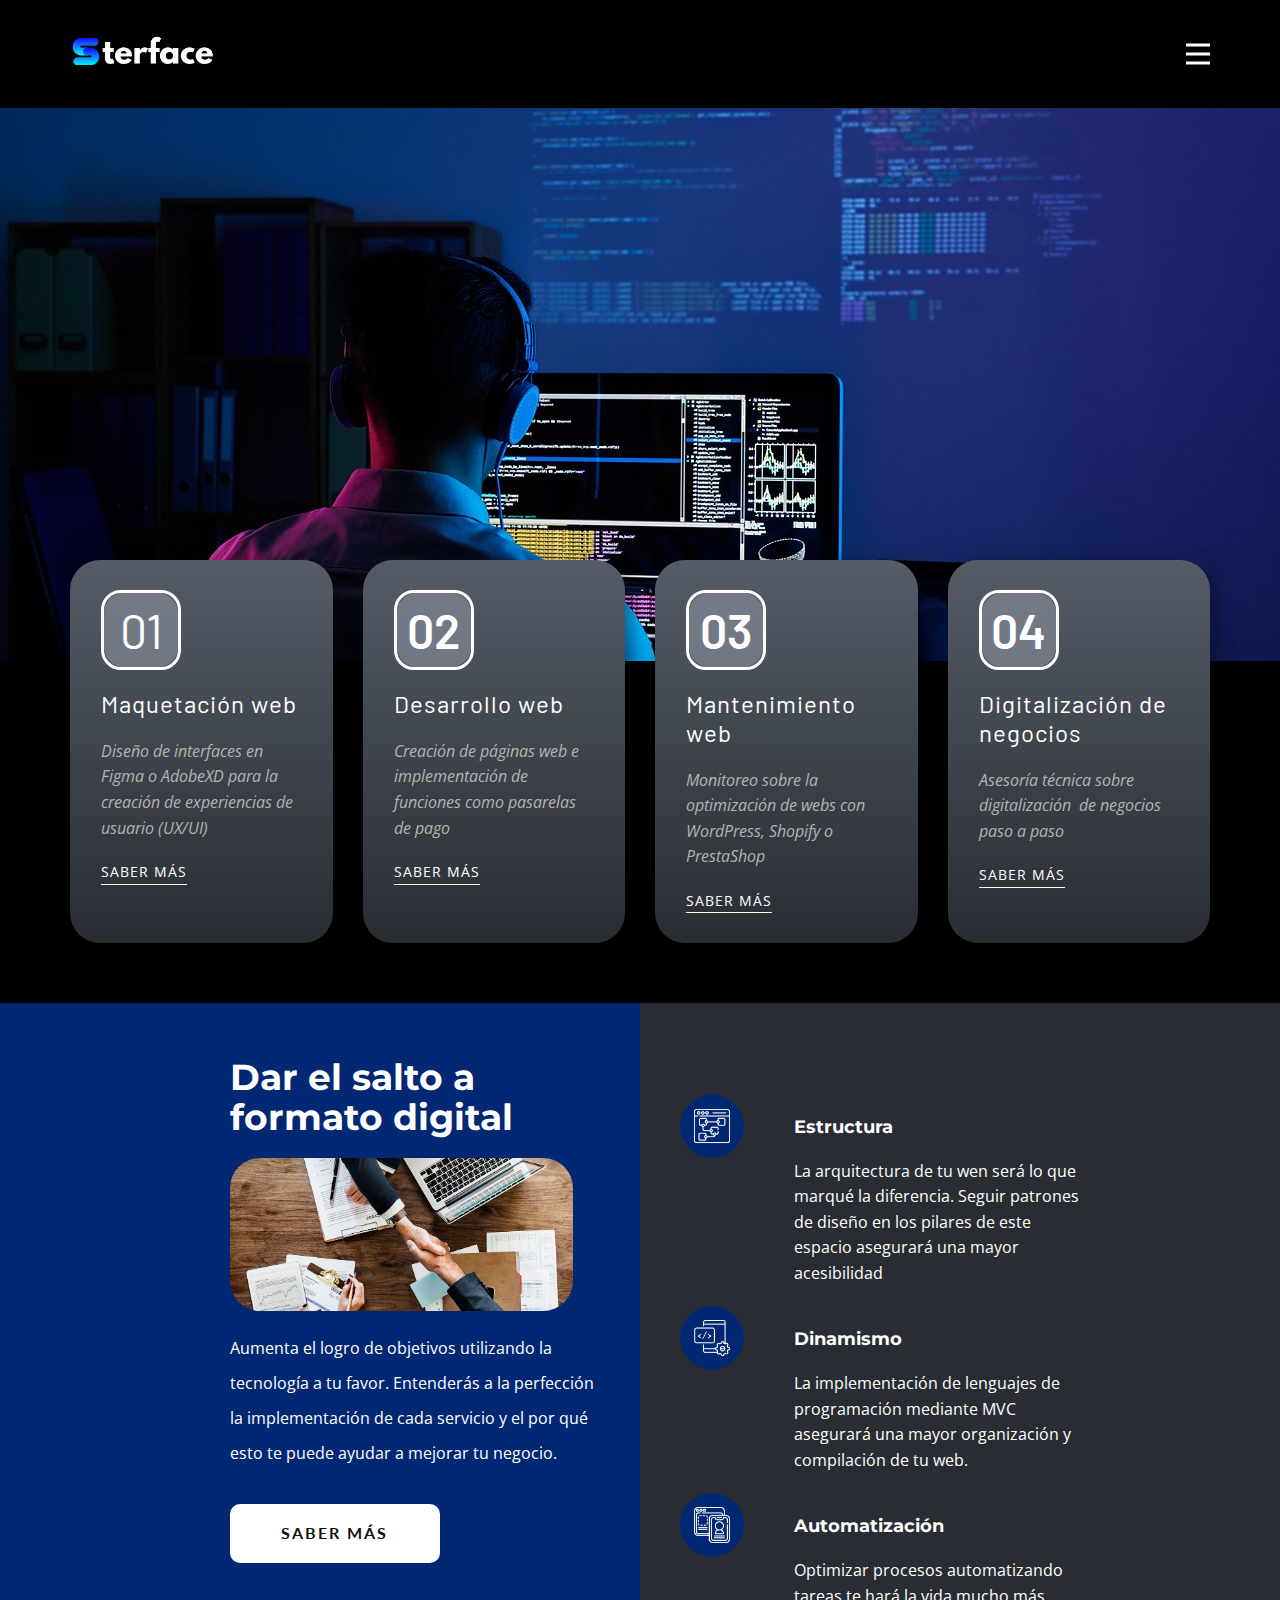
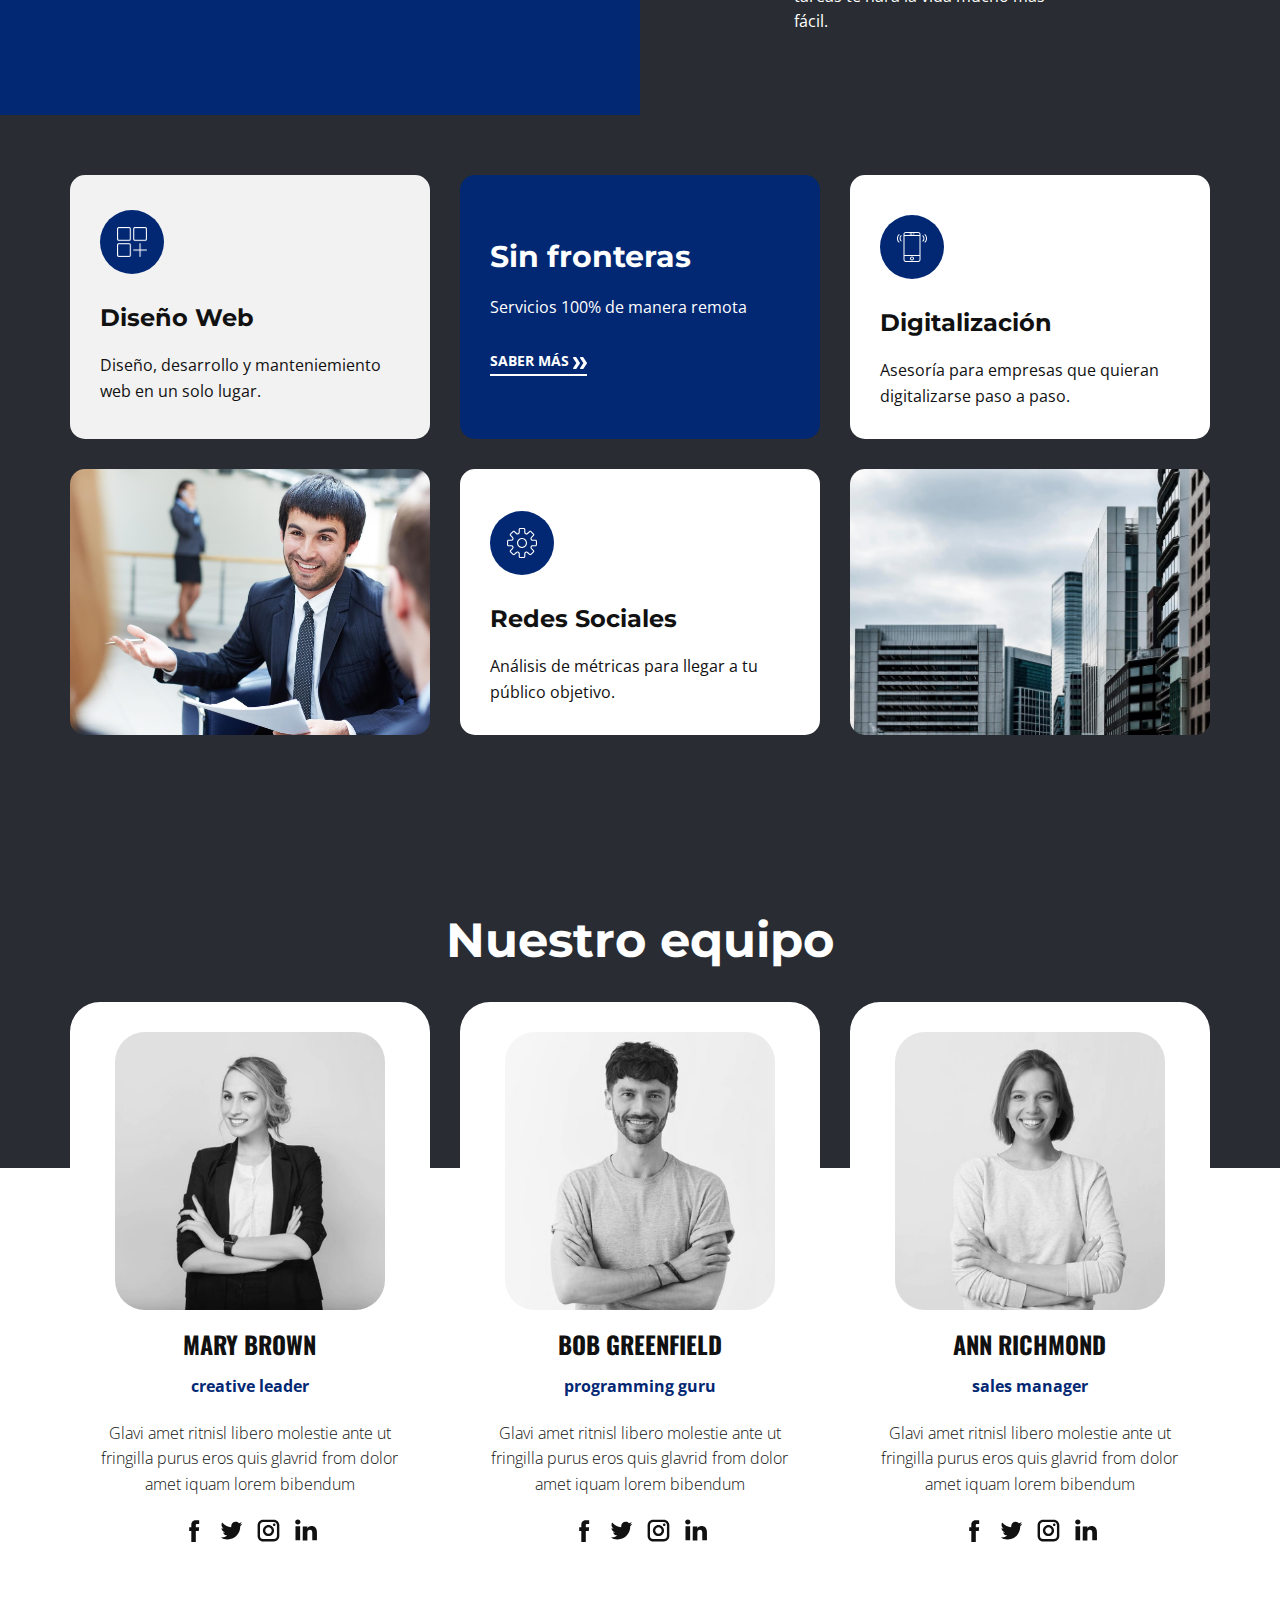
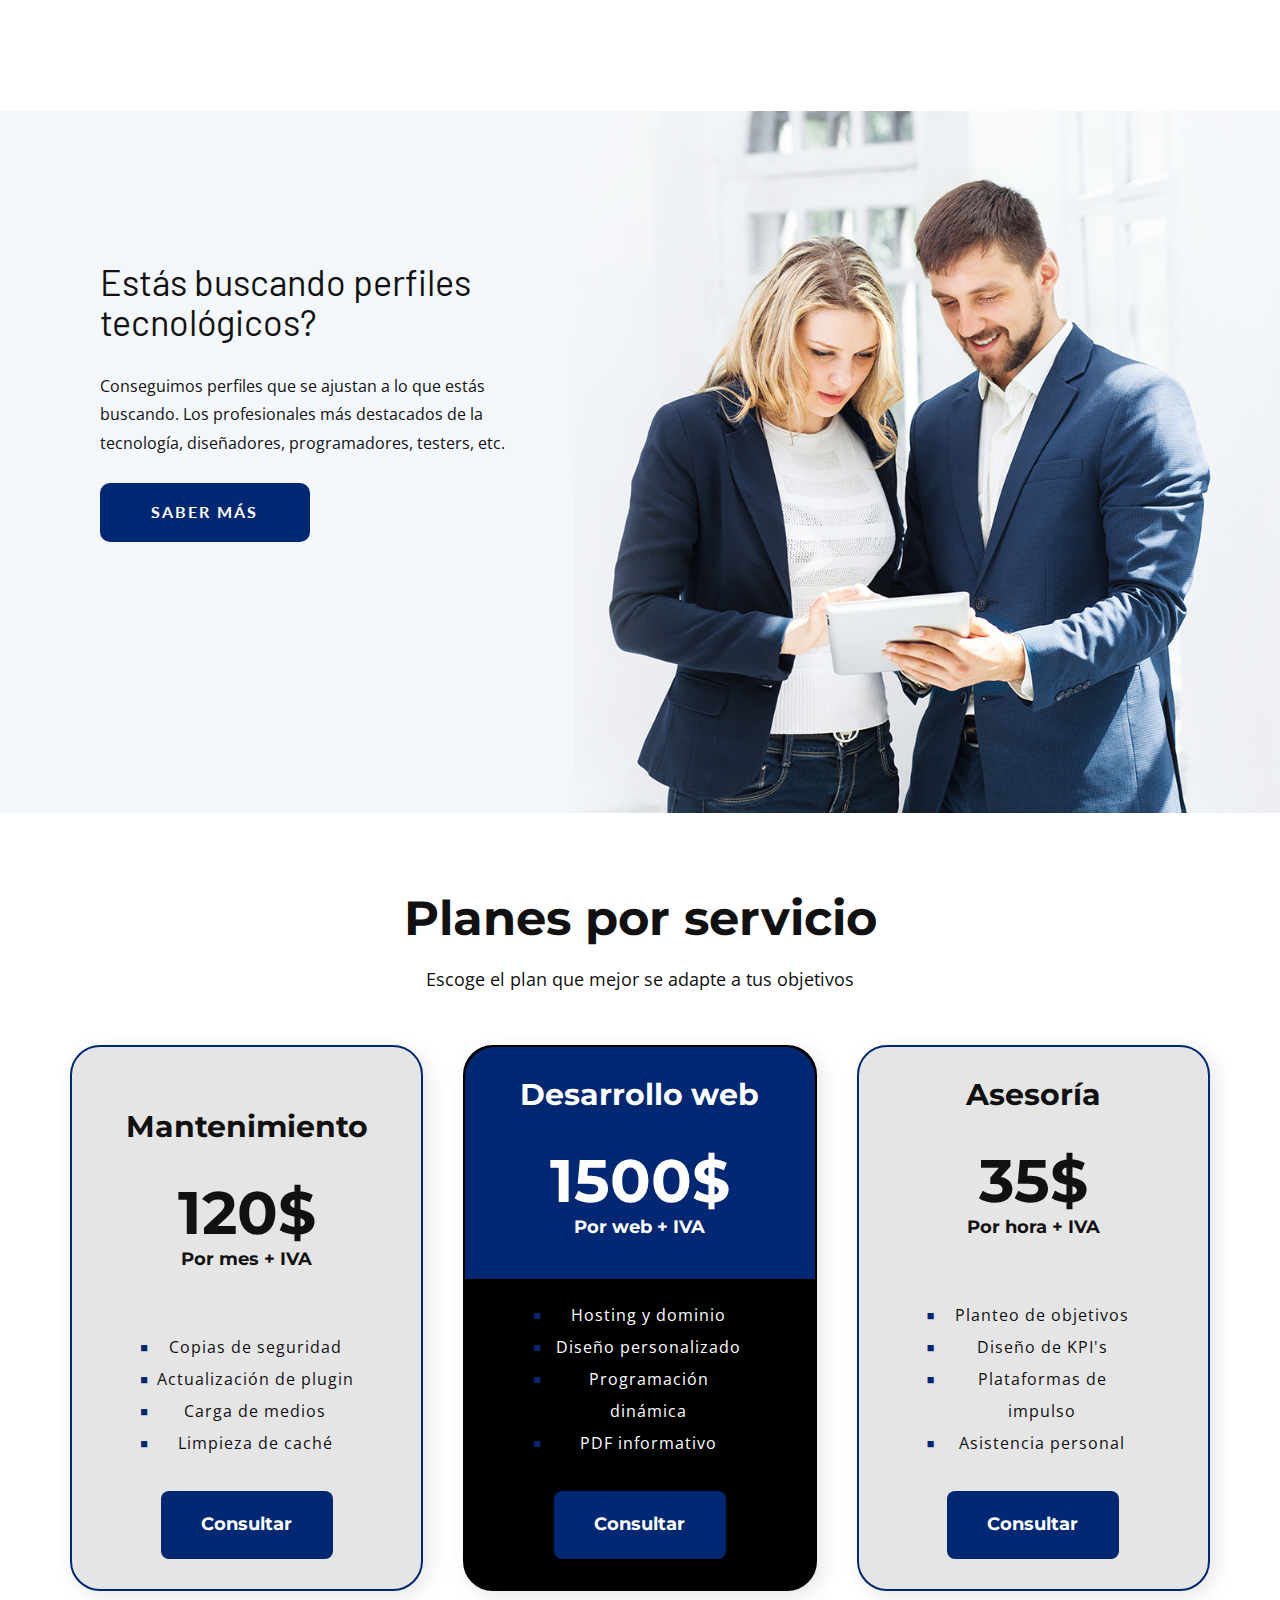
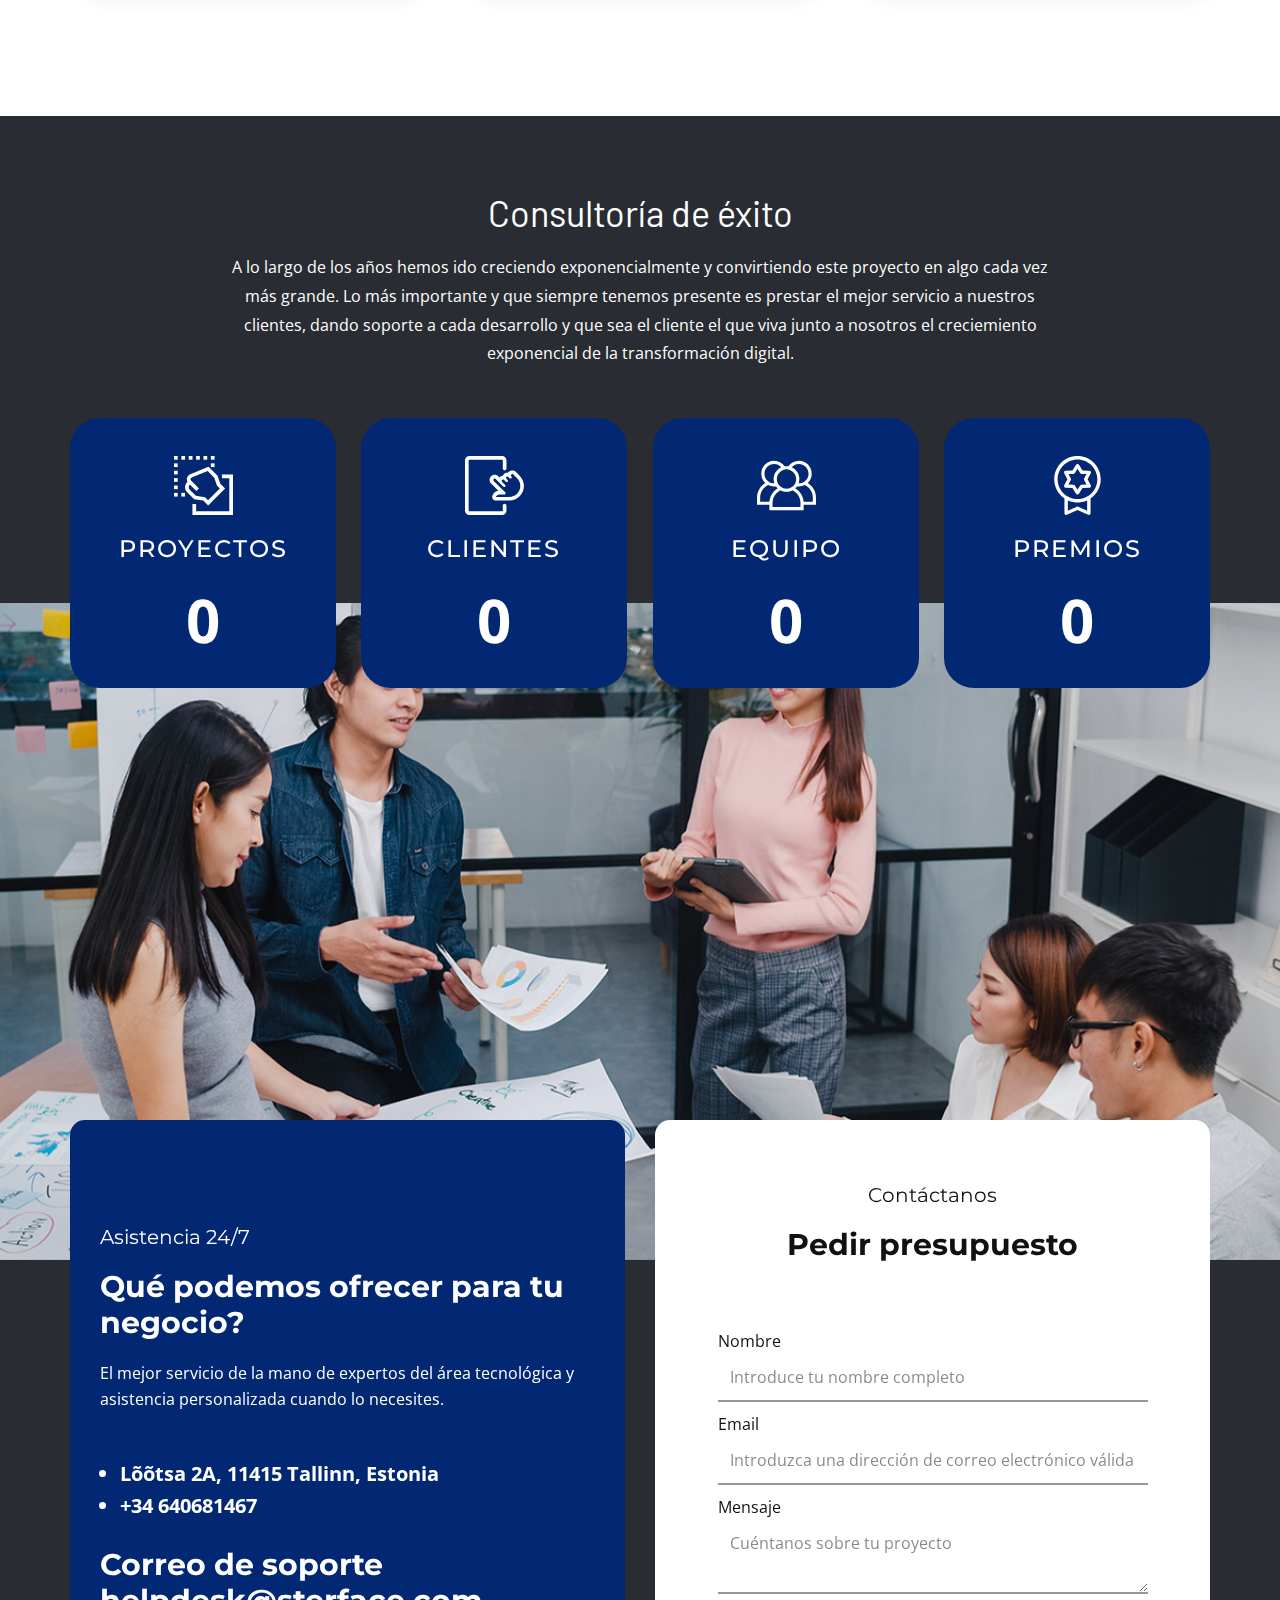
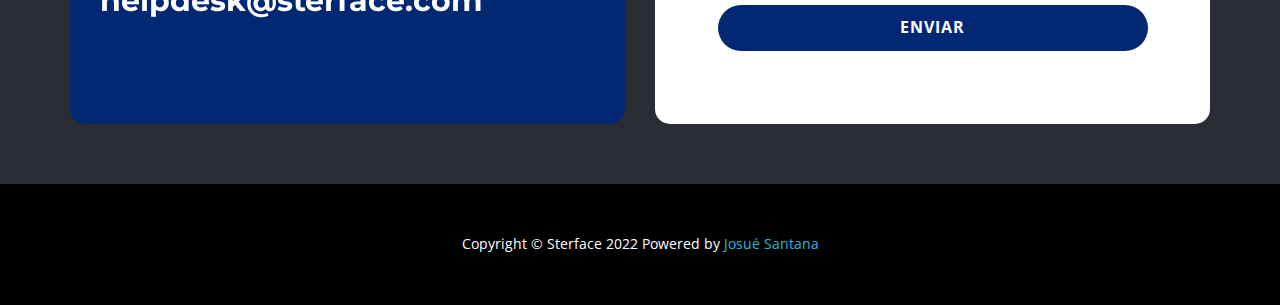
<file: index.html>
<!DOCTYPE html>
<html style="font-size: 16px;" lang="es"><head>
    <meta name="viewport" content="width=device-width, initial-scale=1.0">
    <meta charset="utf-8">
    <meta name="keywords" content="01, 02, 03, 04, ​A Founder Branding Agency, Meet The Team
Our Professionals, ​How does startup funding work?, ​Your vision plus our expertise, ​Small Pricing Plan For Your Creative Business, ​Consulting Successes">
    <meta name="description" content="">
    <title>Sterface</title>
    <link rel="stylesheet" href="nicepage.css" media="screen">
<link rel="stylesheet" href="Sterface.css" media="screen">
    <script class="u-script" type="text/javascript" src="jquery.js" defer=""></script>
    <script class="u-script" type="text/javascript" src="nicepage.js" defer=""></script>
    <meta name="generator" content="Nicepage 5.1.5, nicepage.com">
    <meta name="referrer" content="origin">
    <link id="u-theme-google-font" rel="stylesheet" href="https://fonts.googleapis.com/css?family=Open+Sans:300,300i,400,400i,500,500i,600,600i,700,700i,800,800i|Barlow:100,100i,200,200i,300,300i,400,400i,500,500i,600,600i,700,700i,800,800i,900,900i">
    <link id="u-page-google-font" rel="stylesheet" href="https://fonts.googleapis.com/css?family=Montserrat:100,100i,200,200i,300,300i,400,400i,500,500i,600,600i,700,700i,800,800i,900,900i|Lato:100,100i,300,300i,400,400i,700,700i,900,900i|Oswald:200,300,400,500,600,700">
    
    
    
    
    
    
    
    
    
    <script type="application/ld+json">{
		"@context": "http://schema.org",
		"@type": "Organization",
		"name": "",
		"logo": "images/sterface3.png"
}</script>
    <meta name="theme-color" content="#29b7dd">
    <meta property="og:title" content="Sterface">
    <meta property="og:type" content="website">
  </head>
  <body data-home-page="Sterface.html" data-home-page-title="Sterface" class="u-body u-xl-mode" data-lang="es"><header class="u-clearfix u-custom-color-1 u-header u-header" id="sec-2485"><a href="https://josuesmoody.github.io/sterface.github.io/" class="u-image u-logo u-image-1" data-image-width="500" data-image-height="500">
        <img src="images/sterface3.png" class="u-logo-image u-logo-image-1">
      </a><nav class="u-menu u-menu-hamburger u-offcanvas u-menu-1" data-responsive-from="XL">
        <div class="menu-collapse" style="font-size: 1rem; letter-spacing: 0px; font-weight: 700; text-transform: uppercase;">
          <a class="u-button-style u-custom-active-border-color u-custom-border u-custom-border-color u-custom-borders u-custom-hover-border-color u-custom-left-right-menu-spacing u-custom-padding-bottom u-custom-text-color u-custom-text-hover-color u-custom-top-bottom-menu-spacing u-nav-link u-text-active-palette-1-base u-text-hover-palette-2-base u-text-white" href="#" data-lang-en="{&quot;content&quot;:&quot;<svg class=\&quot;u-svg-link\&quot; viewBox=\&quot;0 0 24 24\&quot;><use xmlns:xlink=\&quot;http://www.w3.org/1999/xlink\&quot; xlink:href=\&quot;#menu-hamburger\&quot;></use></svg><svg class=\&quot;u-svg-content\&quot; version=\&quot;1.1\&quot; id=\&quot;menu-hamburger\&quot; viewBox=\&quot;0 0 16 16\&quot; x=\&quot;0px\&quot; y=\&quot;0px\&quot; xmlns:xlink=\&quot;http://www.w3.org/1999/xlink\&quot; xmlns=\&quot;http://www.w3.org/2000/svg\&quot;>    <g>        <rect y=\&quot;1\&quot; width=\&quot;16\&quot; height=\&quot;2\&quot;></rect>        <rect y=\&quot;7\&quot; width=\&quot;16\&quot; height=\&quot;2\&quot;></rect>        <rect y=\&quot;13\&quot; width=\&quot;16\&quot; height=\&quot;2\&quot;></rect>    </g></svg>&quot;,&quot;href&quot;:&quot;#&quot;}">
            <svg class="u-svg-link" viewBox="0 0 24 24"><use xmlns:xlink="http://www.w3.org/1999/xlink" xlink:href="#menu-hamburger"></use></svg>
            <svg class="u-svg-content" version="1.1" id="menu-hamburger" viewBox="0 0 16 16" x="0px" y="0px" xmlns:xlink="http://www.w3.org/1999/xlink" xmlns="http://www.w3.org/2000/svg"><g><rect y="1" width="16" height="2"></rect><rect y="7" width="16" height="2"></rect><rect y="13" width="16" height="2"></rect>
</g></svg>
          </a>
        </div>
        <div class="u-nav-container" wfd-invisible="true">
          <ul class="u-nav u-spacing-30 u-unstyled u-nav-1"><li class="u-nav-item"><a class="u-border-2 u-border-active-palette-1-base u-border-hover-palette-1-base u-border-no-left u-border-no-right u-border-no-top u-button-style u-nav-link u-text-active-palette-1-base u-text-grey-90 u-text-hover-grey-90" href="Contacto.html" style="padding: 10px 0px;">Contacto</a>
</li><li class="u-nav-item"><a class="u-border-2 u-border-active-palette-1-base u-border-hover-palette-1-base u-border-no-left u-border-no-right u-border-no-top u-button-style u-nav-link u-text-active-palette-1-base u-text-grey-90 u-text-hover-grey-90" href="Sterface.html" style="padding: 10px 0px;">Sterface</a>
</li></ul>
        </div>
        <div class="u-nav-container-collapse">
          <div class="u-black u-container-style u-inner-container-layout u-opacity u-opacity-95 u-sidenav">
            <div class="u-inner-container-layout u-sidenav-overflow">
              <div class="u-menu-close"></div>
              <ul class="u-align-center u-nav u-popupmenu-items u-unstyled u-nav-2"><li class="u-nav-item"><a class="u-button-style u-nav-link" href="Contacto.html" style="padding: 10px 20px;">Contacto</a>
</li><li class="u-nav-item"><a class="u-button-style u-nav-link" href="Sterface.html" style="padding: 10px 20px;">Sterface</a>
</li></ul>
            </div>
          </div>
          <div class="u-black u-menu-overlay u-opacity u-opacity-70" wfd-invisible="true"></div>
        </div>
      </nav></header> 
    <section class="u-align-center u-black u-clearfix u-section-1" id="sec-039a">
      <img class="u-expanded-width u-image u-image-1" src="images/a2a622021c74b4054a7c911afc9f2363124c20e4a64864563269fb0104331847424209d29eeb4605c434a5d0b5a604b1b323ccc79b0091b1987b99_1280.jpg" data-image-width="1280" data-image-height="854">
      <div class="u-list u-list-1">
        <div class="u-repeater u-repeater-1">
          <div class="u-align-left u-container-style u-gradient u-list-item u-radius-30 u-repeater-item u-shape-round u-list-item-1">
            <div class="u-container-layout u-similar-container u-valign-top u-container-layout-1">
              <div class="u-align-center u-border-radius-50 u-container-style u-group u-opacity u-opacity-65 u-palette-5-dark-1 u-radius-20 u-shape-round u-group-1">
                <div class="u-container-layout u-valign-middle u-container-layout-2">
                  <h2 class="u-text u-text-1" data-lang-en="01">01</h2>
                </div>
              </div>
              <h5 class="u-text u-text-body-alt-color u-text-2" data-lang-en="Logo design">Maquetación web</h5>
              <p class="u-text u-text-default u-text-grey-30 u-text-3" data-lang-en="Sample text. Click to select the text box. Click again or double click to start editing the text.">Diseño de interfaces en Figma o AdobeXD para la creación de experiencias de usuario (UX/UI)</p>
              <a href="#" class="u-border-1 u-border-hover-palette-1-base u-border-no-left u-border-no-right u-border-no-top u-border-white u-bottom-left-radius-0 u-bottom-right-radius-0 u-btn u-button-style u-none u-radius-0 u-text-body-alt-color u-top-left-radius-0 u-top-right-radius-0 u-btn-1" data-lang-en="{&quot;content&quot;:&quot;learn more&quot;,&quot;href&quot;:&quot;https://nicepage.com/k/arabic-style-html-templates&quot;}">SABER MÁS</a>
            </div>
          </div>
          <div class="u-align-left u-container-style u-gradient u-list-item u-radius-30 u-repeater-item u-shape-round u-list-item-2">
            <div class="u-container-layout u-similar-container u-valign-top u-container-layout-3">
              <div class="u-align-center u-border-radius-50 u-container-style u-group u-opacity u-opacity-65 u-palette-5-dark-1 u-radius-20 u-shape-round u-video-cover u-group-2">
                <div class="u-container-layout u-valign-middle u-container-layout-4">
                  <h2 class="u-text u-text-default u-text-4" data-lang-en="02">02</h2>
                </div>
              </div>
              <h5 class="u-text u-text-body-alt-color u-text-5" data-lang-en="Your Strategy">Desarrollo web</h5>
              <p class="u-text u-text-default u-text-grey-30 u-text-6" data-lang-en="Sample text. Click to select the text box. Click again or double click to start editing the text.">Creación de páginas web e implementación de funciones como pasarelas de pago</p>
              <a href="#" class="u-border-1 u-border-hover-palette-1-base u-border-no-left u-border-no-right u-border-no-top u-border-white u-bottom-left-radius-0 u-bottom-right-radius-0 u-btn u-button-style u-none u-radius-0 u-text-body-alt-color u-top-left-radius-0 u-top-right-radius-0 u-btn-2" data-lang-en="{&quot;content&quot;:&quot;learn more&quot;,&quot;href&quot;:&quot;https://nicepage.com/c/about-us-html-templates&quot;}">SABER MÁS</a>
            </div>
          </div>
          <div class="u-align-left u-container-style u-gradient u-list-item u-radius-30 u-repeater-item u-shape-round u-list-item-3">
            <div class="u-container-layout u-similar-container u-valign-top u-container-layout-5">
              <div class="u-align-center u-border-radius-50 u-container-style u-group u-opacity u-opacity-65 u-palette-5-dark-1 u-radius-20 u-shape-round u-video-cover u-group-3">
                <div class="u-container-layout u-valign-middle u-container-layout-6">
                  <h2 class="u-text u-text-default u-text-7" data-lang-en="03">03</h2>
                </div>
              </div>
              <h5 class="u-text u-text-body-alt-color u-text-8" data-lang-en="Guidelines">Mantenimiento web</h5>
              <p class="u-text u-text-default u-text-grey-30 u-text-9" data-lang-en="Sample text. Click to select the text box. Click again or double click to start editing the text.">Monitoreo sobre la optimización de webs con WordPress, Shopify o PrestaShop</p>
              <a href="#" class="u-border-1 u-border-hover-palette-1-base u-border-no-left u-border-no-right u-border-no-top u-border-white u-bottom-left-radius-0 u-bottom-right-radius-0 u-btn u-button-style u-none u-radius-0 u-text-body-alt-color u-top-left-radius-0 u-top-right-radius-0 u-btn-3" data-lang-en="{&quot;content&quot;:&quot;learn more&quot;,&quot;href&quot;:&quot;https://nicepage.com/k/dog-website-templates&quot;}">SABER MÁS</a>
            </div>
          </div>
          <div class="u-align-left u-container-style u-gradient u-list-item u-radius-30 u-repeater-item u-shape-round u-list-item-3">
            <div class="u-container-layout u-similar-container u-valign-top u-container-layout-5">
              <div class="u-align-center u-border-radius-50 u-container-style u-group u-opacity u-opacity-65 u-palette-5-dark-1 u-radius-20 u-shape-round u-video-cover u-group-3">
                <div class="u-container-layout u-valign-middle u-container-layout-6">
                  <h2 class="u-text u-text-default u-text-7" data-lang-en="04">04</h2>
                </div>
              </div>
              <h5 class="u-text u-text-body-alt-color u-text-8" data-lang-en="Style Guide">Digitalización de negocios</h5>
              <p class="u-text u-text-default u-text-grey-30 u-text-12" data-lang-en="Sample text. Click to select the text box. Click again or double click to start editing the text.">Asesoría técnica sobre digitalización&nbsp; de negocios paso a paso</p>
              <a href="#" class="u-border-1 u-border-hover-palette-1-base u-border-no-left u-border-no-right u-border-no-top u-border-white u-bottom-left-radius-0 u-bottom-right-radius-0 u-btn u-button-style u-none u-radius-0 u-text-body-alt-color u-top-left-radius-0 u-top-right-radius-0 u-btn-3" data-lang-en="{&quot;content&quot;:&quot;learn more&quot;,&quot;href&quot;:&quot;https://nicepage.best&quot;}">SABER MÁS</a>
            </div>
          </div>
        </div>
      </div>
    </section>
    <section class="u-align-center u-clearfix u-section-2" id="sec-cb4e">
      <div class="u-clearfix u-expanded-width u-layout-wrap u-layout-wrap-1">
        <div class="u-gutter-0 u-layout">
          <div class="u-layout-row">
            <div class="u-align-left u-container-style u-custom-color-3 u-layout-cell u-size-30 u-layout-cell-1">
              <div class="u-container-layout u-container-layout-1">
                <h2 class="u-custom-font u-font-montserrat u-text u-text-1" data-lang-en="​A Founder Branding Agency"> Dar el salto a formato digital</h2>
                <img class="u-image u-image-round u-radius-30 u-image-1" src="images/hgghgh.jpg" alt="" data-image-width="1000" data-image-height="722">
                <p class="u-text u-text-2" data-lang-en="​Pulvinar pellentesque habitant morbi tristique senectus et netus et. Venenatis tellus in metus vulputate. Aliquet nec ullamcorper sit amet risus nullam eget.">Aumenta el logro de objetivos utilizando la tecnología a tu favor. Entenderás a la perfección la implementación de cada servicio y el por qué esto te puede ayudar a mejorar tu negocio.</p>
                <a href="#" class="u-active-black u-border-none u-btn u-btn-round u-button-style u-custom-font u-font-lato u-hover-black u-radius-10 u-white u-btn-1" data-lang-en="{&quot;content&quot;:&quot;read more&quot;,&quot;href&quot;:&quot;https://nicepage.dev&quot;}">SABER MÁS</a>
              </div>
            </div>
            <div class="u-align-left u-container-style u-layout-cell u-palette-5-dark-3 u-shape-rectangle u-size-30 u-layout-cell-2">
              <div class="u-container-layout u-valign-middle u-container-layout-2">
                <div class="u-expanded-width u-list u-list-1">
                  <div class="u-repeater u-repeater-1">
                    <div class="u-align-left u-container-style u-list-item u-repeater-item u-shape-rectangle u-list-item-1">
                      <div class="u-container-layout u-similar-container u-container-layout-3"><span class="u-custom-color-3 u-file-icon u-icon u-icon-circle u-icon-1"><img src="images/1548686-7d654094.png" alt=""></span>
                        <h6 class="u-custom-font u-font-montserrat u-text u-text-3" data-lang-en="​UI/UX Development">Estructura</h6>
                        <p class="u-text u-text-4" data-lang-en="Sample text. Click to select the text box. Click again or double click to start editing the text.">La arquitectura de tu wen será lo que marqué la diferencia. Seguir patrones de diseño en los pilares de este espacio asegurará una mayor acesibilidad</p>
                      </div>
                    </div>
                    <div class="u-align-left u-container-style u-list-item u-repeater-item u-shape-rectangle u-list-item-2">
                      <div class="u-container-layout u-similar-container u-container-layout-4"><span class="u-custom-color-3 u-file-icon u-icon u-icon-circle u-icon-2"><img src="images/1688519-4be21838.png" alt=""></span>
                        <h6 class="u-custom-font u-font-montserrat u-text u-text-5" data-lang-en="​Databass Planning"> Dinamismo</h6>
                        <p class="u-text u-text-6" data-lang-en="Sample text. Click to select the text box. Click again or double click to start editing the text.">La implementación de lenguajes de programación mediante MVC asegurará una mayor organización y compilación de tu web.</p>
                      </div>
                    </div>
                    <div class="u-align-left u-container-style u-list-item u-repeater-item u-shape-rectangle u-list-item-3">
                      <div class="u-container-layout u-similar-container u-container-layout-5"><span class="u-custom-color-3 u-file-icon u-icon u-icon-circle u-icon-3"><img src="images/4365874-4e9396a9.png" alt=""></span>
                        <h6 class="u-custom-font u-font-montserrat u-text u-text-7" data-lang-en="​World Business"> Automatización</h6>
                        <p class="u-text u-text-8" data-lang-en="Sample text. Click to select the text box. Click again or double click to start editing the text.">Optimizar procesos automatizando tareas te hará la vida mucho más fácil.</p>
                      </div>
                    </div>
                  </div>
                </div>
              </div>
            </div>
          </div>
        </div>
      </div>
    </section>
    <section class="u-clearfix u-palette-5-dark-3 u-section-3" id="carousel_8250">
      <div class="u-clearfix u-sheet u-sheet-1">
        <div class="u-clearfix u-expanded-width u-gutter-30 u-layout-wrap u-layout-wrap-1">
          <div class="u-layout">
            <div class="u-layout-col">
              <div class="u-size-30">
                <div class="u-layout-row">
                  <div class="u-align-left u-container-style u-grey-5 u-layout-cell u-radius-30 u-size-20 u-layout-cell-1">
                    <div class="u-container-layout u-valign-middle u-container-layout-1"><span class="u-custom-color-3 u-file-icon u-icon u-icon-circle u-icon-1"><img src="images/16.png" alt=""></span>
                      <h4 class="u-custom-font u-font-montserrat u-text u-text-default u-text-1" data-lang-en="​Website Design"> Diseño Web</h4>
                      <p class="u-text u-text-default u-text-2" data-lang-en="Sample text. Click to select the Text Element.">Diseño, desarrollo y manteniemiento web en un solo lugar.</p>
                    </div>
                  </div>
                  <div class="u-align-left u-container-style u-custom-color-3 u-layout-cell u-radius-30 u-shape-round u-size-20 u-layout-cell-2">
                    <div class="u-container-layout u-valign-middle u-container-layout-2">
                      <h3 class="u-custom-font u-font-montserrat u-text u-text-default u-text-3" data-lang-en="​Our call service world quality">Sin fronteras</h3>
                      <p class="u-text u-text-default u-text-4" data-lang-en="Sample text. Click to select the Text Element.">Servicios 100% de manera remota</p>
                      <a href="#" class="u-border-2 u-border-active-palette-1-light-2 u-border-hover-palette-1-light-2 u-border-no-left u-border-no-right u-border-no-top u-border-white u-bottom-left-radius-0 u-bottom-right-radius-0 u-btn u-button-style u-none u-radius-0 u-text-active-palette-1-light-2 u-text-body-alt-color u-text-hover-palette-1-light-2 u-top-left-radius-0 u-top-right-radius-0 u-btn-1" data-lang-en="{&quot;content&quot;:&quot;Read More&amp;nbsp;<span class=\&quot;u-icon u-text-white\&quot; style=\&quot;\&quot;><svg xmlns=\&quot;http://www.w3.org/2000/svg\&quot; xmlns:xlink=\&quot;http://www.w3.org/1999/xlink\&quot; version=\&quot;1.1\&quot; xml:space=\&quot;preserve\&quot; class=\&quot;u-svg-content\&quot; viewBox=\&quot;0 -32 426.66667 426\&quot; data-color=\&quot;#000000\&quot; style=\&quot;width: 1em; height: 1em;\&quot;><path d=\&quot;m213.332031 181.667969c0 4.265625-1.277343 8.53125-3.625 11.730469l-106.667969 160c-3.839843 5.761718-10.238281 9.601562-17.707031 9.601562h-64c-11.730469 0-21.332031-9.601562-21.332031-21.332031 0-4.269531 1.28125-8.535157 3.625-11.734375l98.773438-148.265625-98.773438-148.269531c-2.34375-3.199219-3.625-7.464844-3.625-11.730469 0-11.734375 9.601562-21.335938 21.332031-21.335938h64c7.46875 0 13.867188 3.839844 17.707031 9.601563l106.667969 160c2.347657 3.199218 3.625 7.464844 3.625 11.734375zm0 0\&quot;></path><path d=\&quot;m426.667969 181.667969c0 4.265625-1.28125 8.53125-3.628907 11.730469l-106.664062 160c-3.839844 5.761718-10.242188 9.601562-17.707031 9.601562h-64c-11.734375 0-21.335938-9.601562-21.335938-21.332031 0-4.269531 1.28125-8.535157 3.628907-11.734375l98.773437-148.265625-98.773437-148.269531c-2.347657-3.199219-3.628907-7.464844-3.628907-11.730469 0-11.734375 9.601563-21.335938 21.335938-21.335938h64c7.464843 0 13.867187 3.839844 17.707031 9.601563l106.664062 160c2.347657 3.199218 3.628907 7.464844 3.628907 11.734375zm0 0\&quot;></path></svg><img></span>​&quot;,&quot;href&quot;:&quot;https://nicepage.site&quot;}">SABER MÁS&nbsp;<span class="u-icon u-text-white"><svg class="u-svg-content" viewBox="0 -32 426.66667 426" style="width: 1em; height: 1em;"><path d="m213.332031 181.667969c0 4.265625-1.277343 8.53125-3.625 11.730469l-106.667969 160c-3.839843 5.761718-10.238281 9.601562-17.707031 9.601562h-64c-11.730469 0-21.332031-9.601562-21.332031-21.332031 0-4.269531 1.28125-8.535157 3.625-11.734375l98.773438-148.265625-98.773438-148.269531c-2.34375-3.199219-3.625-7.464844-3.625-11.730469 0-11.734375 9.601562-21.335938 21.332031-21.335938h64c7.46875 0 13.867188 3.839844 17.707031 9.601563l106.667969 160c2.347657 3.199218 3.625 7.464844 3.625 11.734375zm0 0"></path><path d="m426.667969 181.667969c0 4.265625-1.28125 8.53125-3.628907 11.730469l-106.664062 160c-3.839844 5.761718-10.242188 9.601562-17.707031 9.601562h-64c-11.734375 0-21.335938-9.601562-21.335938-21.332031 0-4.269531 1.28125-8.535157 3.628907-11.734375l98.773437-148.265625-98.773437-148.269531c-2.347657-3.199219-3.628907-7.464844-3.628907-11.730469 0-11.734375 9.601563-21.335938 21.335938-21.335938h64c7.464843 0 13.867187 3.839844 17.707031 9.601563l106.664062 160c2.347657 3.199218 3.628907 7.464844 3.628907 11.734375zm0 0"></path></svg><img></span>
                      </a>
                    </div>
                  </div>
                  <div class="u-align-left u-container-style u-layout-cell u-radius-30 u-shape-round u-size-20 u-white u-layout-cell-3">
                    <div class="u-container-layout u-container-layout-3"><span class="u-custom-color-3 u-icon u-icon-circle u-text-white u-icon-3"><svg class="u-svg-link" preserveAspectRatio="xMidYMin slice" viewBox="0 0 60 60" style=""><use xmlns:xlink="http://www.w3.org/1999/xlink" xlink:href="#svg-78ad"></use></svg><svg class="u-svg-content" viewBox="0 0 60 60" x="0px" y="0px" id="svg-78ad" style="enable-background:new 0 0 60 60;"><g><path d="M42.595,0H17.405C14.977,0,13,1.977,13,4.405v51.189C13,58.023,14.977,60,17.405,60h25.189C45.023,60,47,58.023,47,55.595
		V4.405C47,1.977,45.023,0,42.595,0z M15,8h30v38H15V8z M17.405,2h25.189C43.921,2,45,3.079,45,4.405V6H15V4.405
		C15,3.079,16.079,2,17.405,2z M42.595,58H17.405C16.079,58,15,56.921,15,55.595V48h30v7.595C45,56.921,43.921,58,42.595,58z"></path><path d="M30,49c-2.206,0-4,1.794-4,4s1.794,4,4,4s4-1.794,4-4S32.206,49,30,49z M30,55c-1.103,0-2-0.897-2-2s0.897-2,2-2
		s2,0.897,2,2S31.103,55,30,55z"></path><path d="M26,5h4c0.553,0,1-0.447,1-1s-0.447-1-1-1h-4c-0.553,0-1,0.447-1,1S25.447,5,26,5z"></path><path d="M33,5h1c0.553,0,1-0.447,1-1s-0.447-1-1-1h-1c-0.553,0-1,0.447-1,1S32.447,5,33,5z"></path><path d="M56.612,4.569c-0.391-0.391-1.023-0.391-1.414,0s-0.391,1.023,0,1.414c3.736,3.736,3.736,9.815,0,13.552
		c-0.391,0.391-0.391,1.023,0,1.414c0.195,0.195,0.451,0.293,0.707,0.293s0.512-0.098,0.707-0.293
		C61.128,16.434,61.128,9.085,56.612,4.569z"></path><path d="M52.401,6.845c-0.391-0.391-1.023-0.391-1.414,0s-0.391,1.023,0,1.414c1.237,1.237,1.918,2.885,1.918,4.639
		s-0.681,3.401-1.918,4.638c-0.391,0.391-0.391,1.023,0,1.414c0.195,0.195,0.451,0.293,0.707,0.293s0.512-0.098,0.707-0.293
		c1.615-1.614,2.504-3.764,2.504-6.052S54.017,8.459,52.401,6.845z"></path><path d="M4.802,5.983c0.391-0.391,0.391-1.023,0-1.414s-1.023-0.391-1.414,0c-4.516,4.516-4.516,11.864,0,16.38
		c0.195,0.195,0.451,0.293,0.707,0.293s0.512-0.098,0.707-0.293c0.391-0.391,0.391-1.023,0-1.414
		C1.065,15.799,1.065,9.72,4.802,5.983z"></path><path d="M9.013,6.569c-0.391-0.391-1.023-0.391-1.414,0c-1.615,1.614-2.504,3.764-2.504,6.052s0.889,4.438,2.504,6.053
		c0.195,0.195,0.451,0.293,0.707,0.293s0.512-0.098,0.707-0.293c0.391-0.391,0.391-1.023,0-1.414
		c-1.237-1.237-1.918-2.885-1.918-4.639S7.775,9.22,9.013,7.983C9.403,7.593,9.403,6.96,9.013,6.569z"></path>
</g></svg></span>
                      <h4 class="u-custom-font u-font-montserrat u-text u-text-default u-text-5" data-lang-en="​Online Research"> Digitalización</h4>
                      <p class="u-text u-text-default u-text-6" data-lang-en="Sample text. Click to select the Text Element.">Asesoría para empresas que quieran digitalizarse paso a paso.</p>
                    </div>
                  </div>
                </div>
              </div>
              <div class="u-size-30">
                <div class="u-layout-row">
                  <div class="u-align-left u-container-style u-image u-image-round u-layout-cell u-radius-30 u-size-20 u-image-1" data-image-width="1405" data-image-height="1080">
                    <div class="u-container-layout u-container-layout-4"></div>
                  </div>
                  <div class="u-align-left u-container-style u-layout-cell u-radius-30 u-shape-round u-size-20 u-white u-layout-cell-5">
                    <div class="u-container-layout u-container-layout-5"><span class="u-custom-color-3 u-icon u-icon-circle u-text-white u-icon-4"><svg class="u-svg-link" preserveAspectRatio="xMidYMin slice" viewBox="0 0 54 54" style=""><use xmlns:xlink="http://www.w3.org/1999/xlink" xlink:href="#svg-21ff"></use></svg><svg class="u-svg-content" viewBox="0 0 54 54" x="0px" y="0px" id="svg-21ff" style="enable-background:new 0 0 54 54;"><g><path d="M51.22,21h-5.052c-0.812,0-1.481-0.447-1.792-1.197s-0.153-1.54,0.42-2.114l3.572-3.571
		c0.525-0.525,0.814-1.224,0.814-1.966c0-0.743-0.289-1.441-0.814-1.967l-4.553-4.553c-1.05-1.05-2.881-1.052-3.933,0l-3.571,3.571
		c-0.574,0.573-1.366,0.733-2.114,0.421C33.447,9.313,33,8.644,33,7.832V2.78C33,1.247,31.753,0,30.22,0H23.78
		C22.247,0,21,1.247,21,2.78v5.052c0,0.812-0.447,1.481-1.197,1.792c-0.748,0.313-1.54,0.152-2.114-0.421l-3.571-3.571
		c-1.052-1.052-2.883-1.05-3.933,0l-4.553,4.553c-0.525,0.525-0.814,1.224-0.814,1.967c0,0.742,0.289,1.44,0.814,1.966l3.572,3.571
		c0.573,0.574,0.73,1.364,0.42,2.114S8.644,21,7.832,21H2.78C1.247,21,0,22.247,0,23.78v6.439C0,31.753,1.247,33,2.78,33h5.052
		c0.812,0,1.481,0.447,1.792,1.197s0.153,1.54-0.42,2.114l-3.572,3.571c-0.525,0.525-0.814,1.224-0.814,1.966
		c0,0.743,0.289,1.441,0.814,1.967l4.553,4.553c1.051,1.051,2.881,1.053,3.933,0l3.571-3.572c0.574-0.573,1.363-0.731,2.114-0.42
		c0.75,0.311,1.197,0.98,1.197,1.792v5.052c0,1.533,1.247,2.78,2.78,2.78h6.439c1.533,0,2.78-1.247,2.78-2.78v-5.052
		c0-0.812,0.447-1.481,1.197-1.792c0.751-0.312,1.54-0.153,2.114,0.42l3.571,3.572c1.052,1.052,2.883,1.05,3.933,0l4.553-4.553
		c0.525-0.525,0.814-1.224,0.814-1.967c0-0.742-0.289-1.44-0.814-1.966l-3.572-3.571c-0.573-0.574-0.73-1.364-0.42-2.114
		S45.356,33,46.168,33h5.052c1.533,0,2.78-1.247,2.78-2.78V23.78C54,22.247,52.753,21,51.22,21z M52,30.22
		C52,30.65,51.65,31,51.22,31h-5.052c-1.624,0-3.019,0.932-3.64,2.432c-0.622,1.5-0.295,3.146,0.854,4.294l3.572,3.571
		c0.305,0.305,0.305,0.8,0,1.104l-4.553,4.553c-0.304,0.304-0.799,0.306-1.104,0l-3.571-3.572c-1.149-1.149-2.794-1.474-4.294-0.854
		c-1.5,0.621-2.432,2.016-2.432,3.64v5.052C31,51.65,30.65,52,30.22,52H23.78C23.35,52,23,51.65,23,51.22v-5.052
		c0-1.624-0.932-3.019-2.432-3.64c-0.503-0.209-1.021-0.311-1.533-0.311c-1.014,0-1.997,0.4-2.761,1.164l-3.571,3.572
		c-0.306,0.306-0.801,0.304-1.104,0l-4.553-4.553c-0.305-0.305-0.305-0.8,0-1.104l3.572-3.571c1.148-1.148,1.476-2.794,0.854-4.294
		C10.851,31.932,9.456,31,7.832,31H2.78C2.35,31,2,30.65,2,30.22V23.78C2,23.35,2.35,23,2.78,23h5.052
		c1.624,0,3.019-0.932,3.64-2.432c0.622-1.5,0.295-3.146-0.854-4.294l-3.572-3.571c-0.305-0.305-0.305-0.8,0-1.104l4.553-4.553
		c0.304-0.305,0.799-0.305,1.104,0l3.571,3.571c1.147,1.147,2.792,1.476,4.294,0.854C22.068,10.851,23,9.456,23,7.832V2.78
		C23,2.35,23.35,2,23.78,2h6.439C30.65,2,31,2.35,31,2.78v5.052c0,1.624,0.932,3.019,2.432,3.64
		c1.502,0.622,3.146,0.294,4.294-0.854l3.571-3.571c0.306-0.305,0.801-0.305,1.104,0l4.553,4.553c0.305,0.305,0.305,0.8,0,1.104
		l-3.572,3.571c-1.148,1.148-1.476,2.794-0.854,4.294c0.621,1.5,2.016,2.432,3.64,2.432h5.052C51.65,23,52,23.35,52,23.78V30.22z"></path><path d="M27,18c-4.963,0-9,4.037-9,9s4.037,9,9,9s9-4.037,9-9S31.963,18,27,18z M27,34c-3.859,0-7-3.141-7-7s3.141-7,7-7
		s7,3.141,7,7S30.859,34,27,34z"></path>
</g></svg></span>
                      <h4 class="u-custom-font u-font-montserrat u-text u-text-default u-text-7" data-lang-en="​Social Media"> Redes Sociales</h4>
                      <p class="u-text u-text-default u-text-8" data-lang-en="Sample text. Click to select the Text Element.">Análisis de métricas para llegar a tu público objetivo.</p>
                    </div>
                  </div>
                  <div class="u-align-left u-container-style u-image u-image-round u-layout-cell u-radius-30 u-shape-round u-size-20 u-image-2" data-image-width="1920" data-image-height="1080">
                    <div class="u-container-layout u-valign-top u-container-layout-6"></div>
                  </div>
                </div>
              </div>
            </div>
          </div>
        </div>
      </div>
    </section>
    <section class="u-align-center u-clearfix u-section-4" id="carousel_2aaf">
      <div class="u-expanded-width u-palette-5-dark-3 u-shape u-shape-rectangle u-shape-1"></div>
      <h2 class="u-custom-font u-font-montserrat u-text u-text-body-alt-color u-text-default u-text-1" data-lang-en="Meet The Team
<br>Our Professionals">Nuestro equipo</h2>
      <div class="u-list u-list-1">
        <div class="u-repeater u-repeater-1">
          <div class="u-align-center u-container-style u-list-item u-radius-30 u-repeater-item u-shape-round u-white u-list-item-1">
            <div class="u-container-layout u-similar-container u-container-layout-1">
              <img alt="" class="u-image u-image-round u-radius-30 u-image-1" data-image-width="404" data-image-height="404" src="images/2.jpg">
              <h3 class="u-custom-font u-font-oswald u-text u-text-2" data-lang-en="mary Brown">mary Brown</h3>
              <p class="u-text u-text-custom-color-3 u-text-3" data-lang-en="creative leader">creative leader</p>
              <p class="u-text u-text-4" data-lang-en="Glavi amet ritnisl libero molestie ante ut fringilla purus eros quis glavrid from dolor amet iquam lorem bibendum">Glavi amet ritnisl libero molestie ante ut fringilla purus eros quis glavrid from dolor amet iquam lorem bibendum</p>
              <div class="u-social-icons u-spacing-10 u-social-icons-1">
                <a class="u-social-url" target="_blank" href=""><span class="u-icon u-icon-circle u-social-facebook u-social-icon u-icon-1"><svg class="u-svg-link" preserveAspectRatio="xMidYMin slice" viewBox="0 0 112 112" style=""><use xmlns:xlink="http://www.w3.org/1999/xlink" xlink:href="#svg-ad72"></use></svg><svg x="0px" y="0px" viewBox="0 0 112 112" id="svg-ad72" class="u-svg-content"><path d="M75.5,28.8H65.4c-1.5,0-4,0.9-4,4.3v9.4h13.9l-1.5,15.8H61.4v45.1H42.8V58.3h-8.8V42.4h8.8V32.2 c0-7.4,3.4-18.8,18.8-18.8h13.8v15.4H75.5z"></path></svg></span>
                </a>
                <a class="u-social-url" target="_blank" href=""><span class="u-icon u-icon-circle u-social-icon u-social-twitter u-icon-2"><svg class="u-svg-link" preserveAspectRatio="xMidYMin slice" viewBox="0 0 112 112" style=""><use xmlns:xlink="http://www.w3.org/1999/xlink" xlink:href="#svg-f916"></use></svg><svg x="0px" y="0px" viewBox="0 0 112 112" id="svg-f916" class="u-svg-content"><path d="M92.2,38.2c0,0.8,0,1.6,0,2.3c0,24.3-18.6,52.4-52.6,52.4c-10.6,0.1-20.2-2.9-28.5-8.2 c1.4,0.2,2.9,0.2,4.4,0.2c8.7,0,16.7-2.9,23-7.9c-8.1-0.2-14.9-5.5-17.3-12.8c1.1,0.2,2.4,0.2,3.4,0.2c1.6,0,3.3-0.2,4.8-0.7 c-8.4-1.6-14.9-9.2-14.9-18c0-0.2,0-0.2,0-0.2c2.5,1.4,5.4,2.2,8.4,2.3c-5-3.3-8.3-8.9-8.3-15.4c0-3.4,1-6.5,2.5-9.2 c9.1,11.1,22.7,18.5,38,19.2c-0.2-1.4-0.4-2.8-0.4-4.3c0.1-10,8.3-18.2,18.5-18.2c5.4,0,10.1,2.2,13.5,5.7c4.3-0.8,8.1-2.3,11.7-4.5 c-1.4,4.3-4.3,7.9-8.1,10.1c3.7-0.4,7.3-1.4,10.6-2.9C98.9,32.3,95.7,35.5,92.2,38.2z"></path></svg></span>
                </a>
                <a class="u-social-url" target="_blank" href=""><span class="u-icon u-icon-circle u-social-icon u-social-instagram u-icon-3"><svg class="u-svg-link" preserveAspectRatio="xMidYMin slice" viewBox="0 0 112 112" style=""><use xmlns:xlink="http://www.w3.org/1999/xlink" xlink:href="#svg-a0a0"></use></svg><svg x="0px" y="0px" viewBox="0 0 112 112" id="svg-a0a0" class="u-svg-content"><path d="M55.9,32.9c-12.8,0-23.2,10.4-23.2,23.2s10.4,23.2,23.2,23.2s23.2-10.4,23.2-23.2S68.7,32.9,55.9,32.9z M55.9,69.4c-7.4,0-13.3-6-13.3-13.3c-0.1-7.4,6-13.3,13.3-13.3s13.3,6,13.3,13.3C69.3,63.5,63.3,69.4,55.9,69.4z"></path><path d="M79.7,26.8c-3,0-5.4,2.5-5.4,5.4s2.5,5.4,5.4,5.4c3,0,5.4-2.5,5.4-5.4S82.7,26.8,79.7,26.8z"></path><path d="M78.2,11H33.5C21,11,10.8,21.3,10.8,33.7v44.7c0,12.6,10.2,22.8,22.7,22.8h44.7c12.6,0,22.7-10.2,22.7-22.7 V33.7C100.8,21.1,90.6,11,78.2,11z M91,78.4c0,7.1-5.8,12.8-12.8,12.8H33.5c-7.1,0-12.8-5.8-12.8-12.8V33.7 c0-7.1,5.8-12.8,12.8-12.8h44.7c7.1,0,12.8,5.8,12.8,12.8V78.4z"></path></svg></span>
                </a>
                <a class="u-social-url" target="_blank" href="#"><span class="u-icon u-icon-circle u-social-icon u-social-linkedin u-icon-4"><svg class="u-svg-link" preserveAspectRatio="xMidYMin slice" viewBox="0 0 112 112" style=""><use xmlns:xlink="http://www.w3.org/1999/xlink" xlink:href="#svg-78e1"></use></svg><svg x="0px" y="0px" viewBox="0 0 112 112" id="svg-78e1" class="u-svg-content"><path d="M33.8,96.8H14.5v-58h19.3V96.8z M24.1,30.9L24.1,30.9c-6.6,0-10.8-4.5-10.8-10.1c0-5.8,4.3-10.1,10.9-10.1 S34.9,15,35.1,20.8C35.1,26.4,30.8,30.9,24.1,30.9z M103.3,96.8H84.1v-31c0-7.8-2.7-13.1-9.8-13.1c-5.3,0-8.5,3.6-9.9,7.1 c-0.6,1.3-0.6,3-0.6,4.8V97H44.5c0,0,0.3-52.6,0-58h19.3v8.2c2.6-3.9,7.2-9.6,17.4-9.6c12.7,0,22.2,8.4,22.2,26.1V96.8z"></path></svg></span>
                </a>
              </div>
            </div>
          </div>
          <div class="u-align-center u-container-style u-list-item u-radius-30 u-repeater-item u-shape-round u-white u-list-item-2">
            <div class="u-container-layout u-similar-container u-container-layout-2">
              <img alt="" class="u-image u-image-round u-radius-30 u-image-2" src="images/fggf.jpg" data-image-width="404" data-image-height="404">
              <h3 class="u-custom-font u-font-oswald u-text u-text-5" data-lang-en="Bob Greenfield">Bob Greenfield</h3>
              <p class="u-text u-text-custom-color-3 u-text-6" data-lang-en="programming guru">programming guru</p>
              <p class="u-text u-text-7" data-lang-en="Glavi amet ritnisl libero molestie ante ut fringilla purus eros quis glavrid from dolor amet iquam lorem bibendum">Glavi amet ritnisl libero molestie ante ut fringilla purus eros quis glavrid from dolor amet iquam lorem bibendum</p>
              <div class="u-social-icons u-spacing-10 u-social-icons-2">
                <a class="u-social-url" target="_blank" href=""><span class="u-icon u-icon-circle u-social-facebook u-social-icon u-icon-5"><svg class="u-svg-link" preserveAspectRatio="xMidYMin slice" viewBox="0 0 112 112" style=""><use xmlns:xlink="http://www.w3.org/1999/xlink" xlink:href="#svg-ad72"></use></svg><svg x="0px" y="0px" viewBox="0 0 112 112" id="svg-ad72" class="u-svg-content"><path d="M75.5,28.8H65.4c-1.5,0-4,0.9-4,4.3v9.4h13.9l-1.5,15.8H61.4v45.1H42.8V58.3h-8.8V42.4h8.8V32.2 c0-7.4,3.4-18.8,18.8-18.8h13.8v15.4H75.5z"></path></svg></span>
                </a>
                <a class="u-social-url" target="_blank" href=""><span class="u-icon u-icon-circle u-social-icon u-social-twitter u-icon-6"><svg class="u-svg-link" preserveAspectRatio="xMidYMin slice" viewBox="0 0 112 112" style=""><use xmlns:xlink="http://www.w3.org/1999/xlink" xlink:href="#svg-f916"></use></svg><svg x="0px" y="0px" viewBox="0 0 112 112" id="svg-f916" class="u-svg-content"><path d="M92.2,38.2c0,0.8,0,1.6,0,2.3c0,24.3-18.6,52.4-52.6,52.4c-10.6,0.1-20.2-2.9-28.5-8.2 c1.4,0.2,2.9,0.2,4.4,0.2c8.7,0,16.7-2.9,23-7.9c-8.1-0.2-14.9-5.5-17.3-12.8c1.1,0.2,2.4,0.2,3.4,0.2c1.6,0,3.3-0.2,4.8-0.7 c-8.4-1.6-14.9-9.2-14.9-18c0-0.2,0-0.2,0-0.2c2.5,1.4,5.4,2.2,8.4,2.3c-5-3.3-8.3-8.9-8.3-15.4c0-3.4,1-6.5,2.5-9.2 c9.1,11.1,22.7,18.5,38,19.2c-0.2-1.4-0.4-2.8-0.4-4.3c0.1-10,8.3-18.2,18.5-18.2c5.4,0,10.1,2.2,13.5,5.7c4.3-0.8,8.1-2.3,11.7-4.5 c-1.4,4.3-4.3,7.9-8.1,10.1c3.7-0.4,7.3-1.4,10.6-2.9C98.9,32.3,95.7,35.5,92.2,38.2z"></path></svg></span>
                </a>
                <a class="u-social-url" target="_blank" href=""><span class="u-icon u-icon-circle u-social-icon u-social-instagram u-icon-7"><svg class="u-svg-link" preserveAspectRatio="xMidYMin slice" viewBox="0 0 112 112" style=""><use xmlns:xlink="http://www.w3.org/1999/xlink" xlink:href="#svg-a0a0"></use></svg><svg x="0px" y="0px" viewBox="0 0 112 112" id="svg-a0a0" class="u-svg-content"><path d="M55.9,32.9c-12.8,0-23.2,10.4-23.2,23.2s10.4,23.2,23.2,23.2s23.2-10.4,23.2-23.2S68.7,32.9,55.9,32.9z M55.9,69.4c-7.4,0-13.3-6-13.3-13.3c-0.1-7.4,6-13.3,13.3-13.3s13.3,6,13.3,13.3C69.3,63.5,63.3,69.4,55.9,69.4z"></path><path d="M79.7,26.8c-3,0-5.4,2.5-5.4,5.4s2.5,5.4,5.4,5.4c3,0,5.4-2.5,5.4-5.4S82.7,26.8,79.7,26.8z"></path><path d="M78.2,11H33.5C21,11,10.8,21.3,10.8,33.7v44.7c0,12.6,10.2,22.8,22.7,22.8h44.7c12.6,0,22.7-10.2,22.7-22.7 V33.7C100.8,21.1,90.6,11,78.2,11z M91,78.4c0,7.1-5.8,12.8-12.8,12.8H33.5c-7.1,0-12.8-5.8-12.8-12.8V33.7 c0-7.1,5.8-12.8,12.8-12.8h44.7c7.1,0,12.8,5.8,12.8,12.8V78.4z"></path></svg></span>
                </a>
                <a class="u-social-url" target="_blank" href="#"><span class="u-icon u-icon-circle u-social-icon u-social-linkedin u-icon-8"><svg class="u-svg-link" preserveAspectRatio="xMidYMin slice" viewBox="0 0 112 112" style=""><use xmlns:xlink="http://www.w3.org/1999/xlink" xlink:href="#svg-78e1"></use></svg><svg x="0px" y="0px" viewBox="0 0 112 112" id="svg-78e1" class="u-svg-content"><path d="M33.8,96.8H14.5v-58h19.3V96.8z M24.1,30.9L24.1,30.9c-6.6,0-10.8-4.5-10.8-10.1c0-5.8,4.3-10.1,10.9-10.1 S34.9,15,35.1,20.8C35.1,26.4,30.8,30.9,24.1,30.9z M103.3,96.8H84.1v-31c0-7.8-2.7-13.1-9.8-13.1c-5.3,0-8.5,3.6-9.9,7.1 c-0.6,1.3-0.6,3-0.6,4.8V97H44.5c0,0,0.3-52.6,0-58h19.3v8.2c2.6-3.9,7.2-9.6,17.4-9.6c12.7,0,22.2,8.4,22.2,26.1V96.8z"></path></svg></span>
                </a>
              </div>
            </div>
          </div>
          <div class="u-align-center u-container-style u-list-item u-radius-30 u-repeater-item u-shape-round u-white u-list-item-3">
            <div class="u-container-layout u-similar-container u-container-layout-3">
              <img alt="" class="u-image u-image-round u-radius-30 u-image-3" src="images/fff1.jpg" data-image-width="404" data-image-height="404">
              <h3 class="u-custom-font u-font-oswald u-text u-text-8" data-lang-en="Ann Richmond">Ann Richmond</h3>
              <p class="u-text u-text-custom-color-3 u-text-9" data-lang-en="sales manager">sales manager</p>
              <p class="u-text u-text-10" data-lang-en="Glavi amet ritnisl libero molestie ante ut fringilla purus eros quis glavrid from dolor amet iquam lorem bibendum">Glavi amet ritnisl libero molestie ante ut fringilla purus eros quis glavrid from dolor amet iquam lorem bibendum</p>
              <div class="u-social-icons u-spacing-10 u-social-icons-3">
                <a class="u-social-url" target="_blank" href=""><span class="u-icon u-icon-circle u-social-facebook u-social-icon u-icon-9"><svg class="u-svg-link" preserveAspectRatio="xMidYMin slice" viewBox="0 0 112 112" style=""><use xmlns:xlink="http://www.w3.org/1999/xlink" xlink:href="#svg-ad72"></use></svg><svg x="0px" y="0px" viewBox="0 0 112 112" id="svg-ad72" class="u-svg-content"><path d="M75.5,28.8H65.4c-1.5,0-4,0.9-4,4.3v9.4h13.9l-1.5,15.8H61.4v45.1H42.8V58.3h-8.8V42.4h8.8V32.2 c0-7.4,3.4-18.8,18.8-18.8h13.8v15.4H75.5z"></path></svg></span>
                </a>
                <a class="u-social-url" target="_blank" href=""><span class="u-icon u-icon-circle u-social-icon u-social-twitter u-icon-10"><svg class="u-svg-link" preserveAspectRatio="xMidYMin slice" viewBox="0 0 112 112" style=""><use xmlns:xlink="http://www.w3.org/1999/xlink" xlink:href="#svg-f916"></use></svg><svg x="0px" y="0px" viewBox="0 0 112 112" id="svg-f916" class="u-svg-content"><path d="M92.2,38.2c0,0.8,0,1.6,0,2.3c0,24.3-18.6,52.4-52.6,52.4c-10.6,0.1-20.2-2.9-28.5-8.2 c1.4,0.2,2.9,0.2,4.4,0.2c8.7,0,16.7-2.9,23-7.9c-8.1-0.2-14.9-5.5-17.3-12.8c1.1,0.2,2.4,0.2,3.4,0.2c1.6,0,3.3-0.2,4.8-0.7 c-8.4-1.6-14.9-9.2-14.9-18c0-0.2,0-0.2,0-0.2c2.5,1.4,5.4,2.2,8.4,2.3c-5-3.3-8.3-8.9-8.3-15.4c0-3.4,1-6.5,2.5-9.2 c9.1,11.1,22.7,18.5,38,19.2c-0.2-1.4-0.4-2.8-0.4-4.3c0.1-10,8.3-18.2,18.5-18.2c5.4,0,10.1,2.2,13.5,5.7c4.3-0.8,8.1-2.3,11.7-4.5 c-1.4,4.3-4.3,7.9-8.1,10.1c3.7-0.4,7.3-1.4,10.6-2.9C98.9,32.3,95.7,35.5,92.2,38.2z"></path></svg></span>
                </a>
                <a class="u-social-url" target="_blank" href=""><span class="u-icon u-icon-circle u-social-icon u-social-instagram u-icon-11"><svg class="u-svg-link" preserveAspectRatio="xMidYMin slice" viewBox="0 0 112 112" style=""><use xmlns:xlink="http://www.w3.org/1999/xlink" xlink:href="#svg-a0a0"></use></svg><svg x="0px" y="0px" viewBox="0 0 112 112" id="svg-a0a0" class="u-svg-content"><path d="M55.9,32.9c-12.8,0-23.2,10.4-23.2,23.2s10.4,23.2,23.2,23.2s23.2-10.4,23.2-23.2S68.7,32.9,55.9,32.9z M55.9,69.4c-7.4,0-13.3-6-13.3-13.3c-0.1-7.4,6-13.3,13.3-13.3s13.3,6,13.3,13.3C69.3,63.5,63.3,69.4,55.9,69.4z"></path><path d="M79.7,26.8c-3,0-5.4,2.5-5.4,5.4s2.5,5.4,5.4,5.4c3,0,5.4-2.5,5.4-5.4S82.7,26.8,79.7,26.8z"></path><path d="M78.2,11H33.5C21,11,10.8,21.3,10.8,33.7v44.7c0,12.6,10.2,22.8,22.7,22.8h44.7c12.6,0,22.7-10.2,22.7-22.7 V33.7C100.8,21.1,90.6,11,78.2,11z M91,78.4c0,7.1-5.8,12.8-12.8,12.8H33.5c-7.1,0-12.8-5.8-12.8-12.8V33.7 c0-7.1,5.8-12.8,12.8-12.8h44.7c7.1,0,12.8,5.8,12.8,12.8V78.4z"></path></svg></span>
                </a>
                <a class="u-social-url" target="_blank" href="#"><span class="u-icon u-icon-circle u-social-icon u-social-linkedin u-icon-12"><svg class="u-svg-link" preserveAspectRatio="xMidYMin slice" viewBox="0 0 112 112" style=""><use xmlns:xlink="http://www.w3.org/1999/xlink" xlink:href="#svg-78e1"></use></svg><svg x="0px" y="0px" viewBox="0 0 112 112" id="svg-78e1" class="u-svg-content"><path d="M33.8,96.8H14.5v-58h19.3V96.8z M24.1,30.9L24.1,30.9c-6.6,0-10.8-4.5-10.8-10.1c0-5.8,4.3-10.1,10.9-10.1 S34.9,15,35.1,20.8C35.1,26.4,30.8,30.9,24.1,30.9z M103.3,96.8H84.1v-31c0-7.8-2.7-13.1-9.8-13.1c-5.3,0-8.5,3.6-9.9,7.1 c-0.6,1.3-0.6,3-0.6,4.8V97H44.5c0,0,0.3-52.6,0-58h19.3v8.2c2.6-3.9,7.2-9.6,17.4-9.6c12.7,0,22.2,8.4,22.2,26.1V96.8z"></path></svg></span>
                </a>
              </div>
            </div>
          </div>
        </div>
      </div>
    </section>
    <section class="u-clearfix u-image u-section-5" id="carousel_9b75" data-image-width="1980" data-image-height="1141">
      <div class="u-clearfix u-layout-wrap u-layout-wrap-1">
        <div class="u-layout">
          <div class="u-layout-row">
            <div class="u-align-left u-container-style u-layout-cell u-shape-rectangle u-size-25-lg u-size-25-xl u-size-60-md u-size-60-sm u-size-60-xs u-layout-cell-1">
              <div class="u-container-layout u-container-layout-1">
                <h2 class="u-text u-text-1" data-lang-en="<span style=&quot;font-weight: 700;&quot;>​</span>How does startup funding work?">
                  <span style="font-weight: 700;"></span>Estás buscando pe​rfiles tecnológicos?
                </h2>
                <p class="u-text u-text-2" data-lang-en="Vivamus arcu felis bibendum ut tristique et. Habitant morbi tristique senectus et netus et malesuada fames. Sapien eget mi proin sed libero enim sed.">Conseguimos perfiles que se ajustan a lo que estás buscando. Los profesionales más destacados de la tecnología, diseñadores, programadores, testers, etc.&nbsp;</p>
                <a href="#" class="u-active-black u-border-none u-btn u-btn-round u-button-style u-custom-color-3 u-custom-font u-font-lato u-hover-black u-radius-10 u-btn-1" data-lang-en="{&quot;content&quot;:&quot;read more&quot;,&quot;href&quot;:&quot;https://nicepage.dev&quot;}">saber más</a>
              </div>
            </div>
            <div class="u-container-style u-image u-layout-cell u-size-35-lg u-size-35-xl u-size-60-md u-size-60-sm u-size-60-xs u-image-1" data-image-width="1000" data-image-height="877">
              <div class="u-container-layout u-container-layout-2"></div>
            </div>
          </div>
        </div>
      </div>
    </section>
    <section class="u-align-center u-clearfix u-section-6" id="carousel_f8b3">
      <div class="u-clearfix u-sheet u-sheet-1">
        <h2 class="u-custom-font u-font-montserrat u-text u-text-1" data-lang-en="​Small Pricing Plan For Your Creative Business"> Planes por servicio</h2>
        <p class="u-text u-text-2" data-lang-en="​Start using static.app as a hosting for your websites today to get the best features to buck ratio on the market.">Escoge el plan que mejor se adapte a tus objetivos</p>
        <div class="u-expanded-width u-list u-list-1">
          <div class="u-repeater u-repeater-1">
            <div class="u-align-center u-border-2 u-border-custom-color-3 u-container-style u-custom-item u-grey-10 u-list-item u-radius-30 u-repeater-item u-shape-round u-list-item-1">
              <div class="u-container-layout u-similar-container u-valign-bottom u-container-layout-1">
                <div class="u-align-center u-container-style u-custom-item u-expanded-width u-group u-shape-round u-top-left-radius-20 u-top-right-radius-20 u-group-1">
                  <div class="u-container-layout u-container-layout-2">
                    <h3 class="u-custom-font u-font-montserrat u-text u-text-3" data-lang-en="For Team">Mantenimiento</h3>
                    <h4 class="u-custom-font u-font-montserrat u-text u-text-4" data-lang-en="$0">120$</h4>
                    <h6 class="u-custom-font u-font-montserrat u-text u-text-5" data-lang-en="​Per Month"> Por mes + IVA</h6>
                  </div>
                </div>
                <ul class="u-align-center u-custom-list u-text u-text-6" data-lang-en="<li><div class=&quot;u-list-icon u-text-palette-1-base&quot; style=&quot;&quot;><div xmlns=&quot;http://www.w3.org/2000/svg&quot; xmlns:xlink=&quot;http://www.w3.org/1999/xlink&quot; version=&quot;1.1&quot; xml:space=&quot;preserve&quot; class=&quot;u-svg-content&quot;>■</div></div>15 Users</li><li><div class=&quot;u-list-icon u-text-palette-1-base&quot; style=&quot;&quot;><div xmlns=&quot;http://www.w3.org/2000/svg&quot; xmlns:xlink=&quot;http://www.w3.org/1999/xlink&quot; version=&quot;1.1&quot; xml:space=&quot;preserve&quot; class=&quot;u-svg-content&quot;>■</div></div>Feature 2
</li><li><div class=&quot;u-list-icon u-text-palette-1-base&quot; style=&quot;&quot;><div xmlns=&quot;http://www.w3.org/2000/svg&quot; xmlns:xlink=&quot;http://www.w3.org/1999/xlink&quot; version=&quot;1.1&quot; xml:space=&quot;preserve&quot; class=&quot;u-svg-content&quot;>■</div></div>Feature 3
</li><li><div class=&quot;u-list-icon u-text-palette-1-base&quot; style=&quot;&quot;><div xmlns=&quot;http://www.w3.org/2000/svg&quot; xmlns:xlink=&quot;http://www.w3.org/1999/xlink&quot; version=&quot;1.1&quot; xml:space=&quot;preserve&quot; class=&quot;u-svg-content&quot;>■</div></div>Feature 4</li>">
                  <li>
                    <div class="u-list-icon u-text-custom-color-3">
                      <div xmlns="http://www.w3.org/2000/svg" xmlns:xlink="http://www.w3.org/1999/xlink" version="1.1" xml:space="preserve" class="u-svg-content">■</div>
                    </div>Copias de seguridad
                  </li>
                  <li>
                    <div class="u-list-icon u-text-custom-color-3">
                      <div xmlns="http://www.w3.org/2000/svg" xmlns:xlink="http://www.w3.org/1999/xlink" version="1.1" xml:space="preserve" class="u-svg-content">■</div>
                    </div>Actualización de plugin
                  </li>
                  <li>
                    <div class="u-list-icon u-text-custom-color-3">
                      <div xmlns="http://www.w3.org/2000/svg" xmlns:xlink="http://www.w3.org/1999/xlink" version="1.1" xml:space="preserve" class="u-svg-content">■</div>
                    </div>Carga de medios
                  </li>
                  <li>
                    <div class="u-list-icon u-text-custom-color-3">
                      <div xmlns="http://www.w3.org/2000/svg" xmlns:xlink="http://www.w3.org/1999/xlink" version="1.1" xml:space="preserve" class="u-svg-content">■</div>
                    </div>Limpieza de caché
                  </li>
                </ul>
                <a href="#" class="u-border-none u-btn u-btn-round u-button-style u-custom-color-3 u-custom-font u-custom-item u-font-montserrat u-radius-8 u-text-body-alt-color u-btn-1" data-animation-name="" data-animation-duration="0" data-animation-delay="0" data-animation-direction="" data-lang-en="{&quot;content&quot;:&quot;Upload Free&amp;nbsp;​&quot;,&quot;href&quot;:&quot;https://nicepage.review&quot;}">Consultar</a>
              </div>
            </div>
            <div class="u-black u-border-2 u-border-black u-container-style u-custom-item u-list-item u-radius-30 u-repeater-item u-shape-round u-list-item-2">
              <div class="u-container-layout u-similar-container u-valign-bottom u-container-layout-3">
                <div class="u-align-center u-container-style u-custom-color-3 u-custom-item u-expanded-width u-group u-shape-round u-top-left-radius-30 u-top-right-radius-30 u-group-2">
                  <div class="u-container-layout u-container-layout-4">
                    <h3 class="u-custom-font u-font-montserrat u-text u-text-default u-text-7" data-lang-en="Personal">Desarrollo web</h3>
                    <h4 class="u-custom-font u-font-montserrat u-text u-text-default u-text-8" data-lang-en="$29">1500$</h4>
                    <h6 class="u-custom-font u-font-montserrat u-text u-text-default u-text-9" data-lang-en="​Per Month"> Por web + IVA</h6>
                  </div>
                </div>
                <ul class="u-align-center u-custom-list u-text u-text-10" data-lang-en="<li><div class=&quot;u-list-icon u-text-palette-1-base&quot; style=&quot;&quot;><div xmlns=&quot;http://www.w3.org/2000/svg&quot; xmlns:xlink=&quot;http://www.w3.org/1999/xlink&quot; version=&quot;1.1&quot; xml:space=&quot;preserve&quot; class=&quot;u-svg-content&quot;>■</div></div>15 Users</li><li><div class=&quot;u-list-icon u-text-palette-1-base&quot; style=&quot;&quot;><div xmlns=&quot;http://www.w3.org/2000/svg&quot; xmlns:xlink=&quot;http://www.w3.org/1999/xlink&quot; version=&quot;1.1&quot; xml:space=&quot;preserve&quot; class=&quot;u-svg-content&quot;>■</div></div>Feature 2
</li><li><div class=&quot;u-list-icon u-text-palette-1-base&quot; style=&quot;&quot;><div xmlns=&quot;http://www.w3.org/2000/svg&quot; xmlns:xlink=&quot;http://www.w3.org/1999/xlink&quot; version=&quot;1.1&quot; xml:space=&quot;preserve&quot; class=&quot;u-svg-content&quot;>■</div></div>Feature 3
</li><li><div class=&quot;u-list-icon u-text-palette-1-base&quot; style=&quot;&quot;><div xmlns=&quot;http://www.w3.org/2000/svg&quot; xmlns:xlink=&quot;http://www.w3.org/1999/xlink&quot; version=&quot;1.1&quot; xml:space=&quot;preserve&quot; class=&quot;u-svg-content&quot;>■</div></div>Feature 4</li>">
                  <li>
                    <div class="u-list-icon u-text-custom-color-3">
                      <div xmlns="http://www.w3.org/2000/svg" xmlns:xlink="http://www.w3.org/1999/xlink" version="1.1" xml:space="preserve" class="u-svg-content">■</div>
                    </div>Hosting y dominio
                  </li>
                  <li>
                    <div class="u-list-icon u-text-custom-color-3">
                      <div xmlns="http://www.w3.org/2000/svg" xmlns:xlink="http://www.w3.org/1999/xlink" version="1.1" xml:space="preserve" class="u-svg-content">■</div>
                    </div>Diseño personalizado<br>
                  </li>
                  <li>
                    <div class="u-list-icon u-text-custom-color-3">
                      <div xmlns="http://www.w3.org/2000/svg" xmlns:xlink="http://www.w3.org/1999/xlink" version="1.1" xml:space="preserve" class="u-svg-content">■</div>
                    </div>Programación dinámica
                  </li>
                  <li>
                    <div class="u-list-icon u-text-custom-color-3">
                      <div xmlns="http://www.w3.org/2000/svg" xmlns:xlink="http://www.w3.org/1999/xlink" version="1.1" xml:space="preserve" class="u-svg-content">■</div>
                    </div>PDF informativo
                  </li>
                </ul>
                <a href="#" class="u-border-none u-btn u-btn-round u-button-style u-custom-color-3 u-custom-font u-custom-item u-font-montserrat u-radius-8 u-text-body-alt-color u-btn-2" data-animation-name="" data-animation-duration="0" data-animation-delay="0" data-animation-direction="" data-lang-en="{&quot;content&quot;:&quot;Proceed Annually&amp;nbsp;​&quot;,&quot;href&quot;:&quot;https://nicepage.review&quot;}">Consultar</a>
              </div>
            </div>
            <div class="u-align-center u-border-2 u-border-custom-color-3 u-container-style u-custom-item u-grey-10 u-list-item u-radius-30 u-repeater-item u-shape-round u-list-item-3">
              <div class="u-container-layout u-similar-container u-valign-bottom u-container-layout-5">
                <div class="u-align-center u-container-style u-custom-item u-expanded-width u-group u-shape-round u-top-left-radius-20 u-top-right-radius-20 u-group-3">
                  <div class="u-container-layout u-container-layout-6">
                    <h3 class="u-custom-font u-font-montserrat u-text u-text-default u-text-11" data-lang-en="Business">Asesoría</h3>
                    <h4 class="u-custom-font u-font-montserrat u-text u-text-default u-text-12" data-lang-en="$59">35$</h4>
                    <h6 class="u-custom-font u-font-montserrat u-text u-text-default u-text-13" data-lang-en="​Per Month"> Por hora + IVA</h6>
                  </div>
                </div>
                <ul class="u-align-center u-custom-list u-text u-text-14" data-lang-en="<li><div class=&quot;u-list-icon u-text-palette-1-base&quot; style=&quot;&quot;><div xmlns=&quot;http://www.w3.org/2000/svg&quot; xmlns:xlink=&quot;http://www.w3.org/1999/xlink&quot; version=&quot;1.1&quot; xml:space=&quot;preserve&quot; class=&quot;u-svg-content&quot;>■</div></div>15 Users</li><li><div class=&quot;u-list-icon u-text-palette-1-base&quot; style=&quot;&quot;><div xmlns=&quot;http://www.w3.org/2000/svg&quot; xmlns:xlink=&quot;http://www.w3.org/1999/xlink&quot; version=&quot;1.1&quot; xml:space=&quot;preserve&quot; class=&quot;u-svg-content&quot;>■</div></div>Feature 2
</li><li><div class=&quot;u-list-icon u-text-palette-1-base&quot; style=&quot;&quot;><div xmlns=&quot;http://www.w3.org/2000/svg&quot; xmlns:xlink=&quot;http://www.w3.org/1999/xlink&quot; version=&quot;1.1&quot; xml:space=&quot;preserve&quot; class=&quot;u-svg-content&quot;>■</div></div>Feature 3
</li><li><div class=&quot;u-list-icon u-text-palette-1-base&quot; style=&quot;&quot;><div xmlns=&quot;http://www.w3.org/2000/svg&quot; xmlns:xlink=&quot;http://www.w3.org/1999/xlink&quot; version=&quot;1.1&quot; xml:space=&quot;preserve&quot; class=&quot;u-svg-content&quot;>■</div></div>Feature 4</li>">
                  <li>
                    <div class="u-list-icon u-text-custom-color-3">
                      <div xmlns="http://www.w3.org/2000/svg" xmlns:xlink="http://www.w3.org/1999/xlink" version="1.1" xml:space="preserve" class="u-svg-content">■</div>
                    </div>Planteo de objetivos
                  </li>
                  <li>
                    <div class="u-list-icon u-text-custom-color-3">
                      <div xmlns="http://www.w3.org/2000/svg" xmlns:xlink="http://www.w3.org/1999/xlink" version="1.1" xml:space="preserve" class="u-svg-content">■</div>
                    </div>Diseño de KPI's
                  </li>
                  <li>
                    <div class="u-list-icon u-text-custom-color-3">
                      <div xmlns="http://www.w3.org/2000/svg" xmlns:xlink="http://www.w3.org/1999/xlink" version="1.1" xml:space="preserve" class="u-svg-content">■</div>
                    </div>Plataformas de impulso
                  </li>
                  <li>
                    <div class="u-list-icon u-text-custom-color-3">
                      <div xmlns="http://www.w3.org/2000/svg" xmlns:xlink="http://www.w3.org/1999/xlink" version="1.1" xml:space="preserve" class="u-svg-content">■</div>
                    </div>Asistencia personal
                  </li>
                </ul>
                <a href="#" class="u-border-none u-btn u-btn-round u-button-style u-custom-color-3 u-custom-font u-custom-item u-font-montserrat u-radius-8 u-text-body-alt-color u-btn-3" data-animation-name="" data-animation-duration="0" data-animation-delay="0" data-animation-direction="" data-lang-en="{&quot;content&quot;:&quot;Proceed Annually&amp;nbsp;​&quot;,&quot;href&quot;:&quot;https://nicepage.review&quot;}">Consultar</a>
              </div>
            </div>
          </div>
        </div>
      </div>
    </section>
    <section class="u-align-center u-clearfix u-palette-5-dark-3 u-section-7" src="" id="carousel_d7a8">
      <div class="u-align-center u-container-style u-group u-group-1">
        <div class="u-container-layout u-valign-top u-container-layout-1">
          <h2 class="u-text u-text-default u-text-1" data-lang-en="​Consulting Successes"> Consultoría de éxito</h2>
          <p class="u-text u-text-2" data-lang-en="Sample text. Click to select the text box. Click again or double click to start editing the text.&amp;nbsp;Sit amet porttitor eget dolor morbi non arcu risus quis. Lacus sed viverra tellus in hac habitasse. Nam libero justo laoreet sit. Donec ultrices tincidunt arcu non sodales neque sodales.<br><br>Image from <a href=&quot;https://www.freepik.com/photos/coffee&quot; class=&quot;u-active-none u-border-1 u-border-active-palette-1-base u-border-hover-palette-1-base u-border-no-left u-border-no-right u-border-no-top u-border-white u-bottom-left-radius-0 u-bottom-right-radius-0 u-btn u-button-link u-button-style u-hover-none u-none u-radius-0 u-text-body-alt-color u-top-left-radius-0 u-top-right-radius-0 u-block-25e2-63&quot; style=&quot;padding-top: 0; padding-bottom: 0; padding-left: 0; padding-right: 0&quot;>Freepik</a>">A lo largo de los años hemos ido creciendo exponencialmente y convirtiendo este proyecto en algo cada vez más grande. Lo más importante y que siempre tenemos presente es prestar el mejor servicio a nuestros clientes, dando soporte a cada desarrollo y que sea el cliente el que viva junto a nosotros el creciemiento exponencial de la transformación digital.<br>
          </p>
        </div>
      </div>
      <img class="u-expanded-width u-image u-image-1" src="images/happy-young-asian-businessmen-businesswomen-meeting-brainstorming-ideas.jpg" data-image-width="1200" data-image-height="675" data-animation-name="slideIn" data-animation-duration="2000" data-animation-direction="Up">
      <div class="u-list u-list-1">
        <div class="u-repeater u-repeater-1">
          <div class="u-align-center u-container-style u-custom-color-3 u-list-item u-radius-30 u-repeater-item u-shape-round u-video-cover" data-animation-name="zoomIn" data-animation-duration="2000" data-animation-direction="">
            <div class="u-container-layout u-similar-container u-valign-middle u-container-layout-2"><span class="u-icon u-icon-circle u-text-white u-icon-1">
            <svg class="u-svg-link" preserveAspectRatio="xMidYMin slice" viewBox="0 0 128 128" style=""><use xmlns:xlink="http://www.w3.org/1999/xlink" xlink:href="#svg-5e7a"></use></svg>
            <svg class="u-svg-content" viewBox="0 0 128 128" id="svg-5e7a"><polygon points="104 40 104 48 120 48 120 120 48 120 48 104 40 104 40 128 128 128 128 40"></polygon><rect x="80" width="8" height="8"></rect><rect x="16" width="8" height="8"></rect><rect x="32" width="8" height="8"></rect><rect x="16" y="80" width="8" height="8"></rect><rect x="48" width="8" height="8"></rect><rect x="64" width="8" height="8"></rect><rect width="8" height="8"></rect><rect y="48" width="8" height="8"></rect><rect y="64" width="8" height="8"></rect><rect y="32" width="8" height="8"></rect><rect y="16" width="8" height="8"></rect><rect x="80" y="16" width="8" height="8"></rect><rect y="80" width="8" height="8"></rect><path d="m63.6 96.8 10.4 10.4 36.8-36.8-10.6-10.6-5.7-17-19.6-19.5-39.5 16.2c-6.1 2.5-9.1 9.5-6.5 15.7l0.3 0.6-0.5 0.5c-6.2 6.2-6.2 16.4 0 22.6l15.1 15.1 19.8 2.8zm-31.6-29.2c0-2.1 0.8-4.2 2.3-5.7l14.1 14.1 5.7-5.7-17-17c-1.6-1.6-1.6-4.1 0-5.7 0.4-0.4 0.8-0.7 1.3-0.9l34.6-14 14.4 14.4 5.7 17 6.3 6.3-25.5 25.5-6.6-6.6-19.8-2.8-13.2-13.3c-1.5-1.5-2.3-3.5-2.3-5.6z"></path></svg>
          </span>
              <h3 class="u-custom-font u-font-montserrat u-text u-text-body-alt-color u-text-default u-text-3" data-lang-en="Projects">ProYECTOs</h3>
              <p class="u-text u-text-body-alt-color u-text-default u-text-4" data-animation-name="counter" data-animation-event="scroll" data-animation-duration="3000" data-lang-en="100">100</p>
            </div>
          </div>
          <div class="u-align-center u-container-style u-custom-color-3 u-list-item u-radius-30 u-repeater-item u-shape-round u-video-cover" data-animation-name="zoomIn" data-animation-duration="2000" data-animation-direction="">
            <div class="u-container-layout u-similar-container u-valign-middle u-container-layout-3"><span class="u-icon u-icon-circle u-text-white u-icon-2">
            <svg class="u-svg-link" preserveAspectRatio="xMidYMin slice" viewBox="0 0 128 128" style=""><use xmlns:xlink="http://www.w3.org/1999/xlink" xlink:href="#svg-e6b7"></use></svg>
            <svg class="u-svg-content" viewBox="0 0 128 128" id="svg-e6b7"><path d="m102.7 39.2c0.8 0 1.5 0.3 2.1 0.9l7.8 7.8c4.8 4.8 7.7 11.5 7.4 18.3-0.6 12.6-11 22.6-23.7 22.6h-29c-0.1 0-0.1-0.1-0.1-0.2 1.1-3 4.1-5.2 7.5-5.2h10.5c0.9 0 1.8-0.4 2.3-1.1 0.8-1.1 0.7-2.6-0.3-3.5l-24.9-24.8c-0.6-0.6-0.9-1.3-0.9-2.1s0.3-1.5 0.9-2.1 1.3-0.8 2.1-0.8 1.5 0.3 2.1 0.8l16.9 16.9c0.5 0.5 1.2 0.8 1.9 0.8s1.4-0.3 1.9-0.8 0.8-1.2 0.8-1.9-0.3-1.4-0.8-1.9l-6.7-6.7c-0.6-0.6-0.9-1.3-0.9-2.1s0.3-1.5 0.9-2.1 1.3-0.8 2.1-0.8 1.5 0.3 2.1 0.8l4 4c0.5 0.5 1.2 0.8 1.9 0.8s1.4-0.3 1.9-0.8 0.8-1.2 0.8-1.9-0.3-1.4-0.8-1.9l-2.7-2.7c-0.5-0.5-0.8-1.2-0.8-2s0.3-1.5 0.9-2.1 1.3-0.9 2.1-0.9 1.5 0.3 2.1 0.9l2.7 2.7c0.5 0.5 1.2 0.8 1.9 0.8s1.4-0.3 1.9-0.8 0.8-1.2 0.8-1.9-0.2-1.3-0.7-1.8c-0.8-0.9-1.2-2.1-0.8-3.3 0.5-1.3 1.6-1.9 2.8-1.9m0-8c-2.9 0-5.7 1.1-7.8 3.2-0.7 0.7-1.2 1.4-1.7 2.1 0 0-0.1 0.1-0.1 0-0.4 0-0.8-0.1-1.1-0.1-2.9 0-5.7 1.1-7.8 3.2-1 1-1.8 2.2-2.3 3.4 0 0 0 0.1-0.1 0.1-2.6 0.2-5.1 1.3-6.9 3.2l-0.2 0.2-2.5-2.5c-2-2-4.9-3.2-7.8-3.2s-5.7 1.1-7.8 3.2-3.2 4.9-3.2 7.8c0 3 1.2 5.7 3.2 7.8l15.8 15.8c0.1 0.1 0 0.2-0.1 0.2-5.8 0.8-10.8 4.8-12.8 10.5-1.9 5.2 2 10.7 7.5 10.7h29.1c8.5 0 16.4-3.3 22.4-9.3 6.1-6.1 9.4-14.3 9.3-23-0.1-8.4-3.8-16.4-9.8-22.4l-7.8-7.8c-1.8-2-4.6-3.1-7.5-3.1z"></path><path d="m82.1 118c0 1.1-0.9 2-2 2h-70.2c-1.1 0-2-0.9-2-2v-108c0-1.1 0.9-2 2-2h70.1c1.1 0 2 0.9 2 2v16.9c0 2.2 1.8 4 4 4s4-1.8 4-4v-16.9c0-5.5-4.5-10-9.9-10h-70.2c-5.4 0-9.9 4.5-9.9 10v108c0 5.5 4.5 10 9.9 10h70.1c5.5 0 9.9-4.5 9.9-10v-10.6c0-2.2-1.8-4-4-4s-4 1.8-4 4v10.6z"></path></svg>
          </span>
              <h3 class="u-custom-font u-font-montserrat u-text u-text-body-alt-color u-text-default u-text-5" data-lang-en="Clie<span style=&quot;font-weight: 700;&quot;>​</span>nts">Clie<span style="font-weight: 700;"></span>ntEs
              </h3>
              <p class="u-text u-text-body-alt-color u-text-default u-text-6" data-animation-name="counter" data-animation-event="scroll" data-animation-duration="3000" data-lang-en="40">40</p>
            </div>
          </div>
          <div class="u-align-center u-container-style u-custom-color-3 u-list-item u-radius-30 u-repeater-item u-shape-round u-video-cover" data-animation-name="zoomIn" data-animation-duration="2000" data-animation-direction="">
            <div class="u-container-layout u-similar-container u-valign-middle u-container-layout-4"><span class="u-icon u-icon-circle u-text-white u-icon-3"><svg class="u-svg-link" preserveAspectRatio="xMidYMin slice" viewBox="0 0 372.483 372.483" style=""><use xmlns:xlink="http://www.w3.org/1999/xlink" xlink:href="#svg-32f8"></use></svg><svg class="u-svg-content" viewBox="0 0 372.483 372.483" x="0px" y="0px" id="svg-32f8" style="enable-background:new 0 0 372.483 372.483;"><g id="XMLID_10_"><g><path d="M372.482,263.045c0-21.796-6.527-42.842-18.877-60.863c-8.883-12.962-20.322-23.726-33.578-31.725    c15.607-14.78,25.372-35.67,25.372-58.811c0-44.684-36.354-81.038-81.037-81.038c-26.496,0-51.316,13.104-66.392,34.615    c-3.831-0.558-7.745-0.859-11.729-0.859s-7.897,0.302-11.728,0.859c-15.077-21.511-39.897-34.615-66.392-34.615    c-44.684,0-81.038,36.354-81.038,81.038c0,23.141,9.765,44.031,25.373,58.811c-13.257,7.998-24.696,18.763-33.578,31.724    C6.528,220.203,0,241.249,0,263.045v45.075h78.121v33.755h216.242V308.12h78.12v-45.075H372.482z M264.362,50.609    c33.656,0,61.037,27.381,61.037,61.038s-27.381,61.038-61.037,61.038c-0.603,0-1.206-0.009-1.81-0.027    c0.046-0.128,0.084-0.259,0.129-0.387c1.042-2.954,1.911-5.988,2.608-9.087c0.049-0.22,0.105-0.438,0.152-0.659    c0.181-0.836,0.34-1.68,0.495-2.526c0.073-0.4,0.148-0.799,0.215-1.2c0.126-0.755,0.24-1.513,0.345-2.274    c0.073-0.529,0.139-1.058,0.202-1.588c0.079-0.672,0.156-1.345,0.219-2.022c0.064-0.691,0.112-1.383,0.158-2.076    c0.036-0.546,0.081-1.09,0.106-1.639c0.055-1.177,0.086-2.356,0.09-3.536c0-0.087,0.007-0.172,0.007-0.26    c0-0.047-0.004-0.094-0.004-0.141c-0.002-1.205-0.037-2.403-0.091-3.597c-0.016-0.347-0.037-0.693-0.057-1.039    c-0.059-1.015-0.136-2.025-0.231-3.03c-0.022-0.228-0.04-0.456-0.063-0.683c-3.022-29.209-21.475-54.21-48.095-65.774    C230.208,58.253,246.8,50.609,264.362,50.609z M165.122,88.131c0.195-0.071,0.392-0.138,0.587-0.208    c0.607-0.217,1.219-0.423,1.834-0.622c0.466-0.149,0.935-0.293,1.407-0.431c0.343-0.101,0.687-0.198,1.032-0.294    c0.616-0.169,1.235-0.334,1.86-0.485c4.62-1.122,9.438-1.731,14.397-1.731c4.963,0.004,9.783,0.614,14.404,1.736    c0.621,0.15,1.236,0.314,1.849,0.482c0.35,0.097,0.7,0.195,1.047,0.298c0.466,0.137,0.93,0.279,1.391,0.426    c0.623,0.201,1.242,0.409,1.856,0.629c0.189,0.067,0.378,0.131,0.566,0.2c20.413,7.549,35.718,25.716,39.182,47.763    c0.027,0.176,0.053,0.353,0.079,0.53c0.111,0.747,0.204,1.5,0.287,2.255c0.03,0.278,0.062,0.555,0.089,0.834    c0.066,0.689,0.115,1.383,0.159,2.079c0.018,0.298,0.043,0.595,0.057,0.894c0.042,0.889,0.065,1.783,0.068,2.682    c0,0.078,0.005,0.154,0.005,0.232c0,0.036-0.002,0.073-0.002,0.109c-0.002,0.87-0.028,1.734-0.066,2.595    c-0.012,0.271-0.024,0.542-0.04,0.812c-0.047,0.832-0.109,1.66-0.189,2.482c-0.031,0.318-0.073,0.635-0.109,0.952    c-0.061,0.532-0.129,1.063-0.203,1.591c-0.058,0.411-0.116,0.823-0.182,1.232c-0.101,0.623-0.213,1.242-0.333,1.859    c-0.107,0.549-0.224,1.096-0.346,1.642c-0.073,0.329-0.149,0.658-0.228,0.985c-0.195,0.811-0.409,1.617-0.637,2.42    c-0.091,0.319-0.176,0.64-0.272,0.956c-0.139,0.46-0.289,0.916-0.438,1.372c-0.12,0.365-0.243,0.728-0.37,1.09    c-0.144,0.411-0.286,0.823-0.438,1.231c-0.259,0.693-0.531,1.38-0.814,2.061c-0.126,0.304-0.26,0.605-0.391,0.908    c-0.247,0.567-0.501,1.131-0.765,1.689c-0.031,0.066-0.062,0.132-0.093,0.198c-0.095,0.198-0.189,0.397-0.286,0.595    c-0.296,0.604-0.604,1.201-0.92,1.793c-0.123,0.23-0.242,0.463-0.368,0.692c-0.008,0.015-0.016,0.029-0.024,0.043    c-0.346,0.63-0.707,1.25-1.074,1.866c-0.146,0.244-0.29,0.489-0.439,0.73c-0.4,0.649-0.811,1.291-1.234,1.923    c-0.263,0.393-0.538,0.778-0.81,1.165c-0.231,0.328-0.461,0.657-0.698,0.98c-0.307,0.418-0.62,0.831-0.938,1.242    c-0.216,0.279-0.434,0.556-0.654,0.832c-0.336,0.42-0.675,0.838-1.021,1.249c-0.215,0.255-0.436,0.505-0.655,0.756    c-0.36,0.413-0.719,0.827-1.089,1.23c-0.22,0.239-0.448,0.469-0.672,0.705c-0.602,0.635-1.218,1.256-1.846,1.865    c-0.373,0.361-0.744,0.723-1.126,1.074c-0.264,0.243-0.535,0.479-0.804,0.718c-0.438,0.389-0.879,0.774-1.328,1.15    c-0.228,0.191-0.458,0.38-0.689,0.568c-0.543,0.442-1.093,0.875-1.652,1.299c-0.152,0.115-0.302,0.232-0.455,0.346    c-10.16,7.553-22.736,12.03-36.34,12.03c-13.605,0-26.183-4.478-36.343-12.033c-0.15-0.112-0.297-0.227-0.446-0.34    c-0.561-0.425-1.114-0.861-1.659-1.305c-0.229-0.187-0.458-0.374-0.684-0.564c-0.451-0.378-0.893-0.765-1.333-1.155    c-0.267-0.238-0.537-0.472-0.8-0.714c-0.383-0.352-0.755-0.715-1.129-1.076c-0.631-0.611-1.248-1.234-1.852-1.871    c-0.221-0.233-0.447-0.46-0.664-0.696c-0.371-0.404-0.73-0.819-1.09-1.232c-0.219-0.251-0.439-0.5-0.654-0.755    c-0.347-0.411-0.685-0.829-1.021-1.248c-0.22-0.276-0.439-0.553-0.655-0.833c-0.317-0.41-0.63-0.823-0.937-1.241    c-0.237-0.324-0.468-0.654-0.699-0.983c-0.272-0.386-0.546-0.77-0.808-1.162c-0.425-0.635-0.838-1.279-1.239-1.93    c-0.147-0.239-0.289-0.48-0.433-0.721c-0.373-0.625-0.738-1.253-1.089-1.892c-0.129-0.235-0.251-0.474-0.378-0.71    c-0.316-0.594-0.625-1.193-0.922-1.798c-0.106-0.215-0.209-0.432-0.312-0.648c-0.016-0.033-0.031-0.066-0.046-0.099    c-0.277-0.584-0.542-1.174-0.801-1.769c-0.123-0.283-0.248-0.565-0.366-0.849c-0.29-0.696-0.567-1.398-0.832-2.106    c-0.143-0.382-0.275-0.768-0.41-1.153c-0.139-0.395-0.273-0.793-0.404-1.192c-0.141-0.432-0.283-0.864-0.415-1.298    c-0.197-0.649-0.383-1.302-0.558-1.959c-0.123-0.461-0.234-0.926-0.347-1.39c-0.088-0.365-0.173-0.73-0.254-1.097    c-0.1-0.45-0.201-0.899-0.291-1.351c-0.139-0.704-0.266-1.412-0.38-2.124c-0.062-0.384-0.116-0.769-0.171-1.153    c-0.081-0.569-0.154-1.141-0.219-1.715c-0.032-0.283-0.069-0.566-0.098-0.849c-0.083-0.843-0.146-1.692-0.194-2.544    c-0.014-0.245-0.025-0.49-0.036-0.735c-0.041-0.911-0.07-1.825-0.07-2.745c0-0.986,0.028-1.965,0.075-2.94    c0.013-0.265,0.035-0.528,0.05-0.792c0.044-0.732,0.097-1.462,0.167-2.188c0.024-0.253,0.053-0.505,0.08-0.757    c0.086-0.786,0.183-1.568,0.299-2.345c0.022-0.151,0.044-0.303,0.068-0.454C129.393,113.864,144.701,95.685,165.122,88.131z     M47.083,111.647c0-33.656,27.381-61.038,61.038-61.038c17.563,0,34.154,7.645,45.625,20.529    c-26.629,11.568-45.086,36.581-48.099,65.802c-0.021,0.198-0.036,0.397-0.055,0.596c-0.1,1.041-0.179,2.086-0.239,3.137    c-0.018,0.32-0.038,0.639-0.053,0.96c-0.057,1.251-0.096,2.506-0.096,3.77c0,1.276,0.037,2.549,0.097,3.821    c0.024,0.512,0.066,1.019,0.099,1.528c0.049,0.732,0.099,1.464,0.167,2.194c0.06,0.649,0.134,1.294,0.21,1.939    c0.066,0.562,0.136,1.122,0.214,1.682c0.102,0.735,0.212,1.467,0.333,2.196c0.073,0.433,0.153,0.865,0.232,1.297    c0.15,0.816,0.303,1.63,0.477,2.437c0.058,0.266,0.124,0.53,0.184,0.795c0.679,3.003,1.522,5.943,2.526,8.81    c0.064,0.185,0.12,0.372,0.185,0.556c-0.603,0.018-1.207,0.027-1.809,0.027C74.464,172.684,47.083,145.303,47.083,111.647z     M94.888,239.148c-0.22,0.347-0.43,0.7-0.646,1.049c-0.457,0.738-0.91,1.478-1.348,2.225c-0.245,0.417-0.481,0.837-0.719,1.257    c-0.394,0.693-0.783,1.388-1.161,2.089c-0.238,0.441-0.472,0.884-0.704,1.327c-0.364,0.697-0.719,1.398-1.067,2.101    c-0.219,0.442-0.437,0.883-0.649,1.327c-0.354,0.741-0.695,1.488-1.032,2.236c-0.183,0.407-0.371,0.811-0.548,1.22    c-0.39,0.896-0.762,1.799-1.127,2.705c-0.107,0.265-0.221,0.527-0.325,0.792c-0.463,1.177-0.906,2.362-1.326,3.553    c-0.096,0.273-0.182,0.549-0.277,0.822c-0.316,0.918-0.624,1.839-0.915,2.764c-0.133,0.425-0.256,0.852-0.384,1.278    c-0.235,0.784-0.466,1.569-0.683,2.359c-0.129,0.47-0.252,0.941-0.375,1.413c-0.198,0.758-0.388,1.518-0.568,2.281    c-0.115,0.483-0.227,0.966-0.334,1.45c-0.172,0.773-0.333,1.549-0.488,2.326c-0.093,0.467-0.189,0.934-0.276,1.403    c-0.157,0.846-0.298,1.696-0.435,2.547c-0.064,0.4-0.135,0.798-0.195,1.198c-0.186,1.25-0.355,2.503-0.497,3.762    c-0.002,0.015-0.003,0.03-0.004,0.045c-0.129,1.145-0.24,2.292-0.333,3.443H20v-25.075c0-34.258,19.694-65.013,50.548-79.631    c11.24,5.908,24.017,9.271,37.572,9.271c3.92,0,7.852-0.29,11.754-0.864c0.608,0.867,1.226,1.725,1.866,2.567    c0.216,0.283,0.44,0.559,0.66,0.839c0.632,0.808,1.273,1.607,1.935,2.39c0.271,0.321,0.549,0.635,0.825,0.952    c0.62,0.712,1.25,1.415,1.894,2.104c0.338,0.363,0.682,0.72,1.026,1.077c0.589,0.607,1.186,1.205,1.793,1.794    c0.228,0.221,0.443,0.455,0.673,0.674c-0.869,0.525-1.73,1.063-2.583,1.612c-0.139,0.089-0.275,0.183-0.413,0.273    c-0.853,0.554-1.697,1.12-2.533,1.697c-0.289,0.2-0.577,0.402-0.865,0.604c-0.745,0.525-1.482,1.059-2.213,1.602    c-0.231,0.172-0.465,0.34-0.694,0.514c-0.93,0.703-1.849,1.419-2.756,2.151c-0.198,0.16-0.392,0.325-0.59,0.487    c-0.722,0.591-1.437,1.192-2.143,1.802c-0.274,0.236-0.546,0.474-0.818,0.713c-0.707,0.623-1.405,1.255-2.096,1.896    c-0.18,0.167-0.364,0.331-0.543,0.5c-0.848,0.798-1.683,1.611-2.506,2.438c-0.214,0.215-0.423,0.434-0.635,0.65    c-0.63,0.643-1.253,1.293-1.868,1.952c-0.244,0.262-0.488,0.524-0.73,0.789c-0.692,0.756-1.374,1.522-2.045,2.299    c-0.105,0.122-0.214,0.24-0.319,0.363c-0.765,0.893-1.513,1.803-2.251,2.722c-0.206,0.256-0.407,0.516-0.61,0.775    c-0.555,0.705-1.102,1.417-1.64,2.136c-0.208,0.278-0.417,0.554-0.622,0.834c-0.704,0.96-1.399,1.928-2.074,2.913    C96.274,236.998,95.572,238.069,94.888,239.148z M98.121,321.876v-13.755v-11.32c0-1.11,0.021-2.216,0.062-3.319    c0.013-0.363,0.042-0.723,0.06-1.085c0.036-0.736,0.07-1.473,0.124-2.206c0.033-0.445,0.083-0.886,0.123-1.33    c0.058-0.646,0.11-1.293,0.182-1.935c0.053-0.47,0.122-0.937,0.182-1.406c0.078-0.611,0.151-1.223,0.241-1.831    c0.073-0.484,0.161-0.964,0.241-1.446c0.098-0.586,0.189-1.174,0.299-1.757c0.093-0.493,0.201-0.981,0.302-1.472    c0.116-0.566,0.227-1.134,0.354-1.696c0.112-0.496,0.24-0.987,0.36-1.481c0.135-0.55,0.264-1.103,0.409-1.65    c0.132-0.497,0.278-0.989,0.418-1.482c0.152-0.537,0.3-1.075,0.462-1.608c0.151-0.496,0.317-0.988,0.476-1.481    c0.17-0.523,0.335-1.047,0.514-1.566c0.17-0.491,0.353-0.978,0.531-1.465c0.188-0.514,0.372-1.03,0.569-1.54    c0.188-0.485,0.388-0.964,0.583-1.446c0.205-0.503,0.407-1.009,0.621-1.508c0.207-0.481,0.425-0.957,0.64-1.433    c0.221-0.491,0.44-0.984,0.67-1.47c0.225-0.475,0.461-0.944,0.694-1.415c0.238-0.48,0.473-0.961,0.719-1.436    c0.243-0.468,0.496-0.93,0.747-1.393c0.254-0.469,0.505-0.938,0.767-1.402c0.26-0.46,0.53-0.913,0.797-1.368    c0.27-0.458,0.538-0.917,0.817-1.371c0.277-0.451,0.563-0.895,0.848-1.341c0.286-0.447,0.57-0.894,0.864-1.336    s0.596-0.878,0.898-1.314c0.301-0.435,0.601-0.87,0.909-1.3c0.31-0.432,0.629-0.858,0.948-1.285    c0.316-0.423,0.631-0.846,0.954-1.263c0.326-0.421,0.66-0.836,0.994-1.252c0.331-0.412,0.663-0.823,1.001-1.229    c0.341-0.408,0.689-0.811,1.037-1.213c0.347-0.401,0.695-0.802,1.05-1.198c0.355-0.396,0.718-0.786,1.08-1.176    c0.362-0.389,0.724-0.776,1.093-1.158c0.37-0.384,0.747-0.762,1.125-1.139c0.377-0.377,0.756-0.752,1.14-1.123    c0.383-0.369,0.772-0.733,1.163-1.096c0.392-0.364,0.786-0.727,1.185-1.085c0.398-0.356,0.8-0.707,1.205-1.056    c0.406-0.351,0.815-0.7,1.228-1.044c0.411-0.342,0.826-0.679,1.244-1.014c0.421-0.338,0.845-0.673,1.273-1.004    c0.423-0.326,0.85-0.648,1.279-0.968c0.436-0.325,0.875-0.646,1.319-0.963c0.434-0.311,0.872-0.617,1.313-0.921    c0.452-0.311,0.906-0.618,1.364-0.921c0.445-0.294,0.894-0.585,1.345-0.872c0.467-0.297,0.937-0.59,1.41-0.878    c0.456-0.278,0.915-0.553,1.377-0.823c0.48-0.281,0.964-0.558,1.451-0.831c0.467-0.262,0.937-0.521,1.41-0.775    c0.495-0.266,0.994-0.527,1.496-0.785c0.476-0.245,0.954-0.486,1.436-0.723c0.379-0.186,0.762-0.366,1.145-0.547    c11.239,5.908,24.018,9.27,37.572,9.27c13.555,0,26.333-3.362,37.572-9.27c0.38,0.18,0.76,0.359,1.136,0.543    c0.488,0.24,0.971,0.484,1.453,0.731c0.496,0.255,0.99,0.513,1.48,0.776c0.478,0.257,0.953,0.519,1.425,0.784    c0.481,0.27,0.959,0.543,1.433,0.821c0.469,0.274,0.934,0.553,1.396,0.835c0.467,0.285,0.93,0.573,1.39,0.866    c0.458,0.291,0.912,0.585,1.363,0.884c0.453,0.299,0.902,0.603,1.348,0.91c0.445,0.307,0.888,0.616,1.327,0.93    c0.439,0.314,0.873,0.632,1.305,0.954c0.434,0.322,0.865,0.647,1.292,0.977c0.424,0.328,0.844,0.66,1.262,0.995    c0.42,0.337,0.838,0.676,1.252,1.02c0.411,0.342,0.817,0.689,1.221,1.038c0.407,0.351,0.812,0.704,1.212,1.063    c0.396,0.355,0.787,0.715,1.176,1.076c0.394,0.366,0.787,0.734,1.174,1.107c0.381,0.367,0.756,0.739,1.129,1.112    c0.38,0.38,0.76,0.761,1.133,1.147c0.366,0.38,0.727,0.764,1.086,1.15c0.366,0.393,0.731,0.787,1.089,1.186    c0.352,0.392,0.697,0.789,1.041,1.187c0.351,0.405,0.702,0.811,1.045,1.223c0.337,0.403,0.666,0.812,0.995,1.221    c0.336,0.418,0.672,0.835,1,1.259c0.322,0.415,0.635,0.836,0.949,1.257c0.32,0.428,0.64,0.857,0.952,1.291    c0.307,0.427,0.606,0.861,0.905,1.294c0.303,0.438,0.607,0.876,0.902,1.32c0.292,0.439,0.574,0.883,0.858,1.327    c0.287,0.449,0.575,0.897,0.854,1.351c0.276,0.449,0.542,0.905,0.81,1.359c0.27,0.458,0.542,0.915,0.803,1.378    c0.261,0.462,0.511,0.93,0.764,1.396c0.252,0.465,0.506,0.929,0.749,1.398c0.246,0.474,0.48,0.955,0.718,1.434    c0.233,0.471,0.47,0.941,0.695,1.417c0.23,0.486,0.448,0.977,0.668,1.467c0.216,0.479,0.435,0.955,0.642,1.438    c0.213,0.495,0.412,0.996,0.616,1.496c0.198,0.486,0.4,0.97,0.589,1.46c0.196,0.507,0.379,1.02,0.566,1.532    c0.179,0.489,0.362,0.976,0.532,1.469c0.18,0.521,0.346,1.048,0.516,1.573c0.159,0.491,0.324,0.98,0.474,1.475    c0.163,0.533,0.31,1.072,0.463,1.609c0.14,0.493,0.286,0.984,0.418,1.481c0.145,0.547,0.274,1.099,0.409,1.65    c0.121,0.493,0.248,0.985,0.36,1.481c0.127,0.562,0.237,1.129,0.354,1.694c0.101,0.491,0.209,0.98,0.302,1.474    c0.109,0.578,0.199,1.161,0.297,1.743c0.081,0.487,0.171,0.971,0.244,1.461c0.09,0.603,0.162,1.211,0.24,1.817    c0.061,0.473,0.131,0.943,0.184,1.418c0.072,0.642,0.124,1.289,0.182,1.935c0.04,0.444,0.09,0.885,0.123,1.33    c0.055,0.733,0.088,1.471,0.124,2.208c0.018,0.361,0.047,0.721,0.06,1.083c0.041,1.103,0.062,2.209,0.062,3.319v11.319v13.757    H98.121z M294.015,288.12c-0.196-2.436-0.478-4.857-0.836-7.263c-0.057-0.381-0.125-0.759-0.186-1.139    c-0.139-0.871-0.284-1.74-0.445-2.606c-0.085-0.456-0.178-0.91-0.269-1.365c-0.157-0.791-0.321-1.58-0.496-2.366    c-0.106-0.474-0.216-0.948-0.328-1.42c-0.183-0.772-0.375-1.541-0.575-2.308c-0.121-0.465-0.242-0.929-0.37-1.393    c-0.219-0.798-0.453-1.592-0.691-2.385c-0.126-0.418-0.246-0.837-0.377-1.254c-0.295-0.939-0.607-1.873-0.928-2.805    c-0.09-0.26-0.172-0.523-0.264-0.783c-0.422-1.195-0.865-2.383-1.33-3.564c-0.1-0.253-0.209-0.503-0.311-0.756    c-0.369-0.917-0.747-1.832-1.142-2.74c-0.175-0.403-0.36-0.801-0.54-1.202c-0.34-0.756-0.684-1.509-1.042-2.257    c-0.209-0.438-0.425-0.873-0.64-1.308c-0.351-0.71-0.71-1.417-1.077-2.12c-0.23-0.44-0.461-0.878-0.697-1.315    c-0.38-0.703-0.77-1.401-1.166-2.097c-0.238-0.418-0.473-0.836-0.716-1.251c-0.44-0.751-0.895-1.494-1.355-2.236    c-0.214-0.346-0.422-0.695-0.64-1.038c-0.685-1.079-1.387-2.15-2.113-3.209c-0.676-0.986-1.371-1.954-2.075-2.914    c-0.204-0.278-0.412-0.553-0.618-0.829c-0.541-0.723-1.09-1.437-1.647-2.145c-0.201-0.255-0.4-0.513-0.604-0.766    c-0.739-0.922-1.49-1.834-2.257-2.729c-0.1-0.116-0.203-0.229-0.303-0.345c-0.676-0.783-1.364-1.555-2.061-2.317    c-0.24-0.262-0.481-0.521-0.723-0.781c-0.618-0.663-1.245-1.318-1.879-1.964c-0.209-0.213-0.414-0.428-0.625-0.639    c-0.825-0.828-1.663-1.644-2.513-2.444c-0.175-0.165-0.355-0.325-0.531-0.489c-0.695-0.645-1.397-1.28-2.107-1.906    c-0.27-0.238-0.542-0.474-0.814-0.71c-0.708-0.611-1.423-1.212-2.146-1.804c-0.197-0.161-0.39-0.326-0.588-0.486    c-0.906-0.732-1.825-1.448-2.754-2.15c-0.232-0.175-0.468-0.345-0.701-0.518c-0.728-0.54-1.461-1.072-2.203-1.594    c-0.291-0.205-0.582-0.409-0.874-0.611c-0.828-0.571-1.663-1.131-2.507-1.679c-0.148-0.096-0.293-0.196-0.441-0.291    c-0.852-0.547-1.71-1.084-2.578-1.608c0.224-0.213,0.434-0.44,0.655-0.656c0.62-0.6,1.229-1.21,1.829-1.83    c0.335-0.346,0.668-0.693,0.996-1.045c0.655-0.7,1.293-1.414,1.923-2.137c0.268-0.307,0.537-0.612,0.8-0.924    c0.671-0.794,1.323-1.605,1.964-2.426c0.21-0.268,0.425-0.532,0.631-0.803c0.643-0.845,1.264-1.707,1.875-2.577    c3.902,0.573,7.834,0.863,11.754,0.863c13.555,0,26.333-3.362,37.572-9.271c30.855,14.618,50.548,45.373,50.548,79.631v25.074    H294.015z"></path>
</g>
</g></svg>
            
            
          </span>
              <h3 class="u-custom-font u-font-montserrat u-text u-text-body-alt-color u-text-default u-text-7" data-lang-en="Our Team">EQUIPO</h3>
              <p class="u-text u-text-body-alt-color u-text-default u-text-8" data-animation-name="counter" data-animation-event="scroll" data-animation-duration="3000" data-lang-en="20">20</p>
            </div>
          </div>
          <div class="u-align-center u-container-style u-custom-color-3 u-list-item u-radius-30 u-repeater-item u-shape-round u-video-cover u-list-item-4" data-animation-name="zoomIn" data-animation-duration="2000" data-animation-direction="">
            <div class="u-container-layout u-similar-container u-valign-middle u-container-layout-5"><span class="u-icon u-icon-circle u-text-white u-icon-4"><svg class="u-svg-link" preserveAspectRatio="xMidYMin slice" viewBox="0 0 512 512" style=""><use xmlns:xlink="http://www.w3.org/1999/xlink" xlink:href="#svg-1044"></use></svg><svg class="u-svg-content" viewBox="0 0 512 512" x="0px" y="0px" id="svg-1044" style="enable-background:new 0 0 512 512;"><g><g><path d="M256,0C144.702,0,54.154,90.547,54.154,201.846c0,69.363,35.172,130.662,88.615,167.011v128.373    c0,5.012,2.541,9.682,6.75,12.402c4.207,2.721,9.509,3.121,14.08,1.066L256,469.119l92.401,41.58c1.935,0.87,4,1.301,6.059,1.301    c2.804,0,5.594-0.798,8.021-2.367c4.208-2.721,6.75-7.391,6.75-12.402V368.858c53.443-36.349,88.615-97.648,88.615-167.011    C457.846,90.547,367.298,0,256,0z M339.692,474.39l-77.632-34.934c-1.927-0.868-3.994-1.302-6.06-1.302s-4.133,0.433-6.06,1.301    l-77.632,34.934v-88.835c7.423,3.384,15.042,6.292,22.805,8.745c0.44,0.14,0.879,0.283,1.321,0.419    c0.991,0.305,1.985,0.599,2.98,0.888c0.737,0.216,1.474,0.43,2.213,0.638c0.803,0.224,1.609,0.441,2.415,0.655    c0.94,0.251,1.882,0.496,2.827,0.734c0.668,0.167,1.337,0.331,2.007,0.49c1.087,0.261,2.177,0.513,3.271,0.756    c0.567,0.126,1.135,0.251,1.703,0.372c1.198,0.256,2.4,0.498,3.607,0.733c0.491,0.095,0.982,0.192,1.474,0.284    c1.278,0.238,2.561,0.461,3.847,0.675c0.441,0.074,0.882,0.15,1.324,0.22c1.327,0.212,2.66,0.407,3.997,0.592    c0.414,0.057,0.827,0.119,1.241,0.174c1.353,0.179,2.712,0.34,4.072,0.492c0.406,0.045,0.81,0.096,1.216,0.14    c1.357,0.144,2.719,0.267,4.084,0.383c0.414,0.035,0.826,0.078,1.241,0.11c1.345,0.106,2.696,0.191,4.049,0.271    c0.434,0.026,0.866,0.06,1.302,0.083c1.367,0.072,2.739,0.121,4.113,0.165c0.414,0.014,0.825,0.036,1.239,0.047    c1.776,0.046,3.558,0.072,5.346,0.072c1.787,0,3.569-0.026,5.345-0.072c0.414-0.011,0.825-0.033,1.239-0.047    c1.374-0.044,2.746-0.094,4.113-0.165c0.434-0.023,0.867-0.057,1.302-0.083c1.353-0.08,2.704-0.164,4.049-0.271    c0.415-0.032,0.827-0.075,1.241-0.11c1.365-0.116,2.727-0.24,4.084-0.383c0.406-0.043,0.81-0.094,1.216-0.14    c1.361-0.153,2.719-0.313,4.072-0.492c0.415-0.055,0.827-0.116,1.241-0.174c1.336-0.185,2.669-0.38,3.997-0.592    c0.442-0.071,0.882-0.147,1.324-0.22c1.286-0.214,2.569-0.437,3.847-0.675c0.492-0.092,0.983-0.188,1.474-0.284    c1.206-0.234,2.408-0.478,3.607-0.733c0.569-0.121,1.136-0.246,1.703-0.372c1.094-0.243,2.184-0.495,3.271-0.756    c0.669-0.16,1.338-0.324,2.007-0.49c0.945-0.237,1.886-0.482,2.827-0.734c0.806-0.215,1.612-0.43,2.415-0.655    c0.739-0.208,1.477-0.422,2.213-0.638c0.995-0.29,1.99-0.583,2.98-0.888c0.442-0.137,0.881-0.28,1.321-0.419    c7.763-2.453,15.382-5.36,22.805-8.744V474.39z M312.229,364.724c-0.589,0.203-1.178,0.407-1.769,0.604    c-0.898,0.3-1.8,0.595-2.705,0.88c-1.053,0.331-2.109,0.65-3.168,0.96c-0.747,0.22-1.495,0.439-2.246,0.649    c-1.401,0.391-2.807,0.765-4.218,1.12c-0.526,0.133-1.054,0.259-1.581,0.387c-1.381,0.334-2.768,0.652-4.158,0.952    c-0.35,0.076-0.697,0.156-1.047,0.228c-1.794,0.375-3.594,0.724-5.401,1.041c-0.184,0.032-0.369,0.06-0.554,0.093    c-1.628,0.281-3.261,0.536-4.897,0.769c-0.369,0.053-0.738,0.105-1.109,0.156c-1.745,0.237-3.493,0.455-5.247,0.639    c-0.066,0.007-0.132,0.016-0.198,0.023c-1.836,0.191-3.679,0.348-5.524,0.479c-0.4,0.029-0.802,0.05-1.203,0.077    c-1.435,0.093-2.87,0.166-4.309,0.224c-0.489,0.02-0.978,0.04-1.467,0.056c-1.807,0.055-3.616,0.093-5.428,0.093    s-3.621-0.037-5.428-0.095c-0.49-0.015-0.979-0.036-1.467-0.056c-1.439-0.057-2.874-0.131-4.309-0.224    c-0.401-0.026-0.802-0.048-1.203-0.077c-1.845-0.132-3.687-0.289-5.524-0.479c-0.066-0.007-0.132-0.016-0.198-0.023    c-1.754-0.184-3.502-0.402-5.247-0.639c-0.369-0.05-0.738-0.102-1.108-0.156c-1.637-0.234-3.27-0.488-4.898-0.769    c-0.184-0.031-0.369-0.06-0.554-0.093c-1.807-0.317-3.608-0.667-5.401-1.041c-0.349-0.073-0.697-0.154-1.047-0.228    c-1.39-0.299-2.777-0.618-4.158-0.952c-0.528-0.128-1.056-0.254-1.581-0.387c-1.411-0.354-2.817-0.73-4.218-1.12    c-0.751-0.21-1.499-0.429-2.246-0.649c-1.058-0.311-2.115-0.629-3.169-0.96c-0.905-0.286-1.806-0.58-2.705-0.88    c-0.592-0.197-1.181-0.401-1.769-0.604c-67.484-23.361-116.078-87.547-116.078-162.876c0-95.01,77.297-172.308,172.308-172.308    s172.308,77.297,172.308,172.308C428.308,277.175,379.713,341.361,312.229,364.724z"></path>
</g>
</g><g><g><path d="M343.622,201.846l27.741-52.14c2.394-4.497,2.299-9.91-0.248-14.321c-2.547-4.411-7.188-7.2-12.279-7.376l-59.025-2.045    L268.527,75.87c-2.699-4.32-7.433-6.946-12.527-6.946s-9.828,2.626-12.527,6.946l-31.283,50.094l-59.025,2.045    c-5.091,0.176-9.732,2.965-12.279,7.376s-2.642,9.824-0.248,14.321l27.741,52.14l-27.741,52.14    c-2.394,4.497-2.299,9.91,0.248,14.321c2.547,4.411,7.188,7.2,12.279,7.376l59.025,2.045l31.283,50.094    c2.698,4.32,7.433,6.946,12.527,6.946s9.828-2.626,12.527-6.946l31.283-50.094l59.025-2.045c5.091-0.176,9.732-2.965,12.279-7.376    c2.547-4.411,2.642-9.824,0.248-14.321L343.622,201.846z M290.935,248.479c-4.909,0.17-9.414,2.771-12.015,6.938L256,292.118    l-22.919-36.7c-2.602-4.167-7.106-6.767-12.015-6.938l-43.242-1.499l20.323-38.198c2.308-4.337,2.308-9.537,0-13.874    l-20.323-38.198l43.242-1.499c4.909-0.17,9.414-2.771,12.015-6.938L256,111.575l22.919,36.7c2.602,4.167,7.106,6.767,12.015,6.938    l43.242,1.499l-20.323,38.198c-2.307,4.337-2.307,9.538,0.001,13.874l20.323,38.198L290.935,248.479z"></path>
</g>
</g></svg>
            
            
          </span>
              <h3 class="u-custom-font u-font-montserrat u-text u-text-body-alt-color u-text-default u-text-9" data-lang-en="Awards">PREMIOS</h3>
              <p class="u-text u-text-body-alt-color u-text-default u-text-10" data-animation-name="counter" data-animation-event="scroll" data-animation-duration="3000" data-lang-en="76">76</p>
            </div>
          </div>
        </div>
      </div>
    </section>
    <section class="u-clearfix u-palette-5-dark-3 u-section-8" id="carousel_e9ef">
      <div class="u-clearfix u-sheet u-sheet-1">
        <div class="u-clearfix u-expanded-width u-gutter-30 u-layout-wrap u-layout-wrap-1">
          <div class="u-layout" style="">
            <div class="u-layout-row" style="">
              <div class="u-container-style u-custom-color-3 u-layout-cell u-radius-30 u-shape-round u-size-30 u-layout-cell-1">
                <div class="u-container-layout u-valign-middle u-container-layout-1">
                  <h5 class="u-custom-font u-font-montserrat u-text u-text-default u-text-1" data-lang-en="​Help Us 24/7"> Asistencia 24/7</h5>
                  <h3 class="u-custom-font u-font-montserrat u-text u-text-default u-text-2" data-lang-en="​What Can We Offer for Your Business"> Qué podemos ofrecer para tu negocio?</h3>
                  <p class="u-text u-text-default u-text-3" data-lang-en="Sample text. Click to select the text box. Click again or double click to start editing the text.">El mejor servicio de la mano de expertos del área tecnológica y asistencia personalizada cuando lo necesites.</p>
                  <ul class="u-text u-text-4" data-lang-en="<li><div class=&quot;hidden u-list-icon u-block-796f-28&quot; style=&quot;&quot;></div>​65 Street, Network City, NYPD</li><li><div class=&quot;hidden u-list-icon u-block-796f-29&quot; style=&quot;&quot;></div>Which don’t Look Even Slightly Believable</li><li><div class=&quot;hidden u-list-icon u-block-796f-30&quot; style=&quot;&quot;></div>+1 222 545 55 44<br></li>">
                    <li> Lõõtsa 2A, 11415 Tallinn, Estonia</li>
                    <li>+34 640681467<br>
                    </li>
                  </ul>
                  <h4 class="u-custom-font u-font-montserrat u-text u-text-5" data-lang-en="​Quick Support Number<br>(+99 6984 5698 56)">Correo de soporte<br>helpdesk@sterface.com
                  </h4>
                </div>
              </div>
              <div class="u-align-center u-container-style u-layout-cell u-radius-30 u-shape-round u-size-30 u-white u-layout-cell-2">
                <div class="u-container-layout u-valign-middle u-container-layout-2">
                  <h5 class="u-custom-font u-font-montserrat u-text u-text-default u-text-6" data-lang-en="​Contact Us"> Contáctanos</h5>
                  <h3 class="u-custom-font u-font-montserrat u-text u-text-default u-text-7" data-lang-en="​Request A Quote">Pedir presupuesto</h3>
                  <div class="u-form u-form-1">
                    <form action="https://forms.nicepagesrv.com/Form/Process" class="u-clearfix u-form-spacing-10 u-form-vertical u-inner-form" source="email" name="form" style="padding: 10px;">
                      <div class="u-form-group u-form-name">
                        <label class="u-label" data-lang-en="Name">Nombre</label>
                        <input type="text" placeholder="Introduce tu nombre completo" id="name-61fc" name="nombre" class="u-border-2 u-border-grey-40 u-border-no-left u-border-no-right u-border-no-top u-input u-input-rectangle u-white" required="" data-lang-en="Enter your Name">
                      </div>
                      <div class="u-form-email u-form-group u-form-group-2">
                        <label for="email-c4c2" class="u-label">Email</label>
                        <input type="email" placeholder="Introduzca una dirección de correo electrónico válida" id="email-c4c2" name="email" class="u-border-2 u-border-grey-40 u-border-no-left u-border-no-right u-border-no-top u-input u-input-rectangle u-white" required="">
                      </div>
                      <div class="u-form-group u-form-message">
                        <label class="u-label" data-lang-en="Message">Mensaje</label>
                        <textarea placeholder="Cuéntanos sobre tu proyecto" id="message-61fc" name="mensaje" class="u-border-2 u-border-grey-40 u-border-no-left u-border-no-right u-border-no-top u-input u-input-rectangle u-white" required="" data-lang-en="Enter your message"></textarea>
                      </div>
                      <div class="u-align-left u-form-group u-form-submit">
                        <a href="#" class="u-border-none u-btn u-btn-round u-btn-submit u-button-style u-custom-color-3 u-hover-custom-color-1 u-radius-50 u-btn-1" data-lang-en="{&quot;content&quot;:&quot;Submit&quot;,&quot;href&quot;:&quot;#&quot;}">ENVIAR<br>
                        </a>
                        <input type="submit" value="submit" class="u-form-control-hidden">
                      </div>
                      <div class="u-form-send-message u-form-send-success" data-lang-en="
            Thank you! Your message has been sent.
        "> Thank you! Your message has been sent. </div>
                      <div class="u-form-send-error u-form-send-message" data-lang-en="
            Unable to send your message. Please fix errors then try again.
        "> Unable to send your message. Please fix errors then try again. </div>
                      <input type="hidden" value="" name="recaptchaResponse">
                      <input type="hidden" name="formServices" value="2b485fc5fbfdd536aaf77d040bde7209">
                    </form>
                  </div>
                </div>
              </div>
            </div>
          </div>
        </div>
      </div>
    </section>
    
    
    <footer class="u-align-center u-black u-clearfix u-footer u-footer" id="sec-2692"><div class="u-clearfix u-sheet u-sheet-1">
        <p class="u-small-text u-text u-text-variant u-text-1" data-lang-en="Sample text. Click to select the text box. Click again or double click to start editing the text.">Copyright © Sterface 2022 Powered by <a href="https://www.linkedin.com/in/josu%C3%A9-santana-moody/" class="u-active-none u-border-none u-btn u-button-link u-button-style u-hover-none u-none u-text-palette-1-base u-btn-1" target="_blank">Josué Santana</a>
        </p>
      </div></footer>
  
</body></html>
</file>
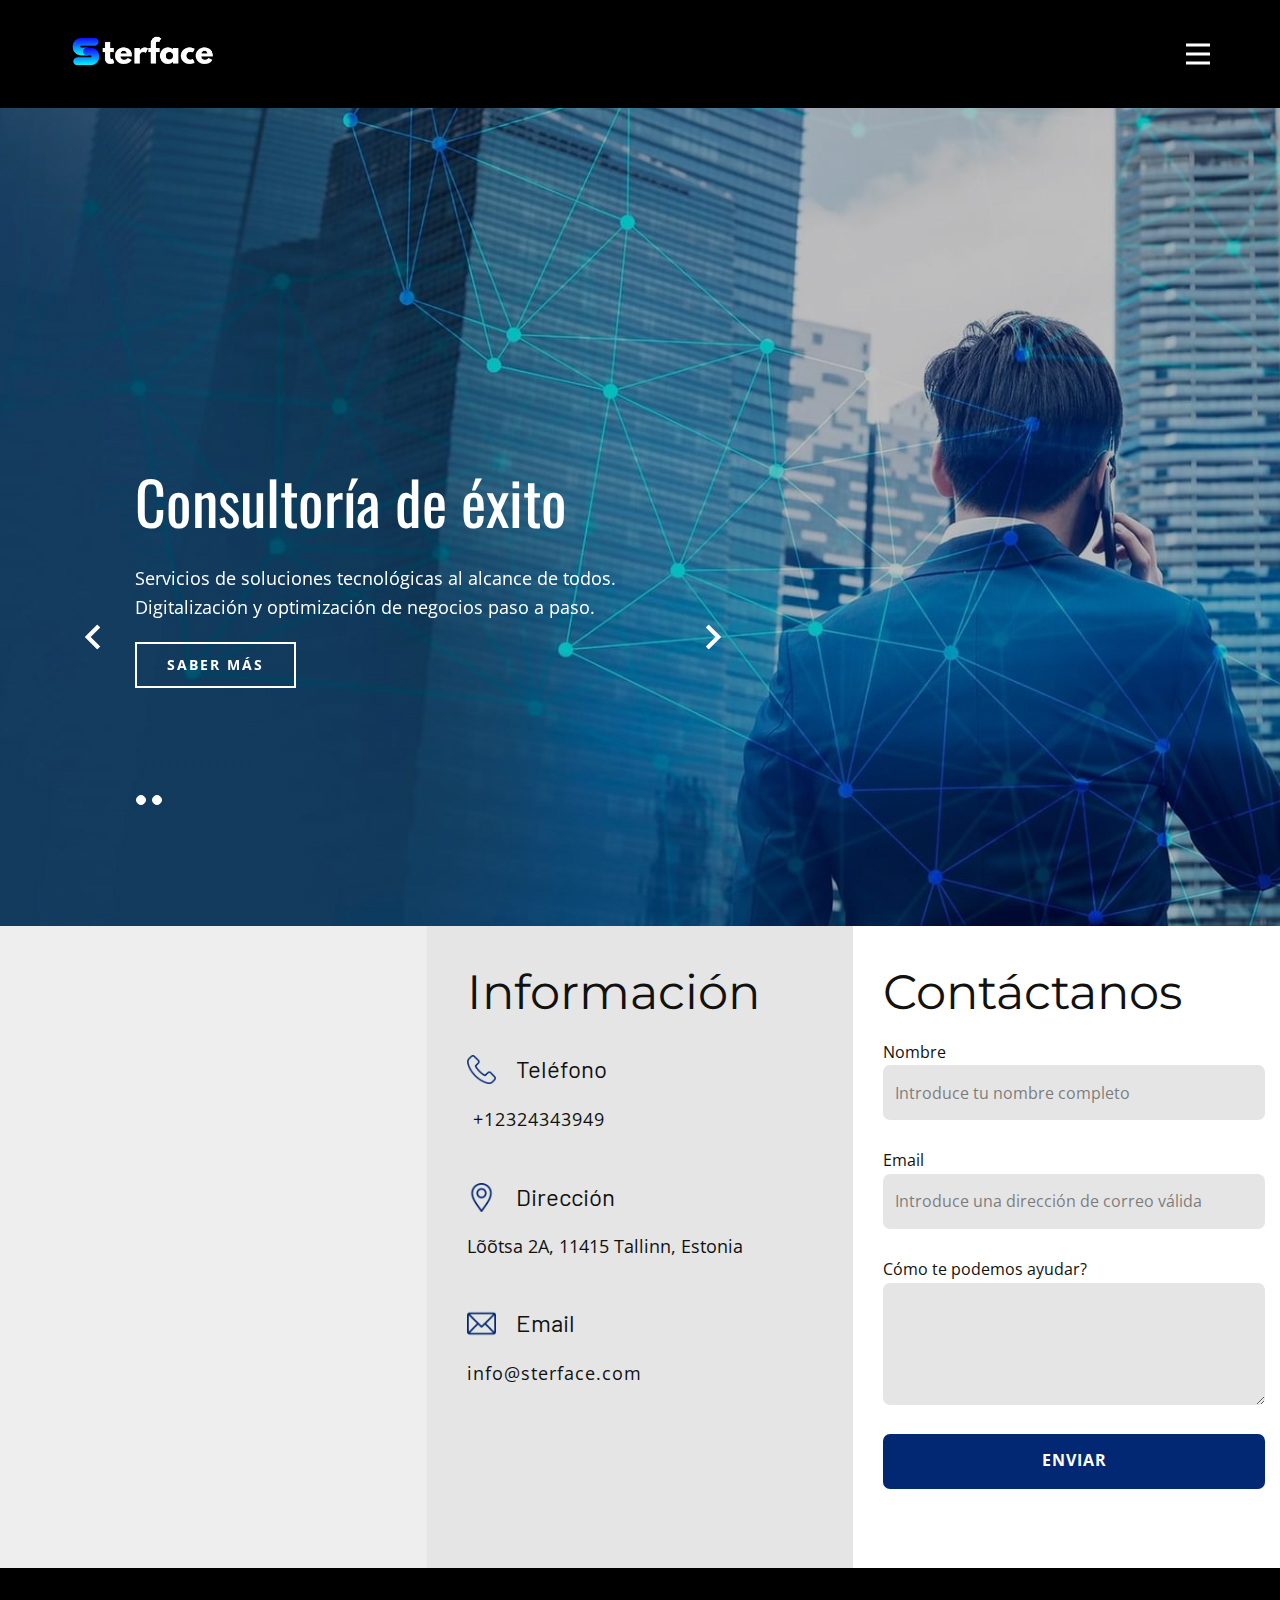
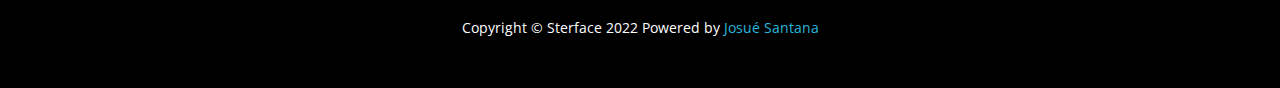
<file: Contacto.html>
<!--Author: Josué Santana-->
<!DOCTYPE html>
<html style="font-size: 16px;" lang="es"><head>
    <meta name="viewport" content="width=device-width, initial-scale=1.0">
    <meta charset="utf-8">
    <meta name="keywords" content="​Successful Consultants, ​Coaching and Training, ​Meet us, ​Get in Touch">
    <meta name="description" content="">
    <title>Contacto</title>
    <link rel="stylesheet" href="nicepage.css" media="screen">
<link rel="stylesheet" href="Contacto.css" media="screen">
    <script class="u-script" type="text/javascript" src="jquery.js" defer=""></script>
    <script class="u-script" type="text/javascript" src="nicepage.js" defer=""></script>
    <meta name="generator" content="Nicepage 5.1.5, nicepage.com">
    <meta name="referrer" content="origin">
    <link id="u-theme-google-font" rel="stylesheet" href="https://fonts.googleapis.com/css?family=Open+Sans:300,300i,400,400i,500,500i,600,600i,700,700i,800,800i|Barlow:100,100i,200,200i,300,300i,400,400i,500,500i,600,600i,700,700i,800,800i,900,900i">
    <link id="u-page-google-font" rel="stylesheet" href="https://fonts.googleapis.com/css?family=Oswald:200,300,400,500,600,700|Montserrat:100,100i,200,200i,300,300i,400,400i,500,500i,600,600i,700,700i,800,800i,900,900i">
    
    
    
    <script type="application/ld+json">{
		"@context": "http://schema.org",
		"@type": "Organization",
		"name": "",
		"logo": "images/sterface3.png"
}</script>
    <meta name="theme-color" content="#29b7dd">
    <meta property="og:title" content="Contacto">
    <meta property="og:type" content="website">
  </head>
  <body class="u-body u-xl-mode" data-lang="es"><header class="u-clearfix u-custom-color-1 u-header u-header" id="sec-2485"><a href="https://josuesmoody.github.io/sterface.github.io/" class="u-image u-logo u-image-1" data-image-width="500" data-image-height="500">
        <img src="images/sterface3.png" class="u-logo-image u-logo-image-1">
      </a><nav class="u-menu u-menu-hamburger u-offcanvas u-menu-1" data-responsive-from="XL">
        <div class="menu-collapse" style="font-size: 1rem; letter-spacing: 0px; font-weight: 700; text-transform: uppercase;">
          <a class="u-button-style u-custom-active-border-color u-custom-border u-custom-border-color u-custom-borders u-custom-hover-border-color u-custom-left-right-menu-spacing u-custom-padding-bottom u-custom-text-color u-custom-text-hover-color u-custom-top-bottom-menu-spacing u-nav-link u-text-active-palette-1-base u-text-hover-palette-2-base u-text-white" href="#" data-lang-en="{&quot;content&quot;:&quot;<svg class=\&quot;u-svg-link\&quot; viewBox=\&quot;0 0 24 24\&quot;><use xmlns:xlink=\&quot;http://www.w3.org/1999/xlink\&quot; xlink:href=\&quot;#menu-hamburger\&quot;></use></svg><svg class=\&quot;u-svg-content\&quot; version=\&quot;1.1\&quot; id=\&quot;menu-hamburger\&quot; viewBox=\&quot;0 0 16 16\&quot; x=\&quot;0px\&quot; y=\&quot;0px\&quot; xmlns:xlink=\&quot;http://www.w3.org/1999/xlink\&quot; xmlns=\&quot;http://www.w3.org/2000/svg\&quot;>    <g>        <rect y=\&quot;1\&quot; width=\&quot;16\&quot; height=\&quot;2\&quot;></rect>        <rect y=\&quot;7\&quot; width=\&quot;16\&quot; height=\&quot;2\&quot;></rect>        <rect y=\&quot;13\&quot; width=\&quot;16\&quot; height=\&quot;2\&quot;></rect>    </g></svg>&quot;,&quot;href&quot;:&quot;#&quot;}">
            <svg class="u-svg-link" viewBox="0 0 24 24"><use xmlns:xlink="http://www.w3.org/1999/xlink" xlink:href="#menu-hamburger"></use></svg>
            <svg class="u-svg-content" version="1.1" id="menu-hamburger" viewBox="0 0 16 16" x="0px" y="0px" xmlns:xlink="http://www.w3.org/1999/xlink" xmlns="http://www.w3.org/2000/svg"><g><rect y="1" width="16" height="2"></rect><rect y="7" width="16" height="2"></rect><rect y="13" width="16" height="2"></rect>
</g></svg>
          </a>
        </div>
        <div class="u-nav-container" wfd-invisible="true">
          <ul class="u-nav u-spacing-30 u-unstyled u-nav-1"><li class="u-nav-item"><a class="u-border-2 u-border-active-palette-1-base u-border-hover-palette-1-base u-border-no-left u-border-no-right u-border-no-top u-button-style u-nav-link u-text-active-palette-1-base u-text-grey-90 u-text-hover-grey-90" href="Contacto.html" style="padding: 10px 0px;">Contacto</a>
</li><li class="u-nav-item"><a class="u-border-2 u-border-active-palette-1-base u-border-hover-palette-1-base u-border-no-left u-border-no-right u-border-no-top u-button-style u-nav-link u-text-active-palette-1-base u-text-grey-90 u-text-hover-grey-90" href="Sterface.html" style="padding: 10px 0px;">Sterface</a>
</li></ul>
        </div>
        <div class="u-nav-container-collapse">
          <div class="u-black u-container-style u-inner-container-layout u-opacity u-opacity-95 u-sidenav">
            <div class="u-inner-container-layout u-sidenav-overflow">
              <div class="u-menu-close"></div>
              <ul class="u-align-center u-nav u-popupmenu-items u-unstyled u-nav-2"><li class="u-nav-item"><a class="u-button-style u-nav-link" href="Contacto.html" style="padding: 10px 20px;">Contacto</a>
</li><li class="u-nav-item"><a class="u-button-style u-nav-link" href="Sterface.html" style="padding: 10px 20px;">Sterface</a>
</li></ul>
            </div>
          </div>
          <div class="u-black u-menu-overlay u-opacity u-opacity-70" wfd-invisible="true"></div>
        </div>
      </nav></header>
    <section class="u-clearfix u-image u-shading u-section-1" id="carousel_87b8" data-image-width="1920" data-image-height="868">
      <div class="u-clearfix u-sheet u-sheet-1">
        <div id="carousel-ee08" data-interval="5000" data-u-ride="carousel" class="u-carousel u-expanded-width-sm u-expanded-width-xs u-slider u-slider-1">
          <ol class="u-carousel-indicators u-opacity u-opacity-55 u-carousel-indicators-1">
            <li data-u-target="#carousel-ee08" class="u-active u-border-1 u-border-white u-shape-circle u-white" data-u-slide-to="0" style="height: 10px; width: 10px;"></li>
            <li data-u-target="#carousel-ee08" class="u-border-1 u-border-white u-shape-circle u-white" data-u-slide-to="1" style="height: 10px; width: 10px;"></li>
          </ol>
          <div class="u-carousel-inner" role="listbox">
            <div class="u-active u-align-left u-carousel-item u-container-style u-shape-rectangle u-slide">
              <div class="u-container-layout u-container-layout-1">
                <h2 class="u-color-scheme-u10 u-color-style-multicolor-1 u-text u-text-body-alt-color u-text-1"> Consultoría de éxito&nbsp;</h2>
                <p class="u-large-text u-text u-text-body-alt-color u-text-variant u-text-2">Servicios de soluciones tecnológicas al alcance de todos. Digitalización y optimización de negocios paso a paso.</p>
                <a href="#" class="u-border-2 u-border-white u-btn u-button-style u-hover-white u-none u-text-active-palette-1-base u-text-body-alt-color u-text-hover-palette-1-base u-btn-1">Saber Más</a>
              </div>
            </div>
            <div class="u-align-left u-carousel-item u-container-style u-expanded-width-xl u-shape-rectangle u-slide">
              <div class="u-container-layout u-valign-top u-container-layout-2">
                <h2 class="u-color-scheme-u10 u-color-style-multicolor-1 u-text u-text-body-alt-color u-text-3">Metodologías de desarrollo</h2>
                <p class="u-large-text u-text u-text-body-alt-color u-text-variant u-text-4"> Diseño, gestión y mejora de servicios en el ámbito tecnológico. Búsqueda de perfiles IT para suplir necesidades internas y dar respuesta a los avances.</p>
                <a href="#" class="u-border-2 u-border-white u-btn u-button-style u-hover-white u-none u-text-active-palette-1-base u-text-body-alt-color u-text-hover-palette-1-base u-btn-2">SABER MÁS</a>
              </div>
            </div>
          </div>
          <a class="u-absolute-vcenter u-carousel-control u-carousel-control-prev u-hidden-xs u-hover-white u-spacing-10 u-text-body-alt-color u-text-hover-palette-1-base u-carousel-control-1" href="#carousel-ee08" role="button" data-u-slide="prev">
            <span aria-hidden="true">
              <svg viewBox="0 0 256 256"><g><polygon points="207.093,30.187 176.907,0 48.907,128 176.907,256 207.093,225.813 109.28,128"></polygon>
</g></svg>
            </span>
            <span class="sr-only">
              <svg viewBox="0 0 256 256"><g><polygon points="207.093,30.187 176.907,0 48.907,128 176.907,256 207.093,225.813 109.28,128"></polygon>
</g></svg>
            </span>
          </a>
          <a class="u-absolute-vcenter u-carousel-control u-carousel-control-next u-hidden-xs u-hover-white u-spacing-10 u-text-body-alt-color u-text-hover-palette-1-base u-carousel-control-2" href="#carousel-ee08" role="button" data-u-slide="next">
            <span aria-hidden="true">
              <svg viewBox="0 0 306 306"><g id="chevron-right"><polygon points="94.35,0 58.65,35.7 175.95,153 58.65,270.3 94.35,306 247.35,153"></polygon>
</g></svg>
            </span>
            <span class="sr-only">
              <svg viewBox="0 0 306 306"><g id="chevron-right"><polygon points="94.35,0 58.65,35.7 175.95,153 58.65,270.3 94.35,306 247.35,153"></polygon>
</g></svg>
            </span>
          </a>
        </div>
      </div>
    </section>
    <section class="u-clearfix u-section-2" id="carousel_14ea">
      <div class="u-clearfix u-expanded-width u-layout-wrap u-layout-wrap-1">
        <div class="u-layout">
          <div class="u-layout-row">
            <div class="u-container-style u-layout-cell u-size-20-lg u-size-20-xl u-size-30-md u-size-30-sm u-size-30-xs u-layout-cell-1">
              <div class="u-container-layout u-container-layout-1">
                <div class="u-expanded u-grey-light-2 u-map">
                  <div class="embed-responsive">
                    <iframe class="embed-responsive-item" src="//maps.google.com/maps?output=embed&amp;q=L%C3%B5%C3%B5tsa%202A%2C%2011415%20Tallinn%2C%20Estonia&amp;z=10&amp;t=m" data-map="[base64]"></iframe>
                  </div>
                </div>
              </div>
            </div>
            <div class="u-align-center-md u-align-center-sm u-align-center-xs u-align-left-lg u-align-left-xl u-container-style u-grey-10 u-layout-cell u-size-20-lg u-size-20-xl u-size-30-md u-size-30-sm u-size-30-xs u-layout-cell-2">
              <div class="u-container-layout u-valign-top-lg u-valign-top-md u-valign-top-xl u-container-layout-2">
                <h2 class="u-custom-font u-font-montserrat u-text u-text-1"> Información</h2>
                <div class="u-expanded-width u-list u-list-1">
                  <div class="u-repeater u-repeater-1">
                    <div class="u-container-style u-list-item u-repeater-item u-shape-rectangle">
                      <div class="u-container-layout u-similar-container u-container-layout-3"><span class="u-file-icon u-icon u-text-custom-color-3 u-icon-1"><img src="images/159832-dcfb9c53.png" alt=""></span>
                        <h4 class="u-text u-text-2">Teléfono</h4>
                        <p class="u-text u-text-3">
                          <a href="#" class="u-active-none u-border-active-palette-2-base u-border-hover-palette-2-base u-border-none u-btn u-button-link u-button-style u-hover-none u-none u-text-active-palette-2-base u-text-body-color u-text-hover-palette-2-base u-btn-1"><span class="u-icon"></span>&nbsp;​+12324343949
                          </a>
                        </p>
                      </div>
                    </div>
                    <div class="u-container-style u-list-item u-repeater-item u-shape-rectangle">
                      <div class="u-container-layout u-similar-container u-container-layout-4"><span class="u-file-icon u-icon u-text-custom-color-3 u-icon-3"><img src="images/2838912-3edcac08.png" alt=""></span>
                        <h4 class="u-text u-text-4">Dirección</h4>
                        <p class="u-text u-text-5"> Lõõtsa 2A, 11415 Tallinn, Estonia</p>
                      </div>
                    </div>
                    <div class="u-container-style u-list-item u-repeater-item u-shape-rectangle">
                      <div class="u-container-layout u-similar-container u-container-layout-5"><span class="u-file-icon u-icon u-text-custom-color-3 u-icon-4"><img src="images/561127-8d9a5c9a.png" alt=""></span>
                        <h4 class="u-text u-text-6">Email</h4>
                        <p class="u-text u-text-7">
                          <a href="#" class="u-active-none u-border-active-palette-2-base u-border-hover-palette-2-base u-btn u-button-link u-button-style u-hover-none u-none u-text-active-palette-2-base u-text-body-color u-text-hover-palette-2-base u-btn-2" data-animation-name="" data-animation-duration="0" data-animation-delay="0" data-animation-direction=""> info@sterface.com</a>
                        </p>
                      </div>
                    </div>
                  </div>
                </div>
              </div>
            </div>
            <div class="u-align-center-md u-align-center-sm u-align-center-xs u-align-left-lg u-align-left-xl u-container-style u-layout-cell u-size-20-lg u-size-20-xl u-size-60-md u-size-60-sm u-size-60-xs u-white u-layout-cell-3" data-animation-name="" data-animation-duration="0" data-animation-delay="0" data-animation-direction="">
              <div class="u-container-layout u-container-layout-6">
                <h2 class="u-custom-font u-font-montserrat u-text u-text-8"> Contáctanos</h2>
                <div class="u-align-left u-form u-form-1">
                  <form action="#" class="u-clearfix u-form-spacing-28 u-form-vertical u-inner-form" style="padding: 0px;" source="email" name="form">
                    <div class="u-form-group u-form-name u-label-top">
                      <label for="name-5a14" class="u-label" wfd-invisible="true">Nombre</label>
                      <input type="text" placeholder="Introduce tu nombre completo" id="name-5a14" name="nombre" class="u-grey-10 u-input u-input-rectangle u-radius-7 u-input-1" required="">
                    </div>
                    <div class="u-form-email u-form-group u-label-top">
                      <label for="email-5a14" class="u-label" wfd-invisible="true">Email</label>
                      <input type="email" placeholder="Introduce una dirección de correo válida" id="email-5a14" name="email" class="u-grey-10 u-input u-input-rectangle u-radius-7 u-input-2" required="">
                    </div>
                    <div class="u-form-group u-form-message u-label-top">
                      <label for="message-5a14" class="u-label" wfd-invisible="true">Cómo te podemos ayudar?</label>
                      <textarea placeholder="" rows="4" cols="50" id="message-5a14" name="mensaje" class="u-grey-10 u-input u-input-rectangle u-radius-7 u-input-3" required=""></textarea>
                    </div>
                    <div class="u-align-right u-form-group u-form-submit u-label-top">
                      <a href="#" class="u-active-black u-border-none u-btn u-btn-round u-btn-submit u-button-style u-custom-color-3 u-hover-black u-radius-7 u-text-active-white u-text-body-alt-color u-text-hover-white u-btn-3">Enviar<br>
                      </a>
                      <input type="submit" value="submit" class="u-form-control-hidden" wfd-invisible="true">
                    </div>
                    <div class="u-form-send-message u-form-send-success" wfd-invisible="true"> Thank you! Your message has been sent. </div>
                    <div class="u-form-send-error u-form-send-message" wfd-invisible="true"> Unable to send your message. Please fix errors then try again. </div>
                    <input type="hidden" value="" name="recaptchaResponse" wfd-invisible="true">
                    <input type="hidden" name="formServices" value="2b485fc5fbfdd536aaf77d040bde7209">
                  </form>
                </div>
              </div>
            </div>
          </div>
        </div>
      </div>
    </section>
    
    
    <footer class="u-align-center u-black u-clearfix u-footer u-footer" id="sec-2692"><div class="u-clearfix u-sheet u-sheet-1">
        <p class="u-small-text u-text u-text-variant u-text-1" data-lang-en="Sample text. Click to select the text box. Click again or double click to start editing the text.">Copyright © Sterface 2022 Powered by <a href="https://www.linkedin.com/in/josu%C3%A9-santana-moody/" class="u-active-none u-border-none u-btn u-button-link u-button-style u-hover-none u-none u-text-palette-1-base u-btn-1" target="_blank">Josué Santana</a>
        </p>
      </div></footer>
  
</body></html>
</file>
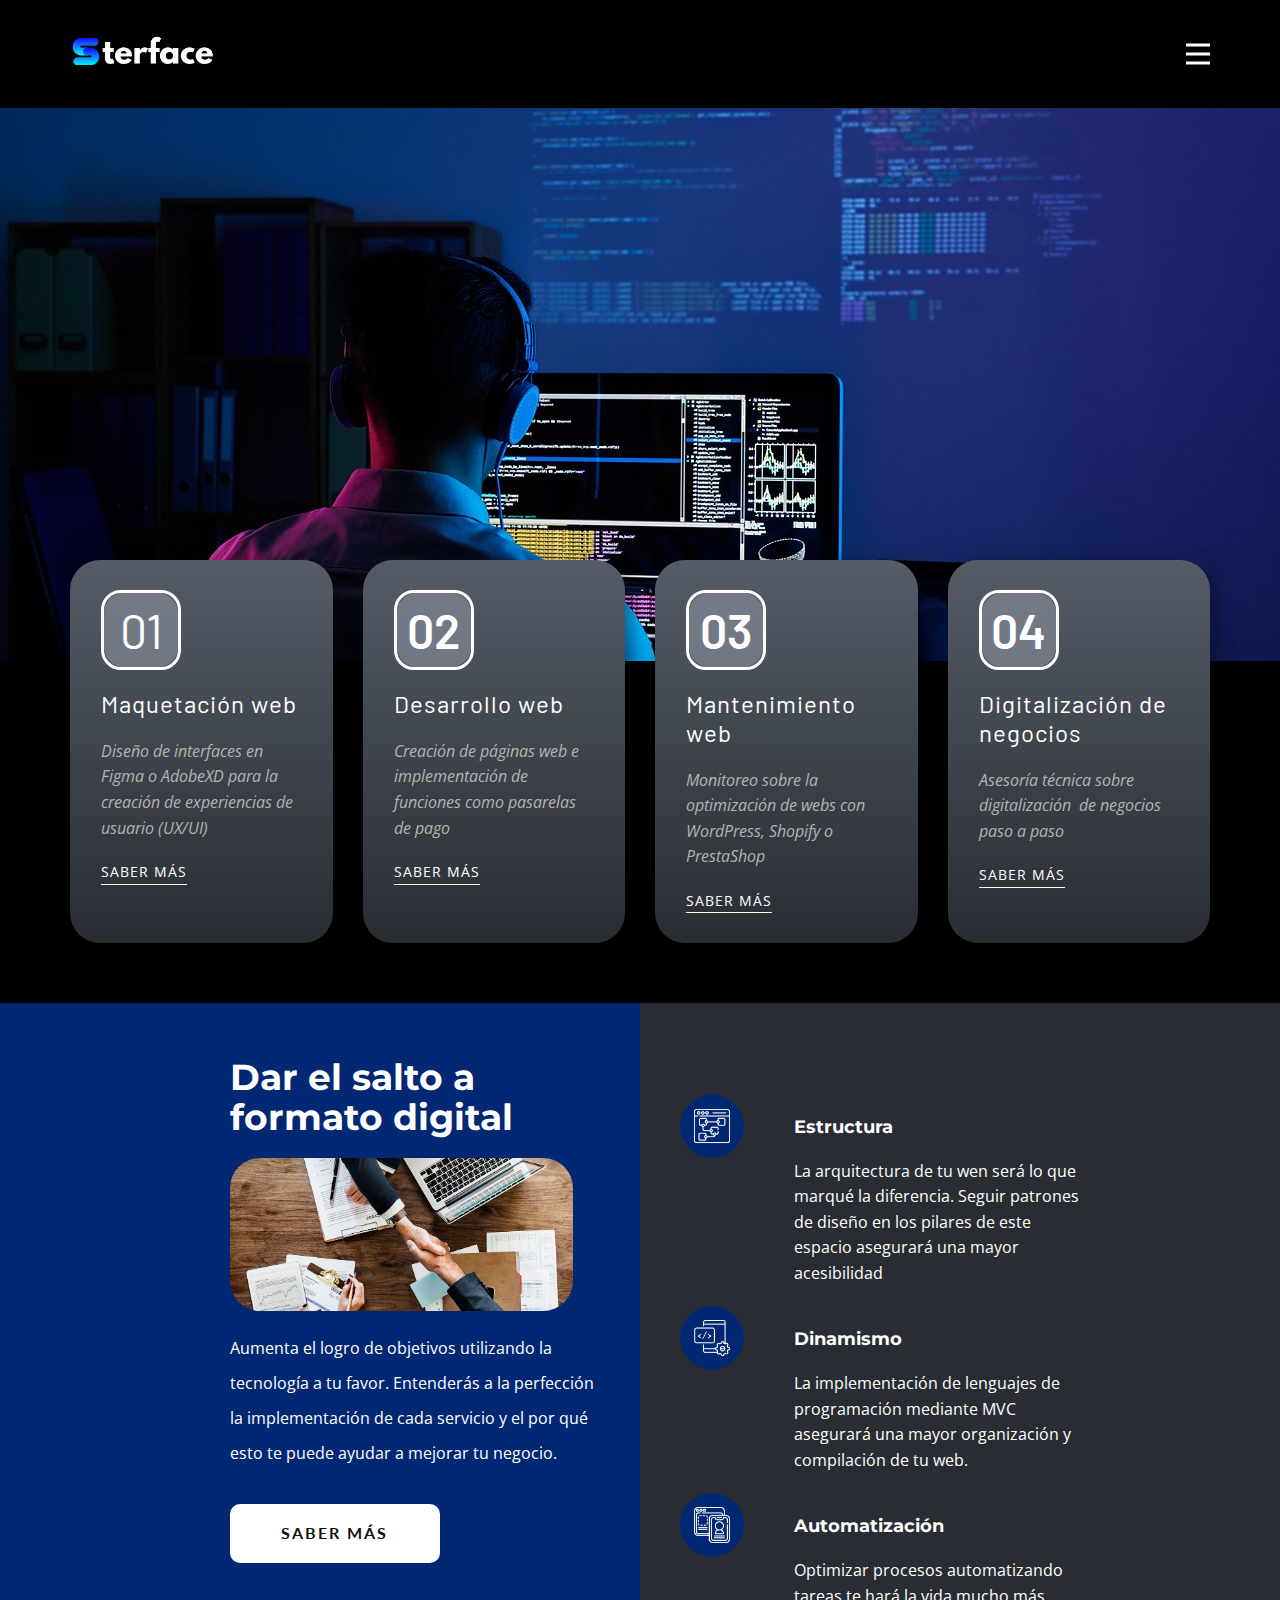
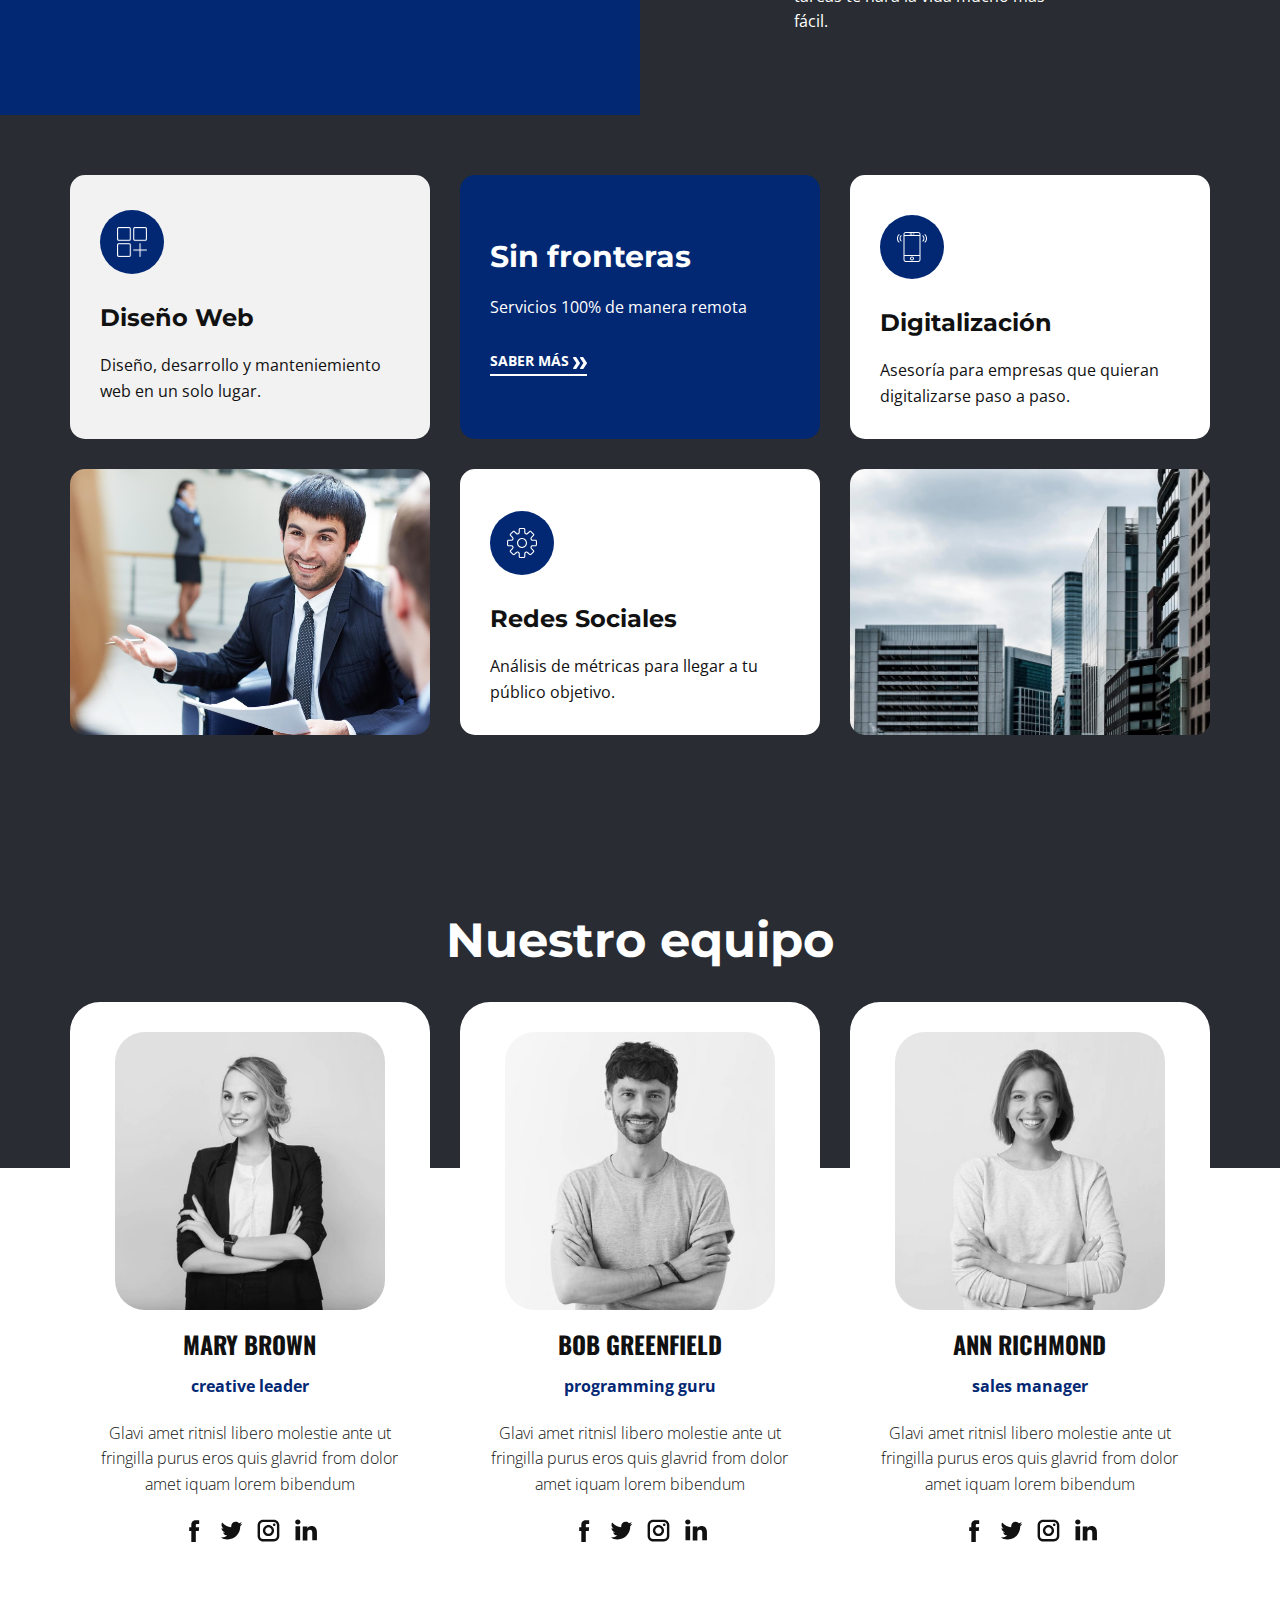
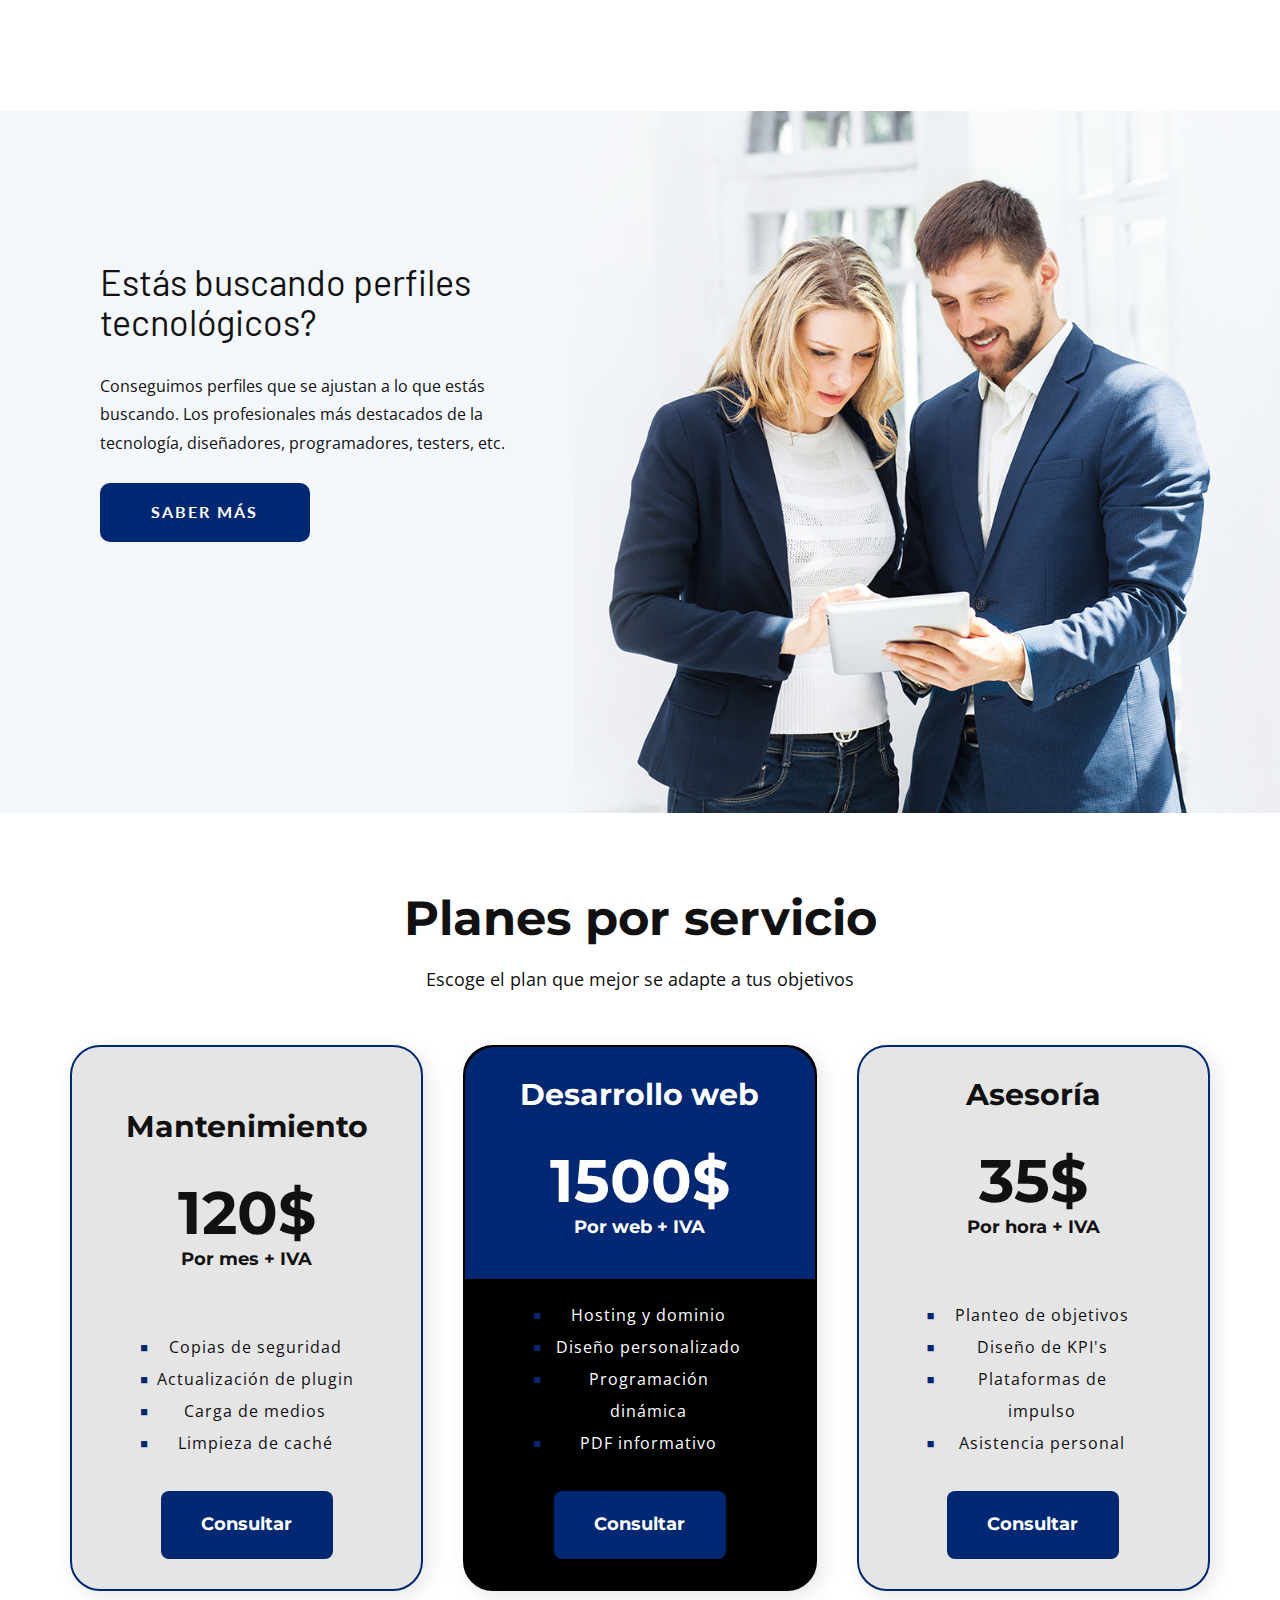
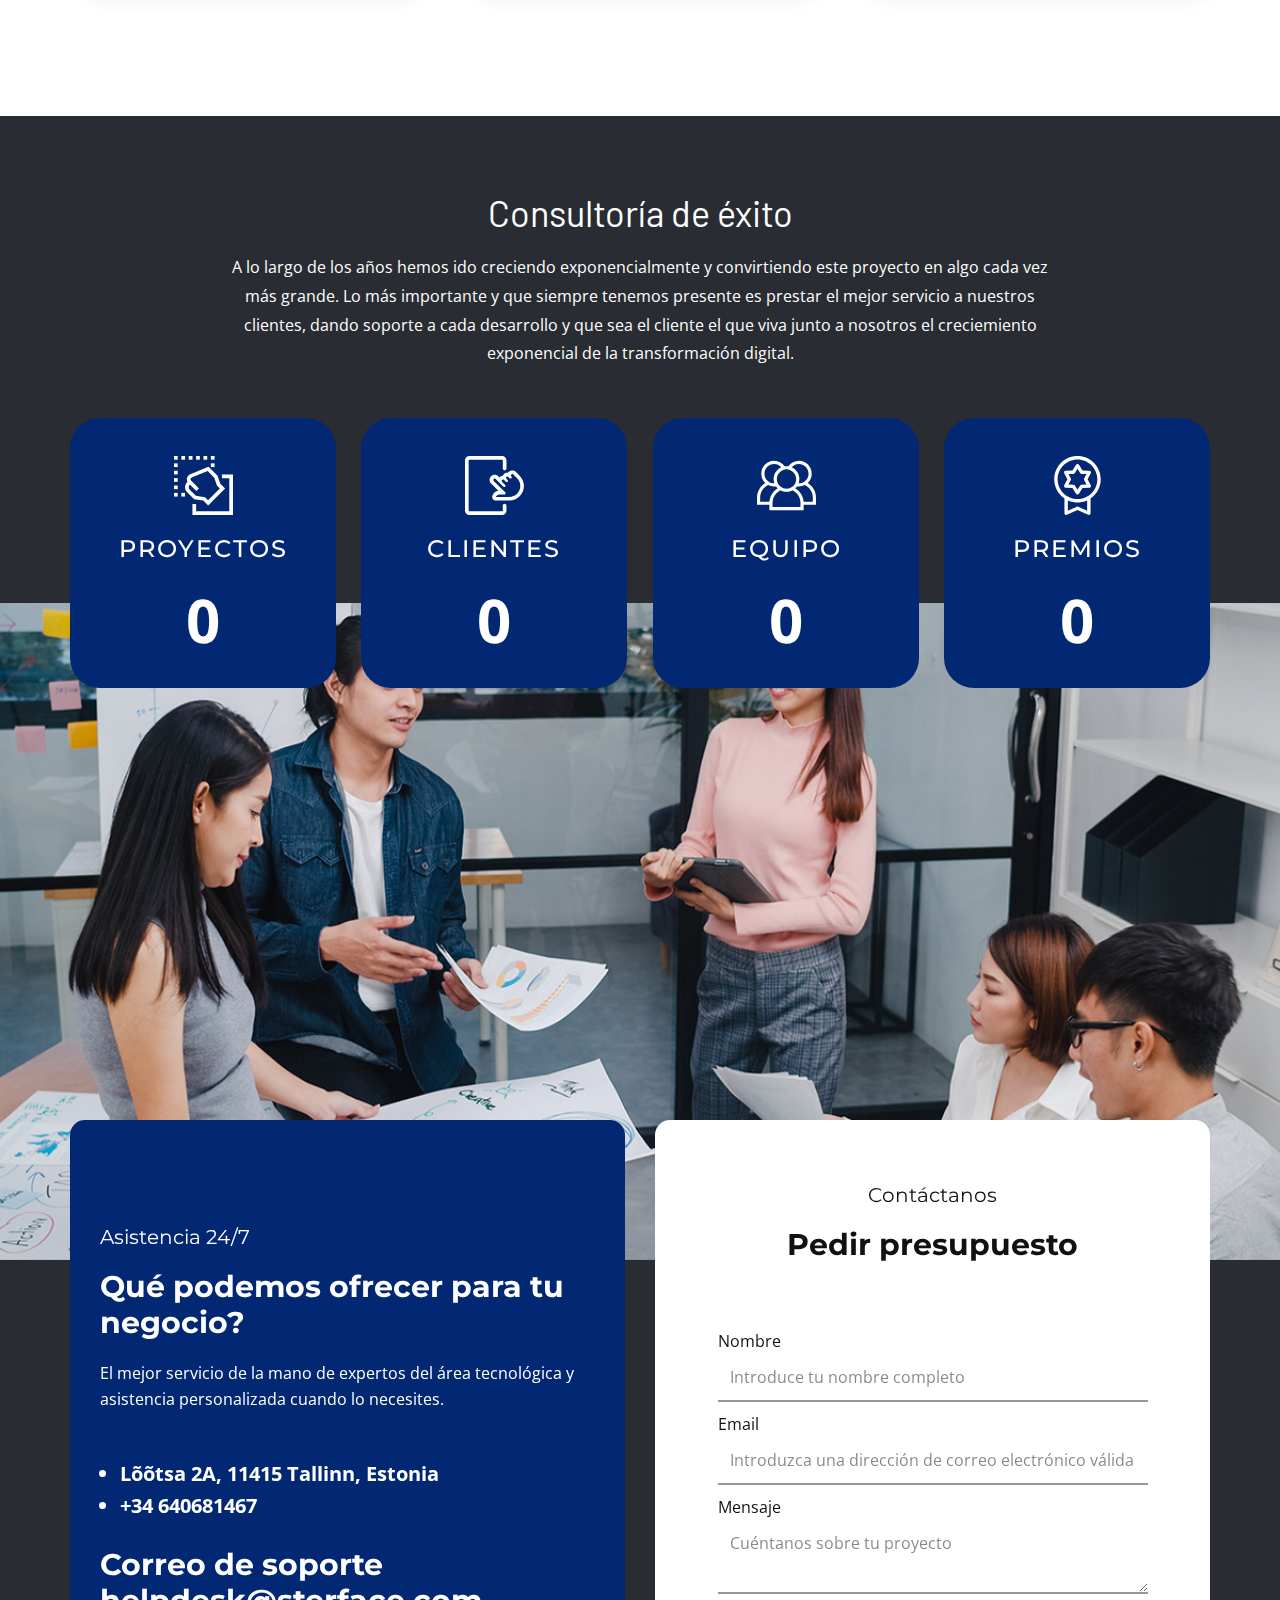
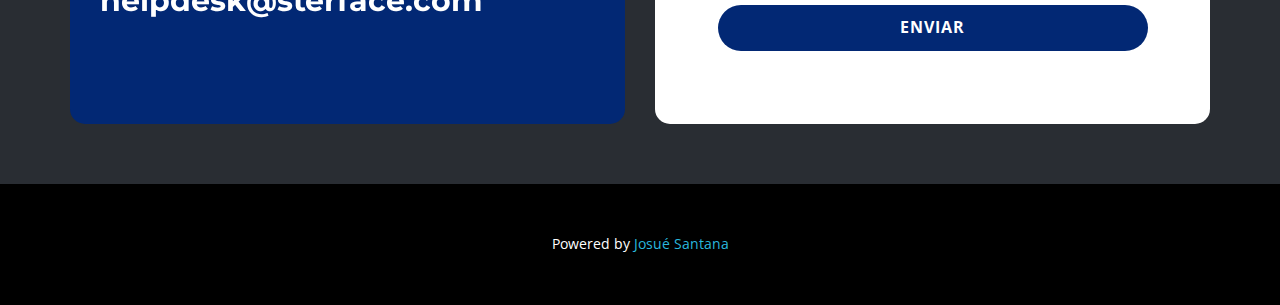
<file: Sterface.html>
<!--Author: Josué Santana-->
<!DOCTYPE html>
<html style="font-size: 16px;" lang="es"><head>
    <meta name="viewport" content="width=device-width, initial-scale=1.0">
    <meta charset="utf-8">
    <meta name="keywords" content="01, 02, 03, 04, ​desarrollo web, ​diseño web, ​digitalización de negocios, ​consultoría">
    <meta name="description" content="">
    <title>Sterface</title>
    <link rel="stylesheet" href="nicepage.css" media="screen">
<link rel="stylesheet" href="Sterface.css" media="screen">
    <script class="u-script" type="text/javascript" src="jquery.js" defer=""></script>
    <script class="u-script" type="text/javascript" src="nicepage.js" defer=""></script>
    <meta name="generator" content="Nicepage 5.1.5, nicepage.com">
    <meta name="referrer" content="origin">
    <link id="u-theme-google-font" rel="stylesheet" href="https://fonts.googleapis.com/css?family=Open+Sans:300,300i,400,400i,500,500i,600,600i,700,700i,800,800i|Barlow:100,100i,200,200i,300,300i,400,400i,500,500i,600,600i,700,700i,800,800i,900,900i">
    <link id="u-page-google-font" rel="stylesheet" href="https://fonts.googleapis.com/css?family=Montserrat:100,100i,200,200i,300,300i,400,400i,500,500i,600,600i,700,700i,800,800i,900,900i|Lato:100,100i,300,300i,400,400i,700,700i,900,900i|Oswald:200,300,400,500,600,700">
    
    
    
    
    
    
    
    
    
    <script type="application/ld+json">{
		"@context": "http://schema.org",
		"@type": "Organization",
		"name": "",
		"logo": "images/sterface3.png"
}</script>
    <meta name="theme-color" content="#29b7dd">
    <meta property="og:title" content="Sterface">
    <meta property="og:type" content="website">
  </head>
  <body class="u-body u-xl-mode" data-lang="es"><header class="u-clearfix u-custom-color-1 u-header u-header" id="sec-2485"><a href="https://josuesmoody.github.io/sterface.github.io/" class="u-image u-logo u-image-1" data-image-width="500" data-image-height="500">
        <img src="images/sterface3.png" class="u-logo-image u-logo-image-1">
      </a><nav class="u-menu u-menu-hamburger u-offcanvas u-menu-1" data-responsive-from="XL">
        <div class="menu-collapse" style="font-size: 1rem; letter-spacing: 0px; font-weight: 700; text-transform: uppercase;">
          <a class="u-button-style u-custom-active-border-color u-custom-border u-custom-border-color u-custom-borders u-custom-hover-border-color u-custom-left-right-menu-spacing u-custom-padding-bottom u-custom-text-color u-custom-text-hover-color u-custom-top-bottom-menu-spacing u-nav-link u-text-active-palette-1-base u-text-hover-palette-2-base u-text-white" href="" data-lang-en="{&quot;content&quot;:&quot;<svg class=\&quot;u-svg-link\&quot; viewBox=\&quot;0 0 24 24\&quot;><use xmlns:xlink=\&quot;http://www.w3.org/1999/xlink\&quot; xlink:href=\&quot;#menu-hamburger\&quot;></use></svg><svg class=\&quot;u-svg-content\&quot; version=\&quot;1.1\&quot; id=\&quot;menu-hamburger\&quot; viewBox=\&quot;0 0 16 16\&quot; x=\&quot;0px\&quot; y=\&quot;0px\&quot; xmlns:xlink=\&quot;http://www.w3.org/1999/xlink\&quot; xmlns=\&quot;http://www.w3.org/2000/svg\&quot;>    <g>        <rect y=\&quot;1\&quot; width=\&quot;16\&quot; height=\&quot;2\&quot;></rect>        <rect y=\&quot;7\&quot; width=\&quot;16\&quot; height=\&quot;2\&quot;></rect>        <rect y=\&quot;13\&quot; width=\&quot;16\&quot; height=\&quot;2\&quot;></rect>    </g></svg>&quot;,&quot;href&quot;:&quot;#&quot;}">
            <svg class="u-svg-link" viewBox="0 0 24 24"><use xmlns:xlink="http://www.w3.org/1999/xlink" xlink:href="#menu-hamburger"></use></svg>
            <svg class="u-svg-content" version="1.1" id="menu-hamburger" viewBox="0 0 16 16" x="0px" y="0px" xmlns:xlink="http://www.w3.org/1999/xlink" xmlns="http://www.w3.org/2000/svg"><g><rect y="1" width="16" height="2"></rect><rect y="7" width="16" height="2"></rect><rect y="13" width="16" height="2"></rect>
</g></svg>
          </a>
        </div>
        <div class="u-nav-container" wfd-invisible="true">
          <ul class="u-nav u-spacing-30 u-unstyled u-nav-1"><li class="u-nav-item"><a class="u-border-2 u-border-active-palette-1-base u-border-hover-palette-1-base u-border-no-left u-border-no-right u-border-no-top u-button-style u-nav-link u-text-active-palette-1-base u-text-grey-90 u-text-hover-grey-90" href="Contacto.html" style="padding: 10px 0px;">Contacto</a>
</li><li class="u-nav-item"><a class="u-border-2 u-border-active-palette-1-base u-border-hover-palette-1-base u-border-no-left u-border-no-right u-border-no-top u-button-style u-nav-link u-text-active-palette-1-base u-text-grey-90 u-text-hover-grey-90" href="Sterface.html" style="padding: 10px 0px;">Sterface</a>
</li></ul>
        </div>
        <div class="u-nav-container-collapse">
          <div class="u-black u-container-style u-inner-container-layout u-opacity u-opacity-95 u-sidenav">
            <div class="u-inner-container-layout u-sidenav-overflow">
              <div class="u-menu-close"></div>
              <ul class="u-align-center u-nav u-popupmenu-items u-unstyled u-nav-2"><li class="u-nav-item"><a class="u-button-style u-nav-link" href="Contacto.html" style="padding: 10px 20px;">Contacto</a>
</li><li class="u-nav-item"><a class="u-button-style u-nav-link" href="Sterface.html" style="padding: 10px 20px;">Sterface</a>
</li></ul>
            </div>
          </div>
          <div class="u-black u-menu-overlay u-opacity u-opacity-70" wfd-invisible="true"></div>
        </div>
      </nav></header> 
    <section class="u-align-center u-black u-clearfix u-section-1" id="sec-039a">
      <img class="u-expanded-width u-image u-image-1" src="images/a2a622021c74b4054a7c911afc9f2363124c20e4a64864563269fb0104331847424209d29eeb4605c434a5d0b5a604b1b323ccc79b0091b1987b99_1280.jpg" data-image-width="1280" data-image-height="854">
      <div class="u-list u-list-1">
        <div class="u-repeater u-repeater-1">
          <div class="u-align-left u-container-style u-gradient u-list-item u-radius-30 u-repeater-item u-shape-round u-list-item-1">
            <div class="u-container-layout u-similar-container u-valign-top u-container-layout-1">
              <div class="u-align-center u-border-radius-50 u-container-style u-group u-opacity u-opacity-65 u-palette-5-dark-1 u-radius-20 u-shape-round u-group-1">
                <div class="u-container-layout u-valign-middle u-container-layout-2">
                  <h2 class="u-text u-text-1" data-lang-en="01">01</h2>
                </div>
              </div>
              <h5 class="u-text u-text-body-alt-color u-text-2" data-lang-en="Logo design">Maquetación web</h5>
              <p class="u-text u-text-default u-text-grey-30 u-text-3" data-lang-en="Sample text. Click to select the text box. Click again or double click to start editing the text.">Diseño de interfaces en Figma o AdobeXD para la creación de experiencias de usuario (UX/UI)</p>
              <a href="#" class="u-border-1 u-border-hover-palette-1-base u-border-no-left u-border-no-right u-border-no-top u-border-white u-bottom-left-radius-0 u-bottom-right-radius-0 u-btn u-button-style u-none u-radius-0 u-text-body-alt-color u-top-left-radius-0 u-top-right-radius-0 u-btn-1" data-lang-en="{&quot;content&quot;:&quot;learn more&quot;,&quot;href&quot;:&quot;https://nicepage.com/k/arabic-style-html-templates&quot;}">SABER MÁS</a>
            </div>
          </div>
          <div class="u-align-left u-container-style u-gradient u-list-item u-radius-30 u-repeater-item u-shape-round u-list-item-2">
            <div class="u-container-layout u-similar-container u-valign-top u-container-layout-3">
              <div class="u-align-center u-border-radius-50 u-container-style u-group u-opacity u-opacity-65 u-palette-5-dark-1 u-radius-20 u-shape-round u-video-cover u-group-2">
                <div class="u-container-layout u-valign-middle u-container-layout-4">
                  <h2 class="u-text u-text-default u-text-4" data-lang-en="02">02</h2>
                </div>
              </div>
              <h5 class="u-text u-text-body-alt-color u-text-5" data-lang-en="Your Strategy">Desarrollo web</h5>
              <p class="u-text u-text-default u-text-grey-30 u-text-6" data-lang-en="Sample text. Click to select the text box. Click again or double click to start editing the text.">Creación de páginas web e implementación de funciones como pasarelas de pago</p>
              <a href="#" class="u-border-1 u-border-hover-palette-1-base u-border-no-left u-border-no-right u-border-no-top u-border-white u-bottom-left-radius-0 u-bottom-right-radius-0 u-btn u-button-style u-none u-radius-0 u-text-body-alt-color u-top-left-radius-0 u-top-right-radius-0 u-btn-2" data-lang-en="{&quot;content&quot;:&quot;learn more&quot;,&quot;href&quot;:&quot;https://nicepage.com/c/about-us-html-templates&quot;}">SABER MÁS</a>
            </div>
          </div>
          <div class="u-align-left u-container-style u-gradient u-list-item u-radius-30 u-repeater-item u-shape-round u-list-item-3">
            <div class="u-container-layout u-similar-container u-valign-top u-container-layout-5">
              <div class="u-align-center u-border-radius-50 u-container-style u-group u-opacity u-opacity-65 u-palette-5-dark-1 u-radius-20 u-shape-round u-video-cover u-group-3">
                <div class="u-container-layout u-valign-middle u-container-layout-6">
                  <h2 class="u-text u-text-default u-text-7" data-lang-en="03">03</h2>
                </div>
              </div>
              <h5 class="u-text u-text-body-alt-color u-text-8" data-lang-en="Guidelines">Mantenimiento web</h5>
              <p class="u-text u-text-default u-text-grey-30 u-text-9" data-lang-en="Sample text. Click to select the text box. Click again or double click to start editing the text.">Monitoreo sobre la optimización de webs con WordPress, Shopify o PrestaShop</p>
              <a href="#" class="u-border-1 u-border-hover-palette-1-base u-border-no-left u-border-no-right u-border-no-top u-border-white u-bottom-left-radius-0 u-bottom-right-radius-0 u-btn u-button-style u-none u-radius-0 u-text-body-alt-color u-top-left-radius-0 u-top-right-radius-0 u-btn-3" data-lang-en="{&quot;content&quot;:&quot;learn more&quot;,&quot;href&quot;:&quot;https://nicepage.com/k/dog-website-templates&quot;}">SABER MÁS</a>
            </div>
          </div>
          <div class="u-align-left u-container-style u-gradient u-list-item u-radius-30 u-repeater-item u-shape-round u-list-item-3">
            <div class="u-container-layout u-similar-container u-valign-top u-container-layout-5">
              <div class="u-align-center u-border-radius-50 u-container-style u-group u-opacity u-opacity-65 u-palette-5-dark-1 u-radius-20 u-shape-round u-video-cover u-group-3">
                <div class="u-container-layout u-valign-middle u-container-layout-6">
                  <h2 class="u-text u-text-default u-text-7" data-lang-en="04">04</h2>
                </div>
              </div>
              <h5 class="u-text u-text-body-alt-color u-text-8" data-lang-en="Style Guide">Digitalización de negocios</h5>
              <p class="u-text u-text-default u-text-grey-30 u-text-12" data-lang-en="Sample text. Click to select the text box. Click again or double click to start editing the text.">Asesoría técnica sobre digitalización&nbsp; de negocios paso a paso</p>
              <a href="#" class="u-border-1 u-border-hover-palette-1-base u-border-no-left u-border-no-right u-border-no-top u-border-white u-bottom-left-radius-0 u-bottom-right-radius-0 u-btn u-button-style u-none u-radius-0 u-text-body-alt-color u-top-left-radius-0 u-top-right-radius-0 u-btn-3" data-lang-en="{&quot;content&quot;:&quot;learn more&quot;,&quot;href&quot;:&quot;https://nicepage.best&quot;}">SABER MÁS</a>
            </div>
          </div>
        </div>
      </div>
    </section>
    <section class="u-align-center u-clearfix u-section-2" id="sec-cb4e">
      <div class="u-clearfix u-expanded-width u-layout-wrap u-layout-wrap-1">
        <div class="u-gutter-0 u-layout">
          <div class="u-layout-row">
            <div class="u-align-left u-container-style u-custom-color-3 u-layout-cell u-size-30 u-layout-cell-1">
              <div class="u-container-layout u-container-layout-1">
                <h2 class="u-custom-font u-font-montserrat u-text u-text-1" data-lang-en="​A Founder Branding Agency"> Dar el salto a formato digital</h2>
                <img class="u-image u-image-round u-radius-30 u-image-1" src="images/hgghgh.jpg" alt="" data-image-width="1000" data-image-height="722">
                <p class="u-text u-text-2" data-lang-en="​Pulvinar pellentesque habitant morbi tristique senectus et netus et. Venenatis tellus in metus vulputate. Aliquet nec ullamcorper sit amet risus nullam eget.">Aumenta el logro de objetivos utilizando la tecnología a tu favor. Entenderás a la perfección la implementación de cada servicio y el por qué esto te puede ayudar a mejorar tu negocio.</p>
                <a href="#" class="u-active-black u-border-none u-btn u-btn-round u-button-style u-custom-font u-font-lato u-hover-black u-radius-10 u-white u-btn-1" data-lang-en="{&quot;content&quot;:&quot;read more&quot;,&quot;href&quot;:&quot;https://nicepage.dev&quot;}">SABER MÁS</a>
              </div>
            </div>
            <div class="u-align-left u-container-style u-layout-cell u-palette-5-dark-3 u-shape-rectangle u-size-30 u-layout-cell-2">
              <div class="u-container-layout u-valign-middle u-container-layout-2">
                <div class="u-expanded-width u-list u-list-1">
                  <div class="u-repeater u-repeater-1">
                    <div class="u-align-left u-container-style u-list-item u-repeater-item u-shape-rectangle u-list-item-1">
                      <div class="u-container-layout u-similar-container u-container-layout-3"><span class="u-custom-color-3 u-file-icon u-icon u-icon-circle u-icon-1"><img src="images/1548686-7d654094.png" alt=""></span>
                        <h6 class="u-custom-font u-font-montserrat u-text u-text-3" data-lang-en="​UI/UX Development">Estructura</h6>
                        <p class="u-text u-text-4" data-lang-en="Sample text. Click to select the text box. Click again or double click to start editing the text.">La arquitectura de tu wen será lo que marqué la diferencia. Seguir patrones de diseño en los pilares de este espacio asegurará una mayor acesibilidad</p>
                      </div>
                    </div>
                    <div class="u-align-left u-container-style u-list-item u-repeater-item u-shape-rectangle u-list-item-2">
                      <div class="u-container-layout u-similar-container u-container-layout-4"><span class="u-custom-color-3 u-file-icon u-icon u-icon-circle u-icon-2"><img src="images/1688519-4be21838.png" alt=""></span>
                        <h6 class="u-custom-font u-font-montserrat u-text u-text-5" data-lang-en="​Databass Planning"> Dinamismo</h6>
                        <p class="u-text u-text-6" data-lang-en="Sample text. Click to select the text box. Click again or double click to start editing the text.">La implementación de lenguajes de programación mediante MVC asegurará una mayor organización y compilación de tu web.</p>
                      </div>
                    </div>
                    <div class="u-align-left u-container-style u-list-item u-repeater-item u-shape-rectangle u-list-item-3">
                      <div class="u-container-layout u-similar-container u-container-layout-5"><span class="u-custom-color-3 u-file-icon u-icon u-icon-circle u-icon-3"><img src="images/4365874-4e9396a9.png" alt=""></span>
                        <h6 class="u-custom-font u-font-montserrat u-text u-text-7" data-lang-en="​World Business"> Automatización</h6>
                        <p class="u-text u-text-8" data-lang-en="Sample text. Click to select the text box. Click again or double click to start editing the text.">Optimizar procesos automatizando tareas te hará la vida mucho más fácil.</p>
                      </div>
                    </div>
                  </div>
                </div>
              </div>
            </div>
          </div>
        </div>
      </div>
    </section>
    <section class="u-clearfix u-palette-5-dark-3 u-section-3" id="carousel_8250">
      <div class="u-clearfix u-sheet u-sheet-1">
        <div class="u-clearfix u-expanded-width u-gutter-30 u-layout-wrap u-layout-wrap-1">
          <div class="u-layout">
            <div class="u-layout-col">
              <div class="u-size-30">
                <div class="u-layout-row">
                  <div class="u-align-left u-container-style u-grey-5 u-layout-cell u-radius-30 u-size-20 u-layout-cell-1">
                    <div class="u-container-layout u-valign-middle u-container-layout-1"><span class="u-custom-color-3 u-file-icon u-icon u-icon-circle u-icon-1"><img src="images/16.png" alt=""></span>
                      <h4 class="u-custom-font u-font-montserrat u-text u-text-default u-text-1" data-lang-en="​Website Design"> Diseño Web</h4>
                      <p class="u-text u-text-default u-text-2" data-lang-en="Sample text. Click to select the Text Element.">Diseño, desarrollo y manteniemiento web en un solo lugar.</p>
                    </div>
                  </div>
                  <div class="u-align-left u-container-style u-custom-color-3 u-layout-cell u-radius-30 u-shape-round u-size-20 u-layout-cell-2">
                    <div class="u-container-layout u-valign-middle u-container-layout-2">
                      <h3 class="u-custom-font u-font-montserrat u-text u-text-default u-text-3" data-lang-en="​Our call service world quality">Sin fronteras</h3>
                      <p class="u-text u-text-default u-text-4" data-lang-en="Sample text. Click to select the Text Element.">Servicios 100% de manera remota</p>
                      <a href="#" class="u-border-2 u-border-active-palette-1-light-2 u-border-hover-palette-1-light-2 u-border-no-left u-border-no-right u-border-no-top u-border-white u-bottom-left-radius-0 u-bottom-right-radius-0 u-btn u-button-style u-none u-radius-0 u-text-active-palette-1-light-2 u-text-body-alt-color u-text-hover-palette-1-light-2 u-top-left-radius-0 u-top-right-radius-0 u-btn-1" data-lang-en="{&quot;content&quot;:&quot;Read More&amp;nbsp;<span class=\&quot;u-icon u-text-white\&quot; style=\&quot;\&quot;><svg xmlns=\&quot;http://www.w3.org/2000/svg\&quot; xmlns:xlink=\&quot;http://www.w3.org/1999/xlink\&quot; version=\&quot;1.1\&quot; xml:space=\&quot;preserve\&quot; class=\&quot;u-svg-content\&quot; viewBox=\&quot;0 -32 426.66667 426\&quot; data-color=\&quot;#000000\&quot; style=\&quot;width: 1em; height: 1em;\&quot;><path d=\&quot;m213.332031 181.667969c0 4.265625-1.277343 8.53125-3.625 11.730469l-106.667969 160c-3.839843 5.761718-10.238281 9.601562-17.707031 9.601562h-64c-11.730469 0-21.332031-9.601562-21.332031-21.332031 0-4.269531 1.28125-8.535157 3.625-11.734375l98.773438-148.265625-98.773438-148.269531c-2.34375-3.199219-3.625-7.464844-3.625-11.730469 0-11.734375 9.601562-21.335938 21.332031-21.335938h64c7.46875 0 13.867188 3.839844 17.707031 9.601563l106.667969 160c2.347657 3.199218 3.625 7.464844 3.625 11.734375zm0 0\&quot;></path><path d=\&quot;m426.667969 181.667969c0 4.265625-1.28125 8.53125-3.628907 11.730469l-106.664062 160c-3.839844 5.761718-10.242188 9.601562-17.707031 9.601562h-64c-11.734375 0-21.335938-9.601562-21.335938-21.332031 0-4.269531 1.28125-8.535157 3.628907-11.734375l98.773437-148.265625-98.773437-148.269531c-2.347657-3.199219-3.628907-7.464844-3.628907-11.730469 0-11.734375 9.601563-21.335938 21.335938-21.335938h64c7.464843 0 13.867187 3.839844 17.707031 9.601563l106.664062 160c2.347657 3.199218 3.628907 7.464844 3.628907 11.734375zm0 0\&quot;></path></svg><img></span>​&quot;,&quot;href&quot;:&quot;https://nicepage.site&quot;}">SABER MÁS&nbsp;<span class="u-icon u-text-white"><svg class="u-svg-content" viewBox="0 -32 426.66667 426" style="width: 1em; height: 1em;"><path d="m213.332031 181.667969c0 4.265625-1.277343 8.53125-3.625 11.730469l-106.667969 160c-3.839843 5.761718-10.238281 9.601562-17.707031 9.601562h-64c-11.730469 0-21.332031-9.601562-21.332031-21.332031 0-4.269531 1.28125-8.535157 3.625-11.734375l98.773438-148.265625-98.773438-148.269531c-2.34375-3.199219-3.625-7.464844-3.625-11.730469 0-11.734375 9.601562-21.335938 21.332031-21.335938h64c7.46875 0 13.867188 3.839844 17.707031 9.601563l106.667969 160c2.347657 3.199218 3.625 7.464844 3.625 11.734375zm0 0"></path><path d="m426.667969 181.667969c0 4.265625-1.28125 8.53125-3.628907 11.730469l-106.664062 160c-3.839844 5.761718-10.242188 9.601562-17.707031 9.601562h-64c-11.734375 0-21.335938-9.601562-21.335938-21.332031 0-4.269531 1.28125-8.535157 3.628907-11.734375l98.773437-148.265625-98.773437-148.269531c-2.347657-3.199219-3.628907-7.464844-3.628907-11.730469 0-11.734375 9.601563-21.335938 21.335938-21.335938h64c7.464843 0 13.867187 3.839844 17.707031 9.601563l106.664062 160c2.347657 3.199218 3.628907 7.464844 3.628907 11.734375zm0 0"></path></svg><img></span>
                      </a>
                    </div>
                  </div>
                  <div class="u-align-left u-container-style u-layout-cell u-radius-30 u-shape-round u-size-20 u-white u-layout-cell-3">
                    <div class="u-container-layout u-container-layout-3"><span class="u-custom-color-3 u-icon u-icon-circle u-text-white u-icon-3"><svg class="u-svg-link" preserveAspectRatio="xMidYMin slice" viewBox="0 0 60 60" style=""><use xmlns:xlink="http://www.w3.org/1999/xlink" xlink:href="#svg-78ad"></use></svg><svg class="u-svg-content" viewBox="0 0 60 60" x="0px" y="0px" id="svg-78ad" style="enable-background:new 0 0 60 60;"><g><path d="M42.595,0H17.405C14.977,0,13,1.977,13,4.405v51.189C13,58.023,14.977,60,17.405,60h25.189C45.023,60,47,58.023,47,55.595
		V4.405C47,1.977,45.023,0,42.595,0z M15,8h30v38H15V8z M17.405,2h25.189C43.921,2,45,3.079,45,4.405V6H15V4.405
		C15,3.079,16.079,2,17.405,2z M42.595,58H17.405C16.079,58,15,56.921,15,55.595V48h30v7.595C45,56.921,43.921,58,42.595,58z"></path><path d="M30,49c-2.206,0-4,1.794-4,4s1.794,4,4,4s4-1.794,4-4S32.206,49,30,49z M30,55c-1.103,0-2-0.897-2-2s0.897-2,2-2
		s2,0.897,2,2S31.103,55,30,55z"></path><path d="M26,5h4c0.553,0,1-0.447,1-1s-0.447-1-1-1h-4c-0.553,0-1,0.447-1,1S25.447,5,26,5z"></path><path d="M33,5h1c0.553,0,1-0.447,1-1s-0.447-1-1-1h-1c-0.553,0-1,0.447-1,1S32.447,5,33,5z"></path><path d="M56.612,4.569c-0.391-0.391-1.023-0.391-1.414,0s-0.391,1.023,0,1.414c3.736,3.736,3.736,9.815,0,13.552
		c-0.391,0.391-0.391,1.023,0,1.414c0.195,0.195,0.451,0.293,0.707,0.293s0.512-0.098,0.707-0.293
		C61.128,16.434,61.128,9.085,56.612,4.569z"></path><path d="M52.401,6.845c-0.391-0.391-1.023-0.391-1.414,0s-0.391,1.023,0,1.414c1.237,1.237,1.918,2.885,1.918,4.639
		s-0.681,3.401-1.918,4.638c-0.391,0.391-0.391,1.023,0,1.414c0.195,0.195,0.451,0.293,0.707,0.293s0.512-0.098,0.707-0.293
		c1.615-1.614,2.504-3.764,2.504-6.052S54.017,8.459,52.401,6.845z"></path><path d="M4.802,5.983c0.391-0.391,0.391-1.023,0-1.414s-1.023-0.391-1.414,0c-4.516,4.516-4.516,11.864,0,16.38
		c0.195,0.195,0.451,0.293,0.707,0.293s0.512-0.098,0.707-0.293c0.391-0.391,0.391-1.023,0-1.414
		C1.065,15.799,1.065,9.72,4.802,5.983z"></path><path d="M9.013,6.569c-0.391-0.391-1.023-0.391-1.414,0c-1.615,1.614-2.504,3.764-2.504,6.052s0.889,4.438,2.504,6.053
		c0.195,0.195,0.451,0.293,0.707,0.293s0.512-0.098,0.707-0.293c0.391-0.391,0.391-1.023,0-1.414
		c-1.237-1.237-1.918-2.885-1.918-4.639S7.775,9.22,9.013,7.983C9.403,7.593,9.403,6.96,9.013,6.569z"></path>
</g></svg></span>
                      <h4 class="u-custom-font u-font-montserrat u-text u-text-default u-text-5" data-lang-en="​Online Research"> Digitalización</h4>
                      <p class="u-text u-text-default u-text-6" data-lang-en="Sample text. Click to select the Text Element.">Asesoría para empresas que quieran digitalizarse paso a paso.</p>
                    </div>
                  </div>
                </div>
              </div>
              <div class="u-size-30">
                <div class="u-layout-row">
                  <div class="u-align-left u-container-style u-image u-image-round u-layout-cell u-radius-30 u-size-20 u-image-1" data-image-width="1405" data-image-height="1080">
                    <div class="u-container-layout u-container-layout-4"></div>
                  </div>
                  <div class="u-align-left u-container-style u-layout-cell u-radius-30 u-shape-round u-size-20 u-white u-layout-cell-5">
                    <div class="u-container-layout u-container-layout-5"><span class="u-custom-color-3 u-icon u-icon-circle u-text-white u-icon-4"><svg class="u-svg-link" preserveAspectRatio="xMidYMin slice" viewBox="0 0 54 54" style=""><use xmlns:xlink="http://www.w3.org/1999/xlink" xlink:href="#svg-21ff"></use></svg><svg class="u-svg-content" viewBox="0 0 54 54" x="0px" y="0px" id="svg-21ff" style="enable-background:new 0 0 54 54;"><g><path d="M51.22,21h-5.052c-0.812,0-1.481-0.447-1.792-1.197s-0.153-1.54,0.42-2.114l3.572-3.571
		c0.525-0.525,0.814-1.224,0.814-1.966c0-0.743-0.289-1.441-0.814-1.967l-4.553-4.553c-1.05-1.05-2.881-1.052-3.933,0l-3.571,3.571
		c-0.574,0.573-1.366,0.733-2.114,0.421C33.447,9.313,33,8.644,33,7.832V2.78C33,1.247,31.753,0,30.22,0H23.78
		C22.247,0,21,1.247,21,2.78v5.052c0,0.812-0.447,1.481-1.197,1.792c-0.748,0.313-1.54,0.152-2.114-0.421l-3.571-3.571
		c-1.052-1.052-2.883-1.05-3.933,0l-4.553,4.553c-0.525,0.525-0.814,1.224-0.814,1.967c0,0.742,0.289,1.44,0.814,1.966l3.572,3.571
		c0.573,0.574,0.73,1.364,0.42,2.114S8.644,21,7.832,21H2.78C1.247,21,0,22.247,0,23.78v6.439C0,31.753,1.247,33,2.78,33h5.052
		c0.812,0,1.481,0.447,1.792,1.197s0.153,1.54-0.42,2.114l-3.572,3.571c-0.525,0.525-0.814,1.224-0.814,1.966
		c0,0.743,0.289,1.441,0.814,1.967l4.553,4.553c1.051,1.051,2.881,1.053,3.933,0l3.571-3.572c0.574-0.573,1.363-0.731,2.114-0.42
		c0.75,0.311,1.197,0.98,1.197,1.792v5.052c0,1.533,1.247,2.78,2.78,2.78h6.439c1.533,0,2.78-1.247,2.78-2.78v-5.052
		c0-0.812,0.447-1.481,1.197-1.792c0.751-0.312,1.54-0.153,2.114,0.42l3.571,3.572c1.052,1.052,2.883,1.05,3.933,0l4.553-4.553
		c0.525-0.525,0.814-1.224,0.814-1.967c0-0.742-0.289-1.44-0.814-1.966l-3.572-3.571c-0.573-0.574-0.73-1.364-0.42-2.114
		S45.356,33,46.168,33h5.052c1.533,0,2.78-1.247,2.78-2.78V23.78C54,22.247,52.753,21,51.22,21z M52,30.22
		C52,30.65,51.65,31,51.22,31h-5.052c-1.624,0-3.019,0.932-3.64,2.432c-0.622,1.5-0.295,3.146,0.854,4.294l3.572,3.571
		c0.305,0.305,0.305,0.8,0,1.104l-4.553,4.553c-0.304,0.304-0.799,0.306-1.104,0l-3.571-3.572c-1.149-1.149-2.794-1.474-4.294-0.854
		c-1.5,0.621-2.432,2.016-2.432,3.64v5.052C31,51.65,30.65,52,30.22,52H23.78C23.35,52,23,51.65,23,51.22v-5.052
		c0-1.624-0.932-3.019-2.432-3.64c-0.503-0.209-1.021-0.311-1.533-0.311c-1.014,0-1.997,0.4-2.761,1.164l-3.571,3.572
		c-0.306,0.306-0.801,0.304-1.104,0l-4.553-4.553c-0.305-0.305-0.305-0.8,0-1.104l3.572-3.571c1.148-1.148,1.476-2.794,0.854-4.294
		C10.851,31.932,9.456,31,7.832,31H2.78C2.35,31,2,30.65,2,30.22V23.78C2,23.35,2.35,23,2.78,23h5.052
		c1.624,0,3.019-0.932,3.64-2.432c0.622-1.5,0.295-3.146-0.854-4.294l-3.572-3.571c-0.305-0.305-0.305-0.8,0-1.104l4.553-4.553
		c0.304-0.305,0.799-0.305,1.104,0l3.571,3.571c1.147,1.147,2.792,1.476,4.294,0.854C22.068,10.851,23,9.456,23,7.832V2.78
		C23,2.35,23.35,2,23.78,2h6.439C30.65,2,31,2.35,31,2.78v5.052c0,1.624,0.932,3.019,2.432,3.64
		c1.502,0.622,3.146,0.294,4.294-0.854l3.571-3.571c0.306-0.305,0.801-0.305,1.104,0l4.553,4.553c0.305,0.305,0.305,0.8,0,1.104
		l-3.572,3.571c-1.148,1.148-1.476,2.794-0.854,4.294c0.621,1.5,2.016,2.432,3.64,2.432h5.052C51.65,23,52,23.35,52,23.78V30.22z"></path><path d="M27,18c-4.963,0-9,4.037-9,9s4.037,9,9,9s9-4.037,9-9S31.963,18,27,18z M27,34c-3.859,0-7-3.141-7-7s3.141-7,7-7
		s7,3.141,7,7S30.859,34,27,34z"></path>
</g></svg></span>
                      <h4 class="u-custom-font u-font-montserrat u-text u-text-default u-text-7" data-lang-en="​Social Media"> Redes Sociales</h4>
                      <p class="u-text u-text-default u-text-8" data-lang-en="Sample text. Click to select the Text Element.">Análisis de métricas para llegar a tu público objetivo.</p>
                    </div>
                  </div>
                  <div class="u-align-left u-container-style u-image u-image-round u-layout-cell u-radius-30 u-shape-round u-size-20 u-image-2" data-image-width="1920" data-image-height="1080">
                    <div class="u-container-layout u-valign-top u-container-layout-6"></div>
                  </div>
                </div>
              </div>
            </div>
          </div>
        </div>
      </div>
    </section>
    <section class="u-align-center u-clearfix u-section-4" id="carousel_2aaf">
      <div class="u-expanded-width u-palette-5-dark-3 u-shape u-shape-rectangle u-shape-1"></div>
      <h2 class="u-custom-font u-font-montserrat u-text u-text-body-alt-color u-text-default u-text-1" data-lang-en="Meet The Team
<br>Our Professionals">Nuestro equipo</h2>
      <div class="u-list u-list-1">
        <div class="u-repeater u-repeater-1">
          <div class="u-align-center u-container-style u-list-item u-radius-30 u-repeater-item u-shape-round u-white u-list-item-1">
            <div class="u-container-layout u-similar-container u-container-layout-1">
              <img alt="" class="u-image u-image-round u-radius-30 u-image-1" data-image-width="404" data-image-height="404" src="images/2.jpg">
              <h3 class="u-custom-font u-font-oswald u-text u-text-2" data-lang-en="mary Brown">mary Brown</h3>
              <p class="u-text u-text-custom-color-3 u-text-3" data-lang-en="creative leader">creative leader</p>
              <p class="u-text u-text-4" data-lang-en="Glavi amet ritnisl libero molestie ante ut fringilla purus eros quis glavrid from dolor amet iquam lorem bibendum">Glavi amet ritnisl libero molestie ante ut fringilla purus eros quis glavrid from dolor amet iquam lorem bibendum</p>
              <div class="u-social-icons u-spacing-10 u-social-icons-1">
                <a class="u-social-url" target="_blank" href=""><span class="u-icon u-icon-circle u-social-facebook u-social-icon u-icon-1"><svg class="u-svg-link" preserveAspectRatio="xMidYMin slice" viewBox="0 0 112 112" style=""><use xmlns:xlink="http://www.w3.org/1999/xlink" xlink:href="#svg-ad72"></use></svg><svg x="0px" y="0px" viewBox="0 0 112 112" id="svg-ad72" class="u-svg-content"><path d="M75.5,28.8H65.4c-1.5,0-4,0.9-4,4.3v9.4h13.9l-1.5,15.8H61.4v45.1H42.8V58.3h-8.8V42.4h8.8V32.2 c0-7.4,3.4-18.8,18.8-18.8h13.8v15.4H75.5z"></path></svg></span>
                </a>
                <a class="u-social-url" target="_blank" href=""><span class="u-icon u-icon-circle u-social-icon u-social-twitter u-icon-2"><svg class="u-svg-link" preserveAspectRatio="xMidYMin slice" viewBox="0 0 112 112" style=""><use xmlns:xlink="http://www.w3.org/1999/xlink" xlink:href="#svg-f916"></use></svg><svg x="0px" y="0px" viewBox="0 0 112 112" id="svg-f916" class="u-svg-content"><path d="M92.2,38.2c0,0.8,0,1.6,0,2.3c0,24.3-18.6,52.4-52.6,52.4c-10.6,0.1-20.2-2.9-28.5-8.2 c1.4,0.2,2.9,0.2,4.4,0.2c8.7,0,16.7-2.9,23-7.9c-8.1-0.2-14.9-5.5-17.3-12.8c1.1,0.2,2.4,0.2,3.4,0.2c1.6,0,3.3-0.2,4.8-0.7 c-8.4-1.6-14.9-9.2-14.9-18c0-0.2,0-0.2,0-0.2c2.5,1.4,5.4,2.2,8.4,2.3c-5-3.3-8.3-8.9-8.3-15.4c0-3.4,1-6.5,2.5-9.2 c9.1,11.1,22.7,18.5,38,19.2c-0.2-1.4-0.4-2.8-0.4-4.3c0.1-10,8.3-18.2,18.5-18.2c5.4,0,10.1,2.2,13.5,5.7c4.3-0.8,8.1-2.3,11.7-4.5 c-1.4,4.3-4.3,7.9-8.1,10.1c3.7-0.4,7.3-1.4,10.6-2.9C98.9,32.3,95.7,35.5,92.2,38.2z"></path></svg></span>
                </a>
                <a class="u-social-url" target="_blank" href=""><span class="u-icon u-icon-circle u-social-icon u-social-instagram u-icon-3"><svg class="u-svg-link" preserveAspectRatio="xMidYMin slice" viewBox="0 0 112 112" style=""><use xmlns:xlink="http://www.w3.org/1999/xlink" xlink:href="#svg-a0a0"></use></svg><svg x="0px" y="0px" viewBox="0 0 112 112" id="svg-a0a0" class="u-svg-content"><path d="M55.9,32.9c-12.8,0-23.2,10.4-23.2,23.2s10.4,23.2,23.2,23.2s23.2-10.4,23.2-23.2S68.7,32.9,55.9,32.9z M55.9,69.4c-7.4,0-13.3-6-13.3-13.3c-0.1-7.4,6-13.3,13.3-13.3s13.3,6,13.3,13.3C69.3,63.5,63.3,69.4,55.9,69.4z"></path><path d="M79.7,26.8c-3,0-5.4,2.5-5.4,5.4s2.5,5.4,5.4,5.4c3,0,5.4-2.5,5.4-5.4S82.7,26.8,79.7,26.8z"></path><path d="M78.2,11H33.5C21,11,10.8,21.3,10.8,33.7v44.7c0,12.6,10.2,22.8,22.7,22.8h44.7c12.6,0,22.7-10.2,22.7-22.7 V33.7C100.8,21.1,90.6,11,78.2,11z M91,78.4c0,7.1-5.8,12.8-12.8,12.8H33.5c-7.1,0-12.8-5.8-12.8-12.8V33.7 c0-7.1,5.8-12.8,12.8-12.8h44.7c7.1,0,12.8,5.8,12.8,12.8V78.4z"></path></svg></span>
                </a>
                <a class="u-social-url" target="_blank" href="#"><span class="u-icon u-icon-circle u-social-icon u-social-linkedin u-icon-4"><svg class="u-svg-link" preserveAspectRatio="xMidYMin slice" viewBox="0 0 112 112" style=""><use xmlns:xlink="http://www.w3.org/1999/xlink" xlink:href="#svg-78e1"></use></svg><svg x="0px" y="0px" viewBox="0 0 112 112" id="svg-78e1" class="u-svg-content"><path d="M33.8,96.8H14.5v-58h19.3V96.8z M24.1,30.9L24.1,30.9c-6.6,0-10.8-4.5-10.8-10.1c0-5.8,4.3-10.1,10.9-10.1 S34.9,15,35.1,20.8C35.1,26.4,30.8,30.9,24.1,30.9z M103.3,96.8H84.1v-31c0-7.8-2.7-13.1-9.8-13.1c-5.3,0-8.5,3.6-9.9,7.1 c-0.6,1.3-0.6,3-0.6,4.8V97H44.5c0,0,0.3-52.6,0-58h19.3v8.2c2.6-3.9,7.2-9.6,17.4-9.6c12.7,0,22.2,8.4,22.2,26.1V96.8z"></path></svg></span>
                </a>
              </div>
            </div>
          </div>
          <div class="u-align-center u-container-style u-list-item u-radius-30 u-repeater-item u-shape-round u-white u-list-item-2">
            <div class="u-container-layout u-similar-container u-container-layout-2">
              <img alt="" class="u-image u-image-round u-radius-30 u-image-2" src="images/fggf.jpg" data-image-width="404" data-image-height="404">
              <h3 class="u-custom-font u-font-oswald u-text u-text-5" data-lang-en="Bob Greenfield">Bob Greenfield</h3>
              <p class="u-text u-text-custom-color-3 u-text-6" data-lang-en="programming guru">programming guru</p>
              <p class="u-text u-text-7" data-lang-en="Glavi amet ritnisl libero molestie ante ut fringilla purus eros quis glavrid from dolor amet iquam lorem bibendum">Glavi amet ritnisl libero molestie ante ut fringilla purus eros quis glavrid from dolor amet iquam lorem bibendum</p>
              <div class="u-social-icons u-spacing-10 u-social-icons-2">
                <a class="u-social-url" target="_blank" href=""><span class="u-icon u-icon-circle u-social-facebook u-social-icon u-icon-5"><svg class="u-svg-link" preserveAspectRatio="xMidYMin slice" viewBox="0 0 112 112" style=""><use xmlns:xlink="http://www.w3.org/1999/xlink" xlink:href="#svg-ad72"></use></svg><svg x="0px" y="0px" viewBox="0 0 112 112" id="svg-ad72" class="u-svg-content"><path d="M75.5,28.8H65.4c-1.5,0-4,0.9-4,4.3v9.4h13.9l-1.5,15.8H61.4v45.1H42.8V58.3h-8.8V42.4h8.8V32.2 c0-7.4,3.4-18.8,18.8-18.8h13.8v15.4H75.5z"></path></svg></span>
                </a>
                <a class="u-social-url" target="_blank" href=""><span class="u-icon u-icon-circle u-social-icon u-social-twitter u-icon-6"><svg class="u-svg-link" preserveAspectRatio="xMidYMin slice" viewBox="0 0 112 112" style=""><use xmlns:xlink="http://www.w3.org/1999/xlink" xlink:href="#svg-f916"></use></svg><svg x="0px" y="0px" viewBox="0 0 112 112" id="svg-f916" class="u-svg-content"><path d="M92.2,38.2c0,0.8,0,1.6,0,2.3c0,24.3-18.6,52.4-52.6,52.4c-10.6,0.1-20.2-2.9-28.5-8.2 c1.4,0.2,2.9,0.2,4.4,0.2c8.7,0,16.7-2.9,23-7.9c-8.1-0.2-14.9-5.5-17.3-12.8c1.1,0.2,2.4,0.2,3.4,0.2c1.6,0,3.3-0.2,4.8-0.7 c-8.4-1.6-14.9-9.2-14.9-18c0-0.2,0-0.2,0-0.2c2.5,1.4,5.4,2.2,8.4,2.3c-5-3.3-8.3-8.9-8.3-15.4c0-3.4,1-6.5,2.5-9.2 c9.1,11.1,22.7,18.5,38,19.2c-0.2-1.4-0.4-2.8-0.4-4.3c0.1-10,8.3-18.2,18.5-18.2c5.4,0,10.1,2.2,13.5,5.7c4.3-0.8,8.1-2.3,11.7-4.5 c-1.4,4.3-4.3,7.9-8.1,10.1c3.7-0.4,7.3-1.4,10.6-2.9C98.9,32.3,95.7,35.5,92.2,38.2z"></path></svg></span>
                </a>
                <a class="u-social-url" target="_blank" href=""><span class="u-icon u-icon-circle u-social-icon u-social-instagram u-icon-7"><svg class="u-svg-link" preserveAspectRatio="xMidYMin slice" viewBox="0 0 112 112" style=""><use xmlns:xlink="http://www.w3.org/1999/xlink" xlink:href="#svg-a0a0"></use></svg><svg x="0px" y="0px" viewBox="0 0 112 112" id="svg-a0a0" class="u-svg-content"><path d="M55.9,32.9c-12.8,0-23.2,10.4-23.2,23.2s10.4,23.2,23.2,23.2s23.2-10.4,23.2-23.2S68.7,32.9,55.9,32.9z M55.9,69.4c-7.4,0-13.3-6-13.3-13.3c-0.1-7.4,6-13.3,13.3-13.3s13.3,6,13.3,13.3C69.3,63.5,63.3,69.4,55.9,69.4z"></path><path d="M79.7,26.8c-3,0-5.4,2.5-5.4,5.4s2.5,5.4,5.4,5.4c3,0,5.4-2.5,5.4-5.4S82.7,26.8,79.7,26.8z"></path><path d="M78.2,11H33.5C21,11,10.8,21.3,10.8,33.7v44.7c0,12.6,10.2,22.8,22.7,22.8h44.7c12.6,0,22.7-10.2,22.7-22.7 V33.7C100.8,21.1,90.6,11,78.2,11z M91,78.4c0,7.1-5.8,12.8-12.8,12.8H33.5c-7.1,0-12.8-5.8-12.8-12.8V33.7 c0-7.1,5.8-12.8,12.8-12.8h44.7c7.1,0,12.8,5.8,12.8,12.8V78.4z"></path></svg></span>
                </a>
                <a class="u-social-url" target="_blank" href="#"><span class="u-icon u-icon-circle u-social-icon u-social-linkedin u-icon-8"><svg class="u-svg-link" preserveAspectRatio="xMidYMin slice" viewBox="0 0 112 112" style=""><use xmlns:xlink="http://www.w3.org/1999/xlink" xlink:href="#svg-78e1"></use></svg><svg x="0px" y="0px" viewBox="0 0 112 112" id="svg-78e1" class="u-svg-content"><path d="M33.8,96.8H14.5v-58h19.3V96.8z M24.1,30.9L24.1,30.9c-6.6,0-10.8-4.5-10.8-10.1c0-5.8,4.3-10.1,10.9-10.1 S34.9,15,35.1,20.8C35.1,26.4,30.8,30.9,24.1,30.9z M103.3,96.8H84.1v-31c0-7.8-2.7-13.1-9.8-13.1c-5.3,0-8.5,3.6-9.9,7.1 c-0.6,1.3-0.6,3-0.6,4.8V97H44.5c0,0,0.3-52.6,0-58h19.3v8.2c2.6-3.9,7.2-9.6,17.4-9.6c12.7,0,22.2,8.4,22.2,26.1V96.8z"></path></svg></span>
                </a>
              </div>
            </div>
          </div>
          <div class="u-align-center u-container-style u-list-item u-radius-30 u-repeater-item u-shape-round u-white u-list-item-3">
            <div class="u-container-layout u-similar-container u-container-layout-3">
              <img alt="" class="u-image u-image-round u-radius-30 u-image-3" src="images/fff1.jpg" data-image-width="404" data-image-height="404">
              <h3 class="u-custom-font u-font-oswald u-text u-text-8" data-lang-en="Ann Richmond">Ann Richmond</h3>
              <p class="u-text u-text-custom-color-3 u-text-9" data-lang-en="sales manager">sales manager</p>
              <p class="u-text u-text-10" data-lang-en="Glavi amet ritnisl libero molestie ante ut fringilla purus eros quis glavrid from dolor amet iquam lorem bibendum">Glavi amet ritnisl libero molestie ante ut fringilla purus eros quis glavrid from dolor amet iquam lorem bibendum</p>
              <div class="u-social-icons u-spacing-10 u-social-icons-3">
                <a class="u-social-url" target="_blank" href=""><span class="u-icon u-icon-circle u-social-facebook u-social-icon u-icon-9"><svg class="u-svg-link" preserveAspectRatio="xMidYMin slice" viewBox="0 0 112 112" style=""><use xmlns:xlink="http://www.w3.org/1999/xlink" xlink:href="#svg-ad72"></use></svg><svg x="0px" y="0px" viewBox="0 0 112 112" id="svg-ad72" class="u-svg-content"><path d="M75.5,28.8H65.4c-1.5,0-4,0.9-4,4.3v9.4h13.9l-1.5,15.8H61.4v45.1H42.8V58.3h-8.8V42.4h8.8V32.2 c0-7.4,3.4-18.8,18.8-18.8h13.8v15.4H75.5z"></path></svg></span>
                </a>
                <a class="u-social-url" target="_blank" href=""><span class="u-icon u-icon-circle u-social-icon u-social-twitter u-icon-10"><svg class="u-svg-link" preserveAspectRatio="xMidYMin slice" viewBox="0 0 112 112" style=""><use xmlns:xlink="http://www.w3.org/1999/xlink" xlink:href="#svg-f916"></use></svg><svg x="0px" y="0px" viewBox="0 0 112 112" id="svg-f916" class="u-svg-content"><path d="M92.2,38.2c0,0.8,0,1.6,0,2.3c0,24.3-18.6,52.4-52.6,52.4c-10.6,0.1-20.2-2.9-28.5-8.2 c1.4,0.2,2.9,0.2,4.4,0.2c8.7,0,16.7-2.9,23-7.9c-8.1-0.2-14.9-5.5-17.3-12.8c1.1,0.2,2.4,0.2,3.4,0.2c1.6,0,3.3-0.2,4.8-0.7 c-8.4-1.6-14.9-9.2-14.9-18c0-0.2,0-0.2,0-0.2c2.5,1.4,5.4,2.2,8.4,2.3c-5-3.3-8.3-8.9-8.3-15.4c0-3.4,1-6.5,2.5-9.2 c9.1,11.1,22.7,18.5,38,19.2c-0.2-1.4-0.4-2.8-0.4-4.3c0.1-10,8.3-18.2,18.5-18.2c5.4,0,10.1,2.2,13.5,5.7c4.3-0.8,8.1-2.3,11.7-4.5 c-1.4,4.3-4.3,7.9-8.1,10.1c3.7-0.4,7.3-1.4,10.6-2.9C98.9,32.3,95.7,35.5,92.2,38.2z"></path></svg></span>
                </a>
                <a class="u-social-url" target="_blank" href=""><span class="u-icon u-icon-circle u-social-icon u-social-instagram u-icon-11"><svg class="u-svg-link" preserveAspectRatio="xMidYMin slice" viewBox="0 0 112 112" style=""><use xmlns:xlink="http://www.w3.org/1999/xlink" xlink:href="#svg-a0a0"></use></svg><svg x="0px" y="0px" viewBox="0 0 112 112" id="svg-a0a0" class="u-svg-content"><path d="M55.9,32.9c-12.8,0-23.2,10.4-23.2,23.2s10.4,23.2,23.2,23.2s23.2-10.4,23.2-23.2S68.7,32.9,55.9,32.9z M55.9,69.4c-7.4,0-13.3-6-13.3-13.3c-0.1-7.4,6-13.3,13.3-13.3s13.3,6,13.3,13.3C69.3,63.5,63.3,69.4,55.9,69.4z"></path><path d="M79.7,26.8c-3,0-5.4,2.5-5.4,5.4s2.5,5.4,5.4,5.4c3,0,5.4-2.5,5.4-5.4S82.7,26.8,79.7,26.8z"></path><path d="M78.2,11H33.5C21,11,10.8,21.3,10.8,33.7v44.7c0,12.6,10.2,22.8,22.7,22.8h44.7c12.6,0,22.7-10.2,22.7-22.7 V33.7C100.8,21.1,90.6,11,78.2,11z M91,78.4c0,7.1-5.8,12.8-12.8,12.8H33.5c-7.1,0-12.8-5.8-12.8-12.8V33.7 c0-7.1,5.8-12.8,12.8-12.8h44.7c7.1,0,12.8,5.8,12.8,12.8V78.4z"></path></svg></span>
                </a>
                <a class="u-social-url" target="_blank" href="#"><span class="u-icon u-icon-circle u-social-icon u-social-linkedin u-icon-12"><svg class="u-svg-link" preserveAspectRatio="xMidYMin slice" viewBox="0 0 112 112" style=""><use xmlns:xlink="http://www.w3.org/1999/xlink" xlink:href="#svg-78e1"></use></svg><svg x="0px" y="0px" viewBox="0 0 112 112" id="svg-78e1" class="u-svg-content"><path d="M33.8,96.8H14.5v-58h19.3V96.8z M24.1,30.9L24.1,30.9c-6.6,0-10.8-4.5-10.8-10.1c0-5.8,4.3-10.1,10.9-10.1 S34.9,15,35.1,20.8C35.1,26.4,30.8,30.9,24.1,30.9z M103.3,96.8H84.1v-31c0-7.8-2.7-13.1-9.8-13.1c-5.3,0-8.5,3.6-9.9,7.1 c-0.6,1.3-0.6,3-0.6,4.8V97H44.5c0,0,0.3-52.6,0-58h19.3v8.2c2.6-3.9,7.2-9.6,17.4-9.6c12.7,0,22.2,8.4,22.2,26.1V96.8z"></path></svg></span>
                </a>
              </div>
            </div>
          </div>
        </div>
      </div>
    </section>
    <section class="u-clearfix u-image u-section-5" id="carousel_9b75" data-image-width="1980" data-image-height="1141">
      <div class="u-clearfix u-layout-wrap u-layout-wrap-1">
        <div class="u-layout">
          <div class="u-layout-row">
            <div class="u-align-left u-container-style u-layout-cell u-shape-rectangle u-size-25-lg u-size-25-xl u-size-60-md u-size-60-sm u-size-60-xs u-layout-cell-1">
              <div class="u-container-layout u-container-layout-1">
                <h2 class="u-text u-text-1" data-lang-en="<span style=&quot;font-weight: 700;&quot;>​</span>How does startup funding work?">
                  <span style="font-weight: 700;"></span>Estás buscando pe​rfiles tecnológicos?
                </h2>
                <p class="u-text u-text-2" data-lang-en="Vivamus arcu felis bibendum ut tristique et. Habitant morbi tristique senectus et netus et malesuada fames. Sapien eget mi proin sed libero enim sed.">Conseguimos perfiles que se ajustan a lo que estás buscando. Los profesionales más destacados de la tecnología, diseñadores, programadores, testers, etc.&nbsp;</p>
                <a href="#" class="u-active-black u-border-none u-btn u-btn-round u-button-style u-custom-color-3 u-custom-font u-font-lato u-hover-black u-radius-10 u-btn-1" data-lang-en="{&quot;content&quot;:&quot;read more&quot;,&quot;href&quot;:&quot;https://nicepage.dev&quot;}">saber más</a>
              </div>
            </div>
            <div class="u-container-style u-image u-layout-cell u-size-35-lg u-size-35-xl u-size-60-md u-size-60-sm u-size-60-xs u-image-1" data-image-width="1000" data-image-height="877">
              <div class="u-container-layout u-container-layout-2"></div>
            </div>
          </div>
        </div>
      </div>
    </section>
    <section class="u-align-center u-clearfix u-section-6" id="carousel_f8b3">
      <div class="u-clearfix u-sheet u-sheet-1">
        <h2 class="u-custom-font u-font-montserrat u-text u-text-1" data-lang-en="​Small Pricing Plan For Your Creative Business"> Planes por servicio</h2>
        <p class="u-text u-text-2" data-lang-en="​Start using static.app as a hosting for your websites today to get the best features to buck ratio on the market.">Escoge el plan que mejor se adapte a tus objetivos</p>
        <div class="u-expanded-width u-list u-list-1">
          <div class="u-repeater u-repeater-1">
            <div class="u-align-center u-border-2 u-border-custom-color-3 u-container-style u-custom-item u-grey-10 u-list-item u-radius-30 u-repeater-item u-shape-round u-list-item-1">
              <div class="u-container-layout u-similar-container u-valign-bottom u-container-layout-1">
                <div class="u-align-center u-container-style u-custom-item u-expanded-width u-group u-shape-round u-top-left-radius-20 u-top-right-radius-20 u-group-1">
                  <div class="u-container-layout u-container-layout-2">
                    <h3 class="u-custom-font u-font-montserrat u-text u-text-3" data-lang-en="For Team">Mantenimiento</h3>
                    <h4 class="u-custom-font u-font-montserrat u-text u-text-4" data-lang-en="$0">120$</h4>
                    <h6 class="u-custom-font u-font-montserrat u-text u-text-5" data-lang-en="​Per Month"> Por mes + IVA</h6>
                  </div>
                </div>
                <ul class="u-align-center u-custom-list u-text u-text-6" data-lang-en="<li><div class=&quot;u-list-icon u-text-palette-1-base&quot; style=&quot;&quot;><div xmlns=&quot;http://www.w3.org/2000/svg&quot; xmlns:xlink=&quot;http://www.w3.org/1999/xlink&quot; version=&quot;1.1&quot; xml:space=&quot;preserve&quot; class=&quot;u-svg-content&quot;>■</div></div>15 Users</li><li><div class=&quot;u-list-icon u-text-palette-1-base&quot; style=&quot;&quot;><div xmlns=&quot;http://www.w3.org/2000/svg&quot; xmlns:xlink=&quot;http://www.w3.org/1999/xlink&quot; version=&quot;1.1&quot; xml:space=&quot;preserve&quot; class=&quot;u-svg-content&quot;>■</div></div>Feature 2
</li><li><div class=&quot;u-list-icon u-text-palette-1-base&quot; style=&quot;&quot;><div xmlns=&quot;http://www.w3.org/2000/svg&quot; xmlns:xlink=&quot;http://www.w3.org/1999/xlink&quot; version=&quot;1.1&quot; xml:space=&quot;preserve&quot; class=&quot;u-svg-content&quot;>■</div></div>Feature 3
</li><li><div class=&quot;u-list-icon u-text-palette-1-base&quot; style=&quot;&quot;><div xmlns=&quot;http://www.w3.org/2000/svg&quot; xmlns:xlink=&quot;http://www.w3.org/1999/xlink&quot; version=&quot;1.1&quot; xml:space=&quot;preserve&quot; class=&quot;u-svg-content&quot;>■</div></div>Feature 4</li>">
                  <li>
                    <div class="u-list-icon u-text-custom-color-3">
                      <div xmlns="http://www.w3.org/2000/svg" xmlns:xlink="http://www.w3.org/1999/xlink" version="1.1" xml:space="preserve" class="u-svg-content">■</div>
                    </div>Copias de seguridad
                  </li>
                  <li>
                    <div class="u-list-icon u-text-custom-color-3">
                      <div xmlns="http://www.w3.org/2000/svg" xmlns:xlink="http://www.w3.org/1999/xlink" version="1.1" xml:space="preserve" class="u-svg-content">■</div>
                    </div>Actualización de plugin
                  </li>
                  <li>
                    <div class="u-list-icon u-text-custom-color-3">
                      <div xmlns="http://www.w3.org/2000/svg" xmlns:xlink="http://www.w3.org/1999/xlink" version="1.1" xml:space="preserve" class="u-svg-content">■</div>
                    </div>Carga de medios
                  </li>
                  <li>
                    <div class="u-list-icon u-text-custom-color-3">
                      <div xmlns="http://www.w3.org/2000/svg" xmlns:xlink="http://www.w3.org/1999/xlink" version="1.1" xml:space="preserve" class="u-svg-content">■</div>
                    </div>Limpieza de caché
                  </li>
                </ul>
                <a href="#" class="u-border-none u-btn u-btn-round u-button-style u-custom-color-3 u-custom-font u-custom-item u-font-montserrat u-radius-8 u-text-body-alt-color u-btn-1" data-animation-name="" data-animation-duration="0" data-animation-delay="0" data-animation-direction="" data-lang-en="{&quot;content&quot;:&quot;Upload Free&amp;nbsp;​&quot;,&quot;href&quot;:&quot;https://nicepage.review&quot;}">Consultar</a>
              </div>
            </div>
            <div class="u-black u-border-2 u-border-black u-container-style u-custom-item u-list-item u-radius-30 u-repeater-item u-shape-round u-list-item-2">
              <div class="u-container-layout u-similar-container u-valign-bottom u-container-layout-3">
                <div class="u-align-center u-container-style u-custom-color-3 u-custom-item u-expanded-width u-group u-shape-round u-top-left-radius-30 u-top-right-radius-30 u-group-2">
                  <div class="u-container-layout u-container-layout-4">
                    <h3 class="u-custom-font u-font-montserrat u-text u-text-default u-text-7" data-lang-en="Personal">Desarrollo web</h3>
                    <h4 class="u-custom-font u-font-montserrat u-text u-text-default u-text-8" data-lang-en="$29">1500$</h4>
                    <h6 class="u-custom-font u-font-montserrat u-text u-text-default u-text-9" data-lang-en="​Per Month"> Por web + IVA</h6>
                  </div>
                </div>
                <ul class="u-align-center u-custom-list u-text u-text-10" data-lang-en="<li><div class=&quot;u-list-icon u-text-palette-1-base&quot; style=&quot;&quot;><div xmlns=&quot;http://www.w3.org/2000/svg&quot; xmlns:xlink=&quot;http://www.w3.org/1999/xlink&quot; version=&quot;1.1&quot; xml:space=&quot;preserve&quot; class=&quot;u-svg-content&quot;>■</div></div>15 Users</li><li><div class=&quot;u-list-icon u-text-palette-1-base&quot; style=&quot;&quot;><div xmlns=&quot;http://www.w3.org/2000/svg&quot; xmlns:xlink=&quot;http://www.w3.org/1999/xlink&quot; version=&quot;1.1&quot; xml:space=&quot;preserve&quot; class=&quot;u-svg-content&quot;>■</div></div>Feature 2
</li><li><div class=&quot;u-list-icon u-text-palette-1-base&quot; style=&quot;&quot;><div xmlns=&quot;http://www.w3.org/2000/svg&quot; xmlns:xlink=&quot;http://www.w3.org/1999/xlink&quot; version=&quot;1.1&quot; xml:space=&quot;preserve&quot; class=&quot;u-svg-content&quot;>■</div></div>Feature 3
</li><li><div class=&quot;u-list-icon u-text-palette-1-base&quot; style=&quot;&quot;><div xmlns=&quot;http://www.w3.org/2000/svg&quot; xmlns:xlink=&quot;http://www.w3.org/1999/xlink&quot; version=&quot;1.1&quot; xml:space=&quot;preserve&quot; class=&quot;u-svg-content&quot;>■</div></div>Feature 4</li>">
                  <li>
                    <div class="u-list-icon u-text-custom-color-3">
                      <div xmlns="http://www.w3.org/2000/svg" xmlns:xlink="http://www.w3.org/1999/xlink" version="1.1" xml:space="preserve" class="u-svg-content">■</div>
                    </div>Hosting y dominio
                  </li>
                  <li>
                    <div class="u-list-icon u-text-custom-color-3">
                      <div xmlns="http://www.w3.org/2000/svg" xmlns:xlink="http://www.w3.org/1999/xlink" version="1.1" xml:space="preserve" class="u-svg-content">■</div>
                    </div>Diseño personalizado<br>
                  </li>
                  <li>
                    <div class="u-list-icon u-text-custom-color-3">
                      <div xmlns="http://www.w3.org/2000/svg" xmlns:xlink="http://www.w3.org/1999/xlink" version="1.1" xml:space="preserve" class="u-svg-content">■</div>
                    </div>Programación dinámica
                  </li>
                  <li>
                    <div class="u-list-icon u-text-custom-color-3">
                      <div xmlns="http://www.w3.org/2000/svg" xmlns:xlink="http://www.w3.org/1999/xlink" version="1.1" xml:space="preserve" class="u-svg-content">■</div>
                    </div>PDF informativo
                  </li>
                </ul>
                <a href="#" class="u-border-none u-btn u-btn-round u-button-style u-custom-color-3 u-custom-font u-custom-item u-font-montserrat u-radius-8 u-text-body-alt-color u-btn-2" data-animation-name="" data-animation-duration="0" data-animation-delay="0" data-animation-direction="" data-lang-en="{&quot;content&quot;:&quot;Proceed Annually&amp;nbsp;​&quot;,&quot;href&quot;:&quot;https://nicepage.review&quot;}">Consultar</a>
              </div>
            </div>
            <div class="u-align-center u-border-2 u-border-custom-color-3 u-container-style u-custom-item u-grey-10 u-list-item u-radius-30 u-repeater-item u-shape-round u-list-item-3">
              <div class="u-container-layout u-similar-container u-valign-bottom u-container-layout-5">
                <div class="u-align-center u-container-style u-custom-item u-expanded-width u-group u-shape-round u-top-left-radius-20 u-top-right-radius-20 u-group-3">
                  <div class="u-container-layout u-container-layout-6">
                    <h3 class="u-custom-font u-font-montserrat u-text u-text-default u-text-11" data-lang-en="Business">Asesoría</h3>
                    <h4 class="u-custom-font u-font-montserrat u-text u-text-default u-text-12" data-lang-en="$59">35$</h4>
                    <h6 class="u-custom-font u-font-montserrat u-text u-text-default u-text-13" data-lang-en="​Per Month"> Por hora + IVA</h6>
                  </div>
                </div>
                <ul class="u-align-center u-custom-list u-text u-text-14" data-lang-en="<li><div class=&quot;u-list-icon u-text-palette-1-base&quot; style=&quot;&quot;><div xmlns=&quot;http://www.w3.org/2000/svg&quot; xmlns:xlink=&quot;http://www.w3.org/1999/xlink&quot; version=&quot;1.1&quot; xml:space=&quot;preserve&quot; class=&quot;u-svg-content&quot;>■</div></div>15 Users</li><li><div class=&quot;u-list-icon u-text-palette-1-base&quot; style=&quot;&quot;><div xmlns=&quot;http://www.w3.org/2000/svg&quot; xmlns:xlink=&quot;http://www.w3.org/1999/xlink&quot; version=&quot;1.1&quot; xml:space=&quot;preserve&quot; class=&quot;u-svg-content&quot;>■</div></div>Feature 2
</li><li><div class=&quot;u-list-icon u-text-palette-1-base&quot; style=&quot;&quot;><div xmlns=&quot;http://www.w3.org/2000/svg&quot; xmlns:xlink=&quot;http://www.w3.org/1999/xlink&quot; version=&quot;1.1&quot; xml:space=&quot;preserve&quot; class=&quot;u-svg-content&quot;>■</div></div>Feature 3
</li><li><div class=&quot;u-list-icon u-text-palette-1-base&quot; style=&quot;&quot;><div xmlns=&quot;http://www.w3.org/2000/svg&quot; xmlns:xlink=&quot;http://www.w3.org/1999/xlink&quot; version=&quot;1.1&quot; xml:space=&quot;preserve&quot; class=&quot;u-svg-content&quot;>■</div></div>Feature 4</li>">
                  <li>
                    <div class="u-list-icon u-text-custom-color-3">
                      <div xmlns="http://www.w3.org/2000/svg" xmlns:xlink="http://www.w3.org/1999/xlink" version="1.1" xml:space="preserve" class="u-svg-content">■</div>
                    </div>Planteo de objetivos
                  </li>
                  <li>
                    <div class="u-list-icon u-text-custom-color-3">
                      <div xmlns="http://www.w3.org/2000/svg" xmlns:xlink="http://www.w3.org/1999/xlink" version="1.1" xml:space="preserve" class="u-svg-content">■</div>
                    </div>Diseño de KPI's
                  </li>
                  <li>
                    <div class="u-list-icon u-text-custom-color-3">
                      <div xmlns="http://www.w3.org/2000/svg" xmlns:xlink="http://www.w3.org/1999/xlink" version="1.1" xml:space="preserve" class="u-svg-content">■</div>
                    </div>Plataformas de impulso
                  </li>
                  <li>
                    <div class="u-list-icon u-text-custom-color-3">
                      <div xmlns="http://www.w3.org/2000/svg" xmlns:xlink="http://www.w3.org/1999/xlink" version="1.1" xml:space="preserve" class="u-svg-content">■</div>
                    </div>Asistencia personal
                  </li>
                </ul>
                <a href="#" class="u-border-none u-btn u-btn-round u-button-style u-custom-color-3 u-custom-font u-custom-item u-font-montserrat u-radius-8 u-text-body-alt-color u-btn-3" data-animation-name="" data-animation-duration="0" data-animation-delay="0" data-animation-direction="" data-lang-en="{&quot;content&quot;:&quot;Proceed Annually&amp;nbsp;​&quot;,&quot;href&quot;:&quot;https://nicepage.review&quot;}">Consultar</a>
              </div>
            </div>
          </div>
        </div>
      </div>
    </section>
    <section class="u-align-center u-clearfix u-palette-5-dark-3 u-section-7" src="" id="carousel_d7a8">
      <div class="u-align-center u-container-style u-group u-group-1">
        <div class="u-container-layout u-valign-top u-container-layout-1">
          <h2 class="u-text u-text-default u-text-1" data-lang-en="​Consulting Successes"> Consultoría de éxito</h2>
          <p class="u-text u-text-2" data-lang-en="Sample text. Click to select the text box. Click again or double click to start editing the text.&amp;nbsp;Sit amet porttitor eget dolor morbi non arcu risus quis. Lacus sed viverra tellus in hac habitasse. Nam libero justo laoreet sit. Donec ultrices tincidunt arcu non sodales neque sodales.<br><br>Image from <a href=&quot;https://www.freepik.com/photos/coffee&quot; class=&quot;u-active-none u-border-1 u-border-active-palette-1-base u-border-hover-palette-1-base u-border-no-left u-border-no-right u-border-no-top u-border-white u-bottom-left-radius-0 u-bottom-right-radius-0 u-btn u-button-link u-button-style u-hover-none u-none u-radius-0 u-text-body-alt-color u-top-left-radius-0 u-top-right-radius-0 u-block-25e2-63&quot; style=&quot;padding-top: 0; padding-bottom: 0; padding-left: 0; padding-right: 0&quot;>Freepik</a>">A lo largo de los años hemos ido creciendo exponencialmente y convirtiendo este proyecto en algo cada vez más grande. Lo más importante y que siempre tenemos presente es prestar el mejor servicio a nuestros clientes, dando soporte a cada desarrollo y que sea el cliente el que viva junto a nosotros el creciemiento exponencial de la transformación digital.<br>
          </p>
        </div>
      </div>
      <img class="u-expanded-width u-image u-image-1" src="images/happy-young-asian-businessmen-businesswomen-meeting-brainstorming-ideas.jpg" data-image-width="1200" data-image-height="675" data-animation-name="slideIn" data-animation-duration="2000" data-animation-direction="Up">
      <div class="u-list u-list-1">
        <div class="u-repeater u-repeater-1">
          <div class="u-align-center u-container-style u-custom-color-3 u-list-item u-radius-30 u-repeater-item u-shape-round u-video-cover" data-animation-name="zoomIn" data-animation-duration="2000" data-animation-direction="">
            <div class="u-container-layout u-similar-container u-valign-middle u-container-layout-2"><span class="u-icon u-icon-circle u-text-white u-icon-1">
            <svg class="u-svg-link" preserveAspectRatio="xMidYMin slice" viewBox="0 0 128 128" style=""><use xmlns:xlink="http://www.w3.org/1999/xlink" xlink:href="#svg-5e7a"></use></svg>
            <svg class="u-svg-content" viewBox="0 0 128 128" id="svg-5e7a"><polygon points="104 40 104 48 120 48 120 120 48 120 48 104 40 104 40 128 128 128 128 40"></polygon><rect x="80" width="8" height="8"></rect><rect x="16" width="8" height="8"></rect><rect x="32" width="8" height="8"></rect><rect x="16" y="80" width="8" height="8"></rect><rect x="48" width="8" height="8"></rect><rect x="64" width="8" height="8"></rect><rect width="8" height="8"></rect><rect y="48" width="8" height="8"></rect><rect y="64" width="8" height="8"></rect><rect y="32" width="8" height="8"></rect><rect y="16" width="8" height="8"></rect><rect x="80" y="16" width="8" height="8"></rect><rect y="80" width="8" height="8"></rect><path d="m63.6 96.8 10.4 10.4 36.8-36.8-10.6-10.6-5.7-17-19.6-19.5-39.5 16.2c-6.1 2.5-9.1 9.5-6.5 15.7l0.3 0.6-0.5 0.5c-6.2 6.2-6.2 16.4 0 22.6l15.1 15.1 19.8 2.8zm-31.6-29.2c0-2.1 0.8-4.2 2.3-5.7l14.1 14.1 5.7-5.7-17-17c-1.6-1.6-1.6-4.1 0-5.7 0.4-0.4 0.8-0.7 1.3-0.9l34.6-14 14.4 14.4 5.7 17 6.3 6.3-25.5 25.5-6.6-6.6-19.8-2.8-13.2-13.3c-1.5-1.5-2.3-3.5-2.3-5.6z"></path></svg>
          </span>
              <h3 class="u-custom-font u-font-montserrat u-text u-text-body-alt-color u-text-default u-text-3" data-lang-en="Projects">ProYECTOs</h3>
              <p class="u-text u-text-body-alt-color u-text-default u-text-4" data-animation-name="counter" data-animation-event="scroll" data-animation-duration="3000" data-lang-en="100">100</p>
            </div>
          </div>
          <div class="u-align-center u-container-style u-custom-color-3 u-list-item u-radius-30 u-repeater-item u-shape-round u-video-cover" data-animation-name="zoomIn" data-animation-duration="2000" data-animation-direction="">
            <div class="u-container-layout u-similar-container u-valign-middle u-container-layout-3"><span class="u-icon u-icon-circle u-text-white u-icon-2">
            <svg class="u-svg-link" preserveAspectRatio="xMidYMin slice" viewBox="0 0 128 128" style=""><use xmlns:xlink="http://www.w3.org/1999/xlink" xlink:href="#svg-e6b7"></use></svg>
            <svg class="u-svg-content" viewBox="0 0 128 128" id="svg-e6b7"><path d="m102.7 39.2c0.8 0 1.5 0.3 2.1 0.9l7.8 7.8c4.8 4.8 7.7 11.5 7.4 18.3-0.6 12.6-11 22.6-23.7 22.6h-29c-0.1 0-0.1-0.1-0.1-0.2 1.1-3 4.1-5.2 7.5-5.2h10.5c0.9 0 1.8-0.4 2.3-1.1 0.8-1.1 0.7-2.6-0.3-3.5l-24.9-24.8c-0.6-0.6-0.9-1.3-0.9-2.1s0.3-1.5 0.9-2.1 1.3-0.8 2.1-0.8 1.5 0.3 2.1 0.8l16.9 16.9c0.5 0.5 1.2 0.8 1.9 0.8s1.4-0.3 1.9-0.8 0.8-1.2 0.8-1.9-0.3-1.4-0.8-1.9l-6.7-6.7c-0.6-0.6-0.9-1.3-0.9-2.1s0.3-1.5 0.9-2.1 1.3-0.8 2.1-0.8 1.5 0.3 2.1 0.8l4 4c0.5 0.5 1.2 0.8 1.9 0.8s1.4-0.3 1.9-0.8 0.8-1.2 0.8-1.9-0.3-1.4-0.8-1.9l-2.7-2.7c-0.5-0.5-0.8-1.2-0.8-2s0.3-1.5 0.9-2.1 1.3-0.9 2.1-0.9 1.5 0.3 2.1 0.9l2.7 2.7c0.5 0.5 1.2 0.8 1.9 0.8s1.4-0.3 1.9-0.8 0.8-1.2 0.8-1.9-0.2-1.3-0.7-1.8c-0.8-0.9-1.2-2.1-0.8-3.3 0.5-1.3 1.6-1.9 2.8-1.9m0-8c-2.9 0-5.7 1.1-7.8 3.2-0.7 0.7-1.2 1.4-1.7 2.1 0 0-0.1 0.1-0.1 0-0.4 0-0.8-0.1-1.1-0.1-2.9 0-5.7 1.1-7.8 3.2-1 1-1.8 2.2-2.3 3.4 0 0 0 0.1-0.1 0.1-2.6 0.2-5.1 1.3-6.9 3.2l-0.2 0.2-2.5-2.5c-2-2-4.9-3.2-7.8-3.2s-5.7 1.1-7.8 3.2-3.2 4.9-3.2 7.8c0 3 1.2 5.7 3.2 7.8l15.8 15.8c0.1 0.1 0 0.2-0.1 0.2-5.8 0.8-10.8 4.8-12.8 10.5-1.9 5.2 2 10.7 7.5 10.7h29.1c8.5 0 16.4-3.3 22.4-9.3 6.1-6.1 9.4-14.3 9.3-23-0.1-8.4-3.8-16.4-9.8-22.4l-7.8-7.8c-1.8-2-4.6-3.1-7.5-3.1z"></path><path d="m82.1 118c0 1.1-0.9 2-2 2h-70.2c-1.1 0-2-0.9-2-2v-108c0-1.1 0.9-2 2-2h70.1c1.1 0 2 0.9 2 2v16.9c0 2.2 1.8 4 4 4s4-1.8 4-4v-16.9c0-5.5-4.5-10-9.9-10h-70.2c-5.4 0-9.9 4.5-9.9 10v108c0 5.5 4.5 10 9.9 10h70.1c5.5 0 9.9-4.5 9.9-10v-10.6c0-2.2-1.8-4-4-4s-4 1.8-4 4v10.6z"></path></svg>
          </span>
              <h3 class="u-custom-font u-font-montserrat u-text u-text-body-alt-color u-text-default u-text-5" data-lang-en="Clie<span style=&quot;font-weight: 700;&quot;>​</span>nts">Clie<span style="font-weight: 700;"></span>ntEs
              </h3>
              <p class="u-text u-text-body-alt-color u-text-default u-text-6" data-animation-name="counter" data-animation-event="scroll" data-animation-duration="3000" data-lang-en="40">40</p>
            </div>
          </div>
          <div class="u-align-center u-container-style u-custom-color-3 u-list-item u-radius-30 u-repeater-item u-shape-round u-video-cover" data-animation-name="zoomIn" data-animation-duration="2000" data-animation-direction="">
            <div class="u-container-layout u-similar-container u-valign-middle u-container-layout-4"><span class="u-icon u-icon-circle u-text-white u-icon-3"><svg class="u-svg-link" preserveAspectRatio="xMidYMin slice" viewBox="0 0 372.483 372.483" style=""><use xmlns:xlink="http://www.w3.org/1999/xlink" xlink:href="#svg-32f8"></use></svg><svg class="u-svg-content" viewBox="0 0 372.483 372.483" x="0px" y="0px" id="svg-32f8" style="enable-background:new 0 0 372.483 372.483;"><g id="XMLID_10_"><g><path d="M372.482,263.045c0-21.796-6.527-42.842-18.877-60.863c-8.883-12.962-20.322-23.726-33.578-31.725    c15.607-14.78,25.372-35.67,25.372-58.811c0-44.684-36.354-81.038-81.037-81.038c-26.496,0-51.316,13.104-66.392,34.615    c-3.831-0.558-7.745-0.859-11.729-0.859s-7.897,0.302-11.728,0.859c-15.077-21.511-39.897-34.615-66.392-34.615    c-44.684,0-81.038,36.354-81.038,81.038c0,23.141,9.765,44.031,25.373,58.811c-13.257,7.998-24.696,18.763-33.578,31.724    C6.528,220.203,0,241.249,0,263.045v45.075h78.121v33.755h216.242V308.12h78.12v-45.075H372.482z M264.362,50.609    c33.656,0,61.037,27.381,61.037,61.038s-27.381,61.038-61.037,61.038c-0.603,0-1.206-0.009-1.81-0.027    c0.046-0.128,0.084-0.259,0.129-0.387c1.042-2.954,1.911-5.988,2.608-9.087c0.049-0.22,0.105-0.438,0.152-0.659    c0.181-0.836,0.34-1.68,0.495-2.526c0.073-0.4,0.148-0.799,0.215-1.2c0.126-0.755,0.24-1.513,0.345-2.274    c0.073-0.529,0.139-1.058,0.202-1.588c0.079-0.672,0.156-1.345,0.219-2.022c0.064-0.691,0.112-1.383,0.158-2.076    c0.036-0.546,0.081-1.09,0.106-1.639c0.055-1.177,0.086-2.356,0.09-3.536c0-0.087,0.007-0.172,0.007-0.26    c0-0.047-0.004-0.094-0.004-0.141c-0.002-1.205-0.037-2.403-0.091-3.597c-0.016-0.347-0.037-0.693-0.057-1.039    c-0.059-1.015-0.136-2.025-0.231-3.03c-0.022-0.228-0.04-0.456-0.063-0.683c-3.022-29.209-21.475-54.21-48.095-65.774    C230.208,58.253,246.8,50.609,264.362,50.609z M165.122,88.131c0.195-0.071,0.392-0.138,0.587-0.208    c0.607-0.217,1.219-0.423,1.834-0.622c0.466-0.149,0.935-0.293,1.407-0.431c0.343-0.101,0.687-0.198,1.032-0.294    c0.616-0.169,1.235-0.334,1.86-0.485c4.62-1.122,9.438-1.731,14.397-1.731c4.963,0.004,9.783,0.614,14.404,1.736    c0.621,0.15,1.236,0.314,1.849,0.482c0.35,0.097,0.7,0.195,1.047,0.298c0.466,0.137,0.93,0.279,1.391,0.426    c0.623,0.201,1.242,0.409,1.856,0.629c0.189,0.067,0.378,0.131,0.566,0.2c20.413,7.549,35.718,25.716,39.182,47.763    c0.027,0.176,0.053,0.353,0.079,0.53c0.111,0.747,0.204,1.5,0.287,2.255c0.03,0.278,0.062,0.555,0.089,0.834    c0.066,0.689,0.115,1.383,0.159,2.079c0.018,0.298,0.043,0.595,0.057,0.894c0.042,0.889,0.065,1.783,0.068,2.682    c0,0.078,0.005,0.154,0.005,0.232c0,0.036-0.002,0.073-0.002,0.109c-0.002,0.87-0.028,1.734-0.066,2.595    c-0.012,0.271-0.024,0.542-0.04,0.812c-0.047,0.832-0.109,1.66-0.189,2.482c-0.031,0.318-0.073,0.635-0.109,0.952    c-0.061,0.532-0.129,1.063-0.203,1.591c-0.058,0.411-0.116,0.823-0.182,1.232c-0.101,0.623-0.213,1.242-0.333,1.859    c-0.107,0.549-0.224,1.096-0.346,1.642c-0.073,0.329-0.149,0.658-0.228,0.985c-0.195,0.811-0.409,1.617-0.637,2.42    c-0.091,0.319-0.176,0.64-0.272,0.956c-0.139,0.46-0.289,0.916-0.438,1.372c-0.12,0.365-0.243,0.728-0.37,1.09    c-0.144,0.411-0.286,0.823-0.438,1.231c-0.259,0.693-0.531,1.38-0.814,2.061c-0.126,0.304-0.26,0.605-0.391,0.908    c-0.247,0.567-0.501,1.131-0.765,1.689c-0.031,0.066-0.062,0.132-0.093,0.198c-0.095,0.198-0.189,0.397-0.286,0.595    c-0.296,0.604-0.604,1.201-0.92,1.793c-0.123,0.23-0.242,0.463-0.368,0.692c-0.008,0.015-0.016,0.029-0.024,0.043    c-0.346,0.63-0.707,1.25-1.074,1.866c-0.146,0.244-0.29,0.489-0.439,0.73c-0.4,0.649-0.811,1.291-1.234,1.923    c-0.263,0.393-0.538,0.778-0.81,1.165c-0.231,0.328-0.461,0.657-0.698,0.98c-0.307,0.418-0.62,0.831-0.938,1.242    c-0.216,0.279-0.434,0.556-0.654,0.832c-0.336,0.42-0.675,0.838-1.021,1.249c-0.215,0.255-0.436,0.505-0.655,0.756    c-0.36,0.413-0.719,0.827-1.089,1.23c-0.22,0.239-0.448,0.469-0.672,0.705c-0.602,0.635-1.218,1.256-1.846,1.865    c-0.373,0.361-0.744,0.723-1.126,1.074c-0.264,0.243-0.535,0.479-0.804,0.718c-0.438,0.389-0.879,0.774-1.328,1.15    c-0.228,0.191-0.458,0.38-0.689,0.568c-0.543,0.442-1.093,0.875-1.652,1.299c-0.152,0.115-0.302,0.232-0.455,0.346    c-10.16,7.553-22.736,12.03-36.34,12.03c-13.605,0-26.183-4.478-36.343-12.033c-0.15-0.112-0.297-0.227-0.446-0.34    c-0.561-0.425-1.114-0.861-1.659-1.305c-0.229-0.187-0.458-0.374-0.684-0.564c-0.451-0.378-0.893-0.765-1.333-1.155    c-0.267-0.238-0.537-0.472-0.8-0.714c-0.383-0.352-0.755-0.715-1.129-1.076c-0.631-0.611-1.248-1.234-1.852-1.871    c-0.221-0.233-0.447-0.46-0.664-0.696c-0.371-0.404-0.73-0.819-1.09-1.232c-0.219-0.251-0.439-0.5-0.654-0.755    c-0.347-0.411-0.685-0.829-1.021-1.248c-0.22-0.276-0.439-0.553-0.655-0.833c-0.317-0.41-0.63-0.823-0.937-1.241    c-0.237-0.324-0.468-0.654-0.699-0.983c-0.272-0.386-0.546-0.77-0.808-1.162c-0.425-0.635-0.838-1.279-1.239-1.93    c-0.147-0.239-0.289-0.48-0.433-0.721c-0.373-0.625-0.738-1.253-1.089-1.892c-0.129-0.235-0.251-0.474-0.378-0.71    c-0.316-0.594-0.625-1.193-0.922-1.798c-0.106-0.215-0.209-0.432-0.312-0.648c-0.016-0.033-0.031-0.066-0.046-0.099    c-0.277-0.584-0.542-1.174-0.801-1.769c-0.123-0.283-0.248-0.565-0.366-0.849c-0.29-0.696-0.567-1.398-0.832-2.106    c-0.143-0.382-0.275-0.768-0.41-1.153c-0.139-0.395-0.273-0.793-0.404-1.192c-0.141-0.432-0.283-0.864-0.415-1.298    c-0.197-0.649-0.383-1.302-0.558-1.959c-0.123-0.461-0.234-0.926-0.347-1.39c-0.088-0.365-0.173-0.73-0.254-1.097    c-0.1-0.45-0.201-0.899-0.291-1.351c-0.139-0.704-0.266-1.412-0.38-2.124c-0.062-0.384-0.116-0.769-0.171-1.153    c-0.081-0.569-0.154-1.141-0.219-1.715c-0.032-0.283-0.069-0.566-0.098-0.849c-0.083-0.843-0.146-1.692-0.194-2.544    c-0.014-0.245-0.025-0.49-0.036-0.735c-0.041-0.911-0.07-1.825-0.07-2.745c0-0.986,0.028-1.965,0.075-2.94    c0.013-0.265,0.035-0.528,0.05-0.792c0.044-0.732,0.097-1.462,0.167-2.188c0.024-0.253,0.053-0.505,0.08-0.757    c0.086-0.786,0.183-1.568,0.299-2.345c0.022-0.151,0.044-0.303,0.068-0.454C129.393,113.864,144.701,95.685,165.122,88.131z     M47.083,111.647c0-33.656,27.381-61.038,61.038-61.038c17.563,0,34.154,7.645,45.625,20.529    c-26.629,11.568-45.086,36.581-48.099,65.802c-0.021,0.198-0.036,0.397-0.055,0.596c-0.1,1.041-0.179,2.086-0.239,3.137    c-0.018,0.32-0.038,0.639-0.053,0.96c-0.057,1.251-0.096,2.506-0.096,3.77c0,1.276,0.037,2.549,0.097,3.821    c0.024,0.512,0.066,1.019,0.099,1.528c0.049,0.732,0.099,1.464,0.167,2.194c0.06,0.649,0.134,1.294,0.21,1.939    c0.066,0.562,0.136,1.122,0.214,1.682c0.102,0.735,0.212,1.467,0.333,2.196c0.073,0.433,0.153,0.865,0.232,1.297    c0.15,0.816,0.303,1.63,0.477,2.437c0.058,0.266,0.124,0.53,0.184,0.795c0.679,3.003,1.522,5.943,2.526,8.81    c0.064,0.185,0.12,0.372,0.185,0.556c-0.603,0.018-1.207,0.027-1.809,0.027C74.464,172.684,47.083,145.303,47.083,111.647z     M94.888,239.148c-0.22,0.347-0.43,0.7-0.646,1.049c-0.457,0.738-0.91,1.478-1.348,2.225c-0.245,0.417-0.481,0.837-0.719,1.257    c-0.394,0.693-0.783,1.388-1.161,2.089c-0.238,0.441-0.472,0.884-0.704,1.327c-0.364,0.697-0.719,1.398-1.067,2.101    c-0.219,0.442-0.437,0.883-0.649,1.327c-0.354,0.741-0.695,1.488-1.032,2.236c-0.183,0.407-0.371,0.811-0.548,1.22    c-0.39,0.896-0.762,1.799-1.127,2.705c-0.107,0.265-0.221,0.527-0.325,0.792c-0.463,1.177-0.906,2.362-1.326,3.553    c-0.096,0.273-0.182,0.549-0.277,0.822c-0.316,0.918-0.624,1.839-0.915,2.764c-0.133,0.425-0.256,0.852-0.384,1.278    c-0.235,0.784-0.466,1.569-0.683,2.359c-0.129,0.47-0.252,0.941-0.375,1.413c-0.198,0.758-0.388,1.518-0.568,2.281    c-0.115,0.483-0.227,0.966-0.334,1.45c-0.172,0.773-0.333,1.549-0.488,2.326c-0.093,0.467-0.189,0.934-0.276,1.403    c-0.157,0.846-0.298,1.696-0.435,2.547c-0.064,0.4-0.135,0.798-0.195,1.198c-0.186,1.25-0.355,2.503-0.497,3.762    c-0.002,0.015-0.003,0.03-0.004,0.045c-0.129,1.145-0.24,2.292-0.333,3.443H20v-25.075c0-34.258,19.694-65.013,50.548-79.631    c11.24,5.908,24.017,9.271,37.572,9.271c3.92,0,7.852-0.29,11.754-0.864c0.608,0.867,1.226,1.725,1.866,2.567    c0.216,0.283,0.44,0.559,0.66,0.839c0.632,0.808,1.273,1.607,1.935,2.39c0.271,0.321,0.549,0.635,0.825,0.952    c0.62,0.712,1.25,1.415,1.894,2.104c0.338,0.363,0.682,0.72,1.026,1.077c0.589,0.607,1.186,1.205,1.793,1.794    c0.228,0.221,0.443,0.455,0.673,0.674c-0.869,0.525-1.73,1.063-2.583,1.612c-0.139,0.089-0.275,0.183-0.413,0.273    c-0.853,0.554-1.697,1.12-2.533,1.697c-0.289,0.2-0.577,0.402-0.865,0.604c-0.745,0.525-1.482,1.059-2.213,1.602    c-0.231,0.172-0.465,0.34-0.694,0.514c-0.93,0.703-1.849,1.419-2.756,2.151c-0.198,0.16-0.392,0.325-0.59,0.487    c-0.722,0.591-1.437,1.192-2.143,1.802c-0.274,0.236-0.546,0.474-0.818,0.713c-0.707,0.623-1.405,1.255-2.096,1.896    c-0.18,0.167-0.364,0.331-0.543,0.5c-0.848,0.798-1.683,1.611-2.506,2.438c-0.214,0.215-0.423,0.434-0.635,0.65    c-0.63,0.643-1.253,1.293-1.868,1.952c-0.244,0.262-0.488,0.524-0.73,0.789c-0.692,0.756-1.374,1.522-2.045,2.299    c-0.105,0.122-0.214,0.24-0.319,0.363c-0.765,0.893-1.513,1.803-2.251,2.722c-0.206,0.256-0.407,0.516-0.61,0.775    c-0.555,0.705-1.102,1.417-1.64,2.136c-0.208,0.278-0.417,0.554-0.622,0.834c-0.704,0.96-1.399,1.928-2.074,2.913    C96.274,236.998,95.572,238.069,94.888,239.148z M98.121,321.876v-13.755v-11.32c0-1.11,0.021-2.216,0.062-3.319    c0.013-0.363,0.042-0.723,0.06-1.085c0.036-0.736,0.07-1.473,0.124-2.206c0.033-0.445,0.083-0.886,0.123-1.33    c0.058-0.646,0.11-1.293,0.182-1.935c0.053-0.47,0.122-0.937,0.182-1.406c0.078-0.611,0.151-1.223,0.241-1.831    c0.073-0.484,0.161-0.964,0.241-1.446c0.098-0.586,0.189-1.174,0.299-1.757c0.093-0.493,0.201-0.981,0.302-1.472    c0.116-0.566,0.227-1.134,0.354-1.696c0.112-0.496,0.24-0.987,0.36-1.481c0.135-0.55,0.264-1.103,0.409-1.65    c0.132-0.497,0.278-0.989,0.418-1.482c0.152-0.537,0.3-1.075,0.462-1.608c0.151-0.496,0.317-0.988,0.476-1.481    c0.17-0.523,0.335-1.047,0.514-1.566c0.17-0.491,0.353-0.978,0.531-1.465c0.188-0.514,0.372-1.03,0.569-1.54    c0.188-0.485,0.388-0.964,0.583-1.446c0.205-0.503,0.407-1.009,0.621-1.508c0.207-0.481,0.425-0.957,0.64-1.433    c0.221-0.491,0.44-0.984,0.67-1.47c0.225-0.475,0.461-0.944,0.694-1.415c0.238-0.48,0.473-0.961,0.719-1.436    c0.243-0.468,0.496-0.93,0.747-1.393c0.254-0.469,0.505-0.938,0.767-1.402c0.26-0.46,0.53-0.913,0.797-1.368    c0.27-0.458,0.538-0.917,0.817-1.371c0.277-0.451,0.563-0.895,0.848-1.341c0.286-0.447,0.57-0.894,0.864-1.336    s0.596-0.878,0.898-1.314c0.301-0.435,0.601-0.87,0.909-1.3c0.31-0.432,0.629-0.858,0.948-1.285    c0.316-0.423,0.631-0.846,0.954-1.263c0.326-0.421,0.66-0.836,0.994-1.252c0.331-0.412,0.663-0.823,1.001-1.229    c0.341-0.408,0.689-0.811,1.037-1.213c0.347-0.401,0.695-0.802,1.05-1.198c0.355-0.396,0.718-0.786,1.08-1.176    c0.362-0.389,0.724-0.776,1.093-1.158c0.37-0.384,0.747-0.762,1.125-1.139c0.377-0.377,0.756-0.752,1.14-1.123    c0.383-0.369,0.772-0.733,1.163-1.096c0.392-0.364,0.786-0.727,1.185-1.085c0.398-0.356,0.8-0.707,1.205-1.056    c0.406-0.351,0.815-0.7,1.228-1.044c0.411-0.342,0.826-0.679,1.244-1.014c0.421-0.338,0.845-0.673,1.273-1.004    c0.423-0.326,0.85-0.648,1.279-0.968c0.436-0.325,0.875-0.646,1.319-0.963c0.434-0.311,0.872-0.617,1.313-0.921    c0.452-0.311,0.906-0.618,1.364-0.921c0.445-0.294,0.894-0.585,1.345-0.872c0.467-0.297,0.937-0.59,1.41-0.878    c0.456-0.278,0.915-0.553,1.377-0.823c0.48-0.281,0.964-0.558,1.451-0.831c0.467-0.262,0.937-0.521,1.41-0.775    c0.495-0.266,0.994-0.527,1.496-0.785c0.476-0.245,0.954-0.486,1.436-0.723c0.379-0.186,0.762-0.366,1.145-0.547    c11.239,5.908,24.018,9.27,37.572,9.27c13.555,0,26.333-3.362,37.572-9.27c0.38,0.18,0.76,0.359,1.136,0.543    c0.488,0.24,0.971,0.484,1.453,0.731c0.496,0.255,0.99,0.513,1.48,0.776c0.478,0.257,0.953,0.519,1.425,0.784    c0.481,0.27,0.959,0.543,1.433,0.821c0.469,0.274,0.934,0.553,1.396,0.835c0.467,0.285,0.93,0.573,1.39,0.866    c0.458,0.291,0.912,0.585,1.363,0.884c0.453,0.299,0.902,0.603,1.348,0.91c0.445,0.307,0.888,0.616,1.327,0.93    c0.439,0.314,0.873,0.632,1.305,0.954c0.434,0.322,0.865,0.647,1.292,0.977c0.424,0.328,0.844,0.66,1.262,0.995    c0.42,0.337,0.838,0.676,1.252,1.02c0.411,0.342,0.817,0.689,1.221,1.038c0.407,0.351,0.812,0.704,1.212,1.063    c0.396,0.355,0.787,0.715,1.176,1.076c0.394,0.366,0.787,0.734,1.174,1.107c0.381,0.367,0.756,0.739,1.129,1.112    c0.38,0.38,0.76,0.761,1.133,1.147c0.366,0.38,0.727,0.764,1.086,1.15c0.366,0.393,0.731,0.787,1.089,1.186    c0.352,0.392,0.697,0.789,1.041,1.187c0.351,0.405,0.702,0.811,1.045,1.223c0.337,0.403,0.666,0.812,0.995,1.221    c0.336,0.418,0.672,0.835,1,1.259c0.322,0.415,0.635,0.836,0.949,1.257c0.32,0.428,0.64,0.857,0.952,1.291    c0.307,0.427,0.606,0.861,0.905,1.294c0.303,0.438,0.607,0.876,0.902,1.32c0.292,0.439,0.574,0.883,0.858,1.327    c0.287,0.449,0.575,0.897,0.854,1.351c0.276,0.449,0.542,0.905,0.81,1.359c0.27,0.458,0.542,0.915,0.803,1.378    c0.261,0.462,0.511,0.93,0.764,1.396c0.252,0.465,0.506,0.929,0.749,1.398c0.246,0.474,0.48,0.955,0.718,1.434    c0.233,0.471,0.47,0.941,0.695,1.417c0.23,0.486,0.448,0.977,0.668,1.467c0.216,0.479,0.435,0.955,0.642,1.438    c0.213,0.495,0.412,0.996,0.616,1.496c0.198,0.486,0.4,0.97,0.589,1.46c0.196,0.507,0.379,1.02,0.566,1.532    c0.179,0.489,0.362,0.976,0.532,1.469c0.18,0.521,0.346,1.048,0.516,1.573c0.159,0.491,0.324,0.98,0.474,1.475    c0.163,0.533,0.31,1.072,0.463,1.609c0.14,0.493,0.286,0.984,0.418,1.481c0.145,0.547,0.274,1.099,0.409,1.65    c0.121,0.493,0.248,0.985,0.36,1.481c0.127,0.562,0.237,1.129,0.354,1.694c0.101,0.491,0.209,0.98,0.302,1.474    c0.109,0.578,0.199,1.161,0.297,1.743c0.081,0.487,0.171,0.971,0.244,1.461c0.09,0.603,0.162,1.211,0.24,1.817    c0.061,0.473,0.131,0.943,0.184,1.418c0.072,0.642,0.124,1.289,0.182,1.935c0.04,0.444,0.09,0.885,0.123,1.33    c0.055,0.733,0.088,1.471,0.124,2.208c0.018,0.361,0.047,0.721,0.06,1.083c0.041,1.103,0.062,2.209,0.062,3.319v11.319v13.757    H98.121z M294.015,288.12c-0.196-2.436-0.478-4.857-0.836-7.263c-0.057-0.381-0.125-0.759-0.186-1.139    c-0.139-0.871-0.284-1.74-0.445-2.606c-0.085-0.456-0.178-0.91-0.269-1.365c-0.157-0.791-0.321-1.58-0.496-2.366    c-0.106-0.474-0.216-0.948-0.328-1.42c-0.183-0.772-0.375-1.541-0.575-2.308c-0.121-0.465-0.242-0.929-0.37-1.393    c-0.219-0.798-0.453-1.592-0.691-2.385c-0.126-0.418-0.246-0.837-0.377-1.254c-0.295-0.939-0.607-1.873-0.928-2.805    c-0.09-0.26-0.172-0.523-0.264-0.783c-0.422-1.195-0.865-2.383-1.33-3.564c-0.1-0.253-0.209-0.503-0.311-0.756    c-0.369-0.917-0.747-1.832-1.142-2.74c-0.175-0.403-0.36-0.801-0.54-1.202c-0.34-0.756-0.684-1.509-1.042-2.257    c-0.209-0.438-0.425-0.873-0.64-1.308c-0.351-0.71-0.71-1.417-1.077-2.12c-0.23-0.44-0.461-0.878-0.697-1.315    c-0.38-0.703-0.77-1.401-1.166-2.097c-0.238-0.418-0.473-0.836-0.716-1.251c-0.44-0.751-0.895-1.494-1.355-2.236    c-0.214-0.346-0.422-0.695-0.64-1.038c-0.685-1.079-1.387-2.15-2.113-3.209c-0.676-0.986-1.371-1.954-2.075-2.914    c-0.204-0.278-0.412-0.553-0.618-0.829c-0.541-0.723-1.09-1.437-1.647-2.145c-0.201-0.255-0.4-0.513-0.604-0.766    c-0.739-0.922-1.49-1.834-2.257-2.729c-0.1-0.116-0.203-0.229-0.303-0.345c-0.676-0.783-1.364-1.555-2.061-2.317    c-0.24-0.262-0.481-0.521-0.723-0.781c-0.618-0.663-1.245-1.318-1.879-1.964c-0.209-0.213-0.414-0.428-0.625-0.639    c-0.825-0.828-1.663-1.644-2.513-2.444c-0.175-0.165-0.355-0.325-0.531-0.489c-0.695-0.645-1.397-1.28-2.107-1.906    c-0.27-0.238-0.542-0.474-0.814-0.71c-0.708-0.611-1.423-1.212-2.146-1.804c-0.197-0.161-0.39-0.326-0.588-0.486    c-0.906-0.732-1.825-1.448-2.754-2.15c-0.232-0.175-0.468-0.345-0.701-0.518c-0.728-0.54-1.461-1.072-2.203-1.594    c-0.291-0.205-0.582-0.409-0.874-0.611c-0.828-0.571-1.663-1.131-2.507-1.679c-0.148-0.096-0.293-0.196-0.441-0.291    c-0.852-0.547-1.71-1.084-2.578-1.608c0.224-0.213,0.434-0.44,0.655-0.656c0.62-0.6,1.229-1.21,1.829-1.83    c0.335-0.346,0.668-0.693,0.996-1.045c0.655-0.7,1.293-1.414,1.923-2.137c0.268-0.307,0.537-0.612,0.8-0.924    c0.671-0.794,1.323-1.605,1.964-2.426c0.21-0.268,0.425-0.532,0.631-0.803c0.643-0.845,1.264-1.707,1.875-2.577    c3.902,0.573,7.834,0.863,11.754,0.863c13.555,0,26.333-3.362,37.572-9.271c30.855,14.618,50.548,45.373,50.548,79.631v25.074    H294.015z"></path>
</g>
</g></svg>
            
            
          </span>
              <h3 class="u-custom-font u-font-montserrat u-text u-text-body-alt-color u-text-default u-text-7" data-lang-en="Our Team">EQUIPO</h3>
              <p class="u-text u-text-body-alt-color u-text-default u-text-8" data-animation-name="counter" data-animation-event="scroll" data-animation-duration="3000" data-lang-en="20">20</p>
            </div>
          </div>
          <div class="u-align-center u-container-style u-custom-color-3 u-list-item u-radius-30 u-repeater-item u-shape-round u-video-cover u-list-item-4" data-animation-name="zoomIn" data-animation-duration="2000" data-animation-direction="">
            <div class="u-container-layout u-similar-container u-valign-middle u-container-layout-5"><span class="u-icon u-icon-circle u-text-white u-icon-4"><svg class="u-svg-link" preserveAspectRatio="xMidYMin slice" viewBox="0 0 512 512" style=""><use xmlns:xlink="http://www.w3.org/1999/xlink" xlink:href="#svg-1044"></use></svg><svg class="u-svg-content" viewBox="0 0 512 512" x="0px" y="0px" id="svg-1044" style="enable-background:new 0 0 512 512;"><g><g><path d="M256,0C144.702,0,54.154,90.547,54.154,201.846c0,69.363,35.172,130.662,88.615,167.011v128.373    c0,5.012,2.541,9.682,6.75,12.402c4.207,2.721,9.509,3.121,14.08,1.066L256,469.119l92.401,41.58c1.935,0.87,4,1.301,6.059,1.301    c2.804,0,5.594-0.798,8.021-2.367c4.208-2.721,6.75-7.391,6.75-12.402V368.858c53.443-36.349,88.615-97.648,88.615-167.011    C457.846,90.547,367.298,0,256,0z M339.692,474.39l-77.632-34.934c-1.927-0.868-3.994-1.302-6.06-1.302s-4.133,0.433-6.06,1.301    l-77.632,34.934v-88.835c7.423,3.384,15.042,6.292,22.805,8.745c0.44,0.14,0.879,0.283,1.321,0.419    c0.991,0.305,1.985,0.599,2.98,0.888c0.737,0.216,1.474,0.43,2.213,0.638c0.803,0.224,1.609,0.441,2.415,0.655    c0.94,0.251,1.882,0.496,2.827,0.734c0.668,0.167,1.337,0.331,2.007,0.49c1.087,0.261,2.177,0.513,3.271,0.756    c0.567,0.126,1.135,0.251,1.703,0.372c1.198,0.256,2.4,0.498,3.607,0.733c0.491,0.095,0.982,0.192,1.474,0.284    c1.278,0.238,2.561,0.461,3.847,0.675c0.441,0.074,0.882,0.15,1.324,0.22c1.327,0.212,2.66,0.407,3.997,0.592    c0.414,0.057,0.827,0.119,1.241,0.174c1.353,0.179,2.712,0.34,4.072,0.492c0.406,0.045,0.81,0.096,1.216,0.14    c1.357,0.144,2.719,0.267,4.084,0.383c0.414,0.035,0.826,0.078,1.241,0.11c1.345,0.106,2.696,0.191,4.049,0.271    c0.434,0.026,0.866,0.06,1.302,0.083c1.367,0.072,2.739,0.121,4.113,0.165c0.414,0.014,0.825,0.036,1.239,0.047    c1.776,0.046,3.558,0.072,5.346,0.072c1.787,0,3.569-0.026,5.345-0.072c0.414-0.011,0.825-0.033,1.239-0.047    c1.374-0.044,2.746-0.094,4.113-0.165c0.434-0.023,0.867-0.057,1.302-0.083c1.353-0.08,2.704-0.164,4.049-0.271    c0.415-0.032,0.827-0.075,1.241-0.11c1.365-0.116,2.727-0.24,4.084-0.383c0.406-0.043,0.81-0.094,1.216-0.14    c1.361-0.153,2.719-0.313,4.072-0.492c0.415-0.055,0.827-0.116,1.241-0.174c1.336-0.185,2.669-0.38,3.997-0.592    c0.442-0.071,0.882-0.147,1.324-0.22c1.286-0.214,2.569-0.437,3.847-0.675c0.492-0.092,0.983-0.188,1.474-0.284    c1.206-0.234,2.408-0.478,3.607-0.733c0.569-0.121,1.136-0.246,1.703-0.372c1.094-0.243,2.184-0.495,3.271-0.756    c0.669-0.16,1.338-0.324,2.007-0.49c0.945-0.237,1.886-0.482,2.827-0.734c0.806-0.215,1.612-0.43,2.415-0.655    c0.739-0.208,1.477-0.422,2.213-0.638c0.995-0.29,1.99-0.583,2.98-0.888c0.442-0.137,0.881-0.28,1.321-0.419    c7.763-2.453,15.382-5.36,22.805-8.744V474.39z M312.229,364.724c-0.589,0.203-1.178,0.407-1.769,0.604    c-0.898,0.3-1.8,0.595-2.705,0.88c-1.053,0.331-2.109,0.65-3.168,0.96c-0.747,0.22-1.495,0.439-2.246,0.649    c-1.401,0.391-2.807,0.765-4.218,1.12c-0.526,0.133-1.054,0.259-1.581,0.387c-1.381,0.334-2.768,0.652-4.158,0.952    c-0.35,0.076-0.697,0.156-1.047,0.228c-1.794,0.375-3.594,0.724-5.401,1.041c-0.184,0.032-0.369,0.06-0.554,0.093    c-1.628,0.281-3.261,0.536-4.897,0.769c-0.369,0.053-0.738,0.105-1.109,0.156c-1.745,0.237-3.493,0.455-5.247,0.639    c-0.066,0.007-0.132,0.016-0.198,0.023c-1.836,0.191-3.679,0.348-5.524,0.479c-0.4,0.029-0.802,0.05-1.203,0.077    c-1.435,0.093-2.87,0.166-4.309,0.224c-0.489,0.02-0.978,0.04-1.467,0.056c-1.807,0.055-3.616,0.093-5.428,0.093    s-3.621-0.037-5.428-0.095c-0.49-0.015-0.979-0.036-1.467-0.056c-1.439-0.057-2.874-0.131-4.309-0.224    c-0.401-0.026-0.802-0.048-1.203-0.077c-1.845-0.132-3.687-0.289-5.524-0.479c-0.066-0.007-0.132-0.016-0.198-0.023    c-1.754-0.184-3.502-0.402-5.247-0.639c-0.369-0.05-0.738-0.102-1.108-0.156c-1.637-0.234-3.27-0.488-4.898-0.769    c-0.184-0.031-0.369-0.06-0.554-0.093c-1.807-0.317-3.608-0.667-5.401-1.041c-0.349-0.073-0.697-0.154-1.047-0.228    c-1.39-0.299-2.777-0.618-4.158-0.952c-0.528-0.128-1.056-0.254-1.581-0.387c-1.411-0.354-2.817-0.73-4.218-1.12    c-0.751-0.21-1.499-0.429-2.246-0.649c-1.058-0.311-2.115-0.629-3.169-0.96c-0.905-0.286-1.806-0.58-2.705-0.88    c-0.592-0.197-1.181-0.401-1.769-0.604c-67.484-23.361-116.078-87.547-116.078-162.876c0-95.01,77.297-172.308,172.308-172.308    s172.308,77.297,172.308,172.308C428.308,277.175,379.713,341.361,312.229,364.724z"></path>
</g>
</g><g><g><path d="M343.622,201.846l27.741-52.14c2.394-4.497,2.299-9.91-0.248-14.321c-2.547-4.411-7.188-7.2-12.279-7.376l-59.025-2.045    L268.527,75.87c-2.699-4.32-7.433-6.946-12.527-6.946s-9.828,2.626-12.527,6.946l-31.283,50.094l-59.025,2.045    c-5.091,0.176-9.732,2.965-12.279,7.376s-2.642,9.824-0.248,14.321l27.741,52.14l-27.741,52.14    c-2.394,4.497-2.299,9.91,0.248,14.321c2.547,4.411,7.188,7.2,12.279,7.376l59.025,2.045l31.283,50.094    c2.698,4.32,7.433,6.946,12.527,6.946s9.828-2.626,12.527-6.946l31.283-50.094l59.025-2.045c5.091-0.176,9.732-2.965,12.279-7.376    c2.547-4.411,2.642-9.824,0.248-14.321L343.622,201.846z M290.935,248.479c-4.909,0.17-9.414,2.771-12.015,6.938L256,292.118    l-22.919-36.7c-2.602-4.167-7.106-6.767-12.015-6.938l-43.242-1.499l20.323-38.198c2.308-4.337,2.308-9.537,0-13.874    l-20.323-38.198l43.242-1.499c4.909-0.17,9.414-2.771,12.015-6.938L256,111.575l22.919,36.7c2.602,4.167,7.106,6.767,12.015,6.938    l43.242,1.499l-20.323,38.198c-2.307,4.337-2.307,9.538,0.001,13.874l20.323,38.198L290.935,248.479z"></path>
</g>
</g></svg>
            
            
          </span>
              <h3 class="u-custom-font u-font-montserrat u-text u-text-body-alt-color u-text-default u-text-9" data-lang-en="Awards">PREMIOS</h3>
              <p class="u-text u-text-body-alt-color u-text-default u-text-10" data-animation-name="counter" data-animation-event="scroll" data-animation-duration="3000" data-lang-en="76">76</p>
            </div>
          </div>
        </div>
      </div>
    </section>
    <section class="u-clearfix u-palette-5-dark-3 u-section-8" id="carousel_e9ef">
      <div class="u-clearfix u-sheet u-sheet-1">
        <div class="u-clearfix u-expanded-width u-gutter-30 u-layout-wrap u-layout-wrap-1">
          <div class="u-layout" style="">
            <div class="u-layout-row" style="">
              <div class="u-container-style u-custom-color-3 u-layout-cell u-radius-30 u-shape-round u-size-30 u-layout-cell-1">
                <div class="u-container-layout u-valign-middle u-container-layout-1">
                  <h5 class="u-custom-font u-font-montserrat u-text u-text-default u-text-1" data-lang-en="​Help Us 24/7"> Asistencia 24/7</h5>
                  <h3 class="u-custom-font u-font-montserrat u-text u-text-default u-text-2" data-lang-en="​What Can We Offer for Your Business"> Qué podemos ofrecer para tu negocio?</h3>
                  <p class="u-text u-text-default u-text-3" data-lang-en="Sample text. Click to select the text box. Click again or double click to start editing the text.">El mejor servicio de la mano de expertos del área tecnológica y asistencia personalizada cuando lo necesites.</p>
                  <ul class="u-text u-text-4" data-lang-en="<li><div class=&quot;hidden u-list-icon u-block-796f-28&quot; style=&quot;&quot;></div>​65 Street, Network City, NYPD</li><li><div class=&quot;hidden u-list-icon u-block-796f-29&quot; style=&quot;&quot;></div>Which don’t Look Even Slightly Believable</li><li><div class=&quot;hidden u-list-icon u-block-796f-30&quot; style=&quot;&quot;></div>+1 222 545 55 44<br></li>">
                    <li> Lõõtsa 2A, 11415 Tallinn, Estonia</li>
                    <li>+34 640681467<br>
                    </li>
                  </ul>
                  <h4 class="u-custom-font u-font-montserrat u-text u-text-5" data-lang-en="​Quick Support Number<br>(+99 6984 5698 56)">Correo de soporte<br>helpdesk@sterface.com
                  </h4>
                </div>
              </div>
              <div class="u-align-center u-container-style u-layout-cell u-radius-30 u-shape-round u-size-30 u-white u-layout-cell-2">
                <div class="u-container-layout u-valign-middle u-container-layout-2">
                  <h5 class="u-custom-font u-font-montserrat u-text u-text-default u-text-6" data-lang-en="​Contact Us"> Contáctanos</h5>
                  <h3 class="u-custom-font u-font-montserrat u-text u-text-default u-text-7" data-lang-en="​Request A Quote">Pedir presupuesto</h3>
                  <div class="u-form u-form-1">
                    <form action="#" class="u-clearfix u-form-spacing-10 u-form-vertical u-inner-form" source="email" name="form" style="padding: 10px;">
                      <div class="u-form-group u-form-name">
                        <label class="u-label" data-lang-en="Name">Nombre</label>
                        <input type="text" placeholder="Introduce tu nombre completo" id="name-61fc" name="nombre" class="u-border-2 u-border-grey-40 u-border-no-left u-border-no-right u-border-no-top u-input u-input-rectangle u-white" required="" data-lang-en="Enter your Name">
                      </div>
                      <div class="u-form-email u-form-group u-form-group-2">
                        <label for="email-c4c2" class="u-label">Email</label>
                        <input type="email" placeholder="Introduzca una dirección de correo electrónico válida" id="email-c4c2" name="email" class="u-border-2 u-border-grey-40 u-border-no-left u-border-no-right u-border-no-top u-input u-input-rectangle u-white" required="">
                      </div>
                      <div class="u-form-group u-form-message">
                        <label class="u-label" data-lang-en="Message">Mensaje</label>
                        <textarea placeholder="Cuéntanos sobre tu proyecto" id="message-61fc" name="mensaje" class="u-border-2 u-border-grey-40 u-border-no-left u-border-no-right u-border-no-top u-input u-input-rectangle u-white" required="" data-lang-en="Enter your message"></textarea>
                      </div>
                      <div class="u-align-left u-form-group u-form-submit">
                        <a href="#" class="u-border-none u-btn u-btn-round u-btn-submit u-button-style u-custom-color-3 u-hover-custom-color-1 u-radius-50 u-btn-1" data-lang-en="{&quot;content&quot;:&quot;Submit&quot;,&quot;href&quot;:&quot;#&quot;}">ENVIAR<br>
                        </a>
                        <input type="submit" value="submit" class="u-form-control-hidden">
                      </div>
                      <div class="u-form-send-message u-form-send-success" data-lang-en="
            Thank you! Your message has been sent.
        "> Thank you! Your message has been sent. </div>
                      <div class="u-form-send-error u-form-send-message" data-lang-en="
            Unable to send your message. Please fix errors then try again.
        "> Unable to send your message. Please fix errors then try again. </div>
                      <input type="hidden" value="" name="recaptchaResponse">
                      <input type="hidden" name="formServices" value="2b485fc5fbfdd536aaf77d040bde7209">
                    </form>
                  </div>
                </div>
              </div>
            </div>
          </div>
        </div>
      </div>
    </section>
    
    
    <footer class="u-align-center u-black u-clearfix u-footer u-footer" id="sec-2692"><div class="u-clearfix u-sheet u-sheet-1">
        <p class="u-small-text u-text u-text-variant u-text-1" data-lang-en="Sample text. Click to select the text box. Click again or double click to start editing the text.">Powered by <a href="https://www.linkedin.com/in/josu%C3%A9-santana-moody/" class="u-active-none u-border-none u-btn u-button-link u-button-style u-hover-none u-none u-text-palette-1-base u-btn-1" target="_blank">Josué Santana</a>
        </p>
      </div></footer>
  
</body></html>
</file>
